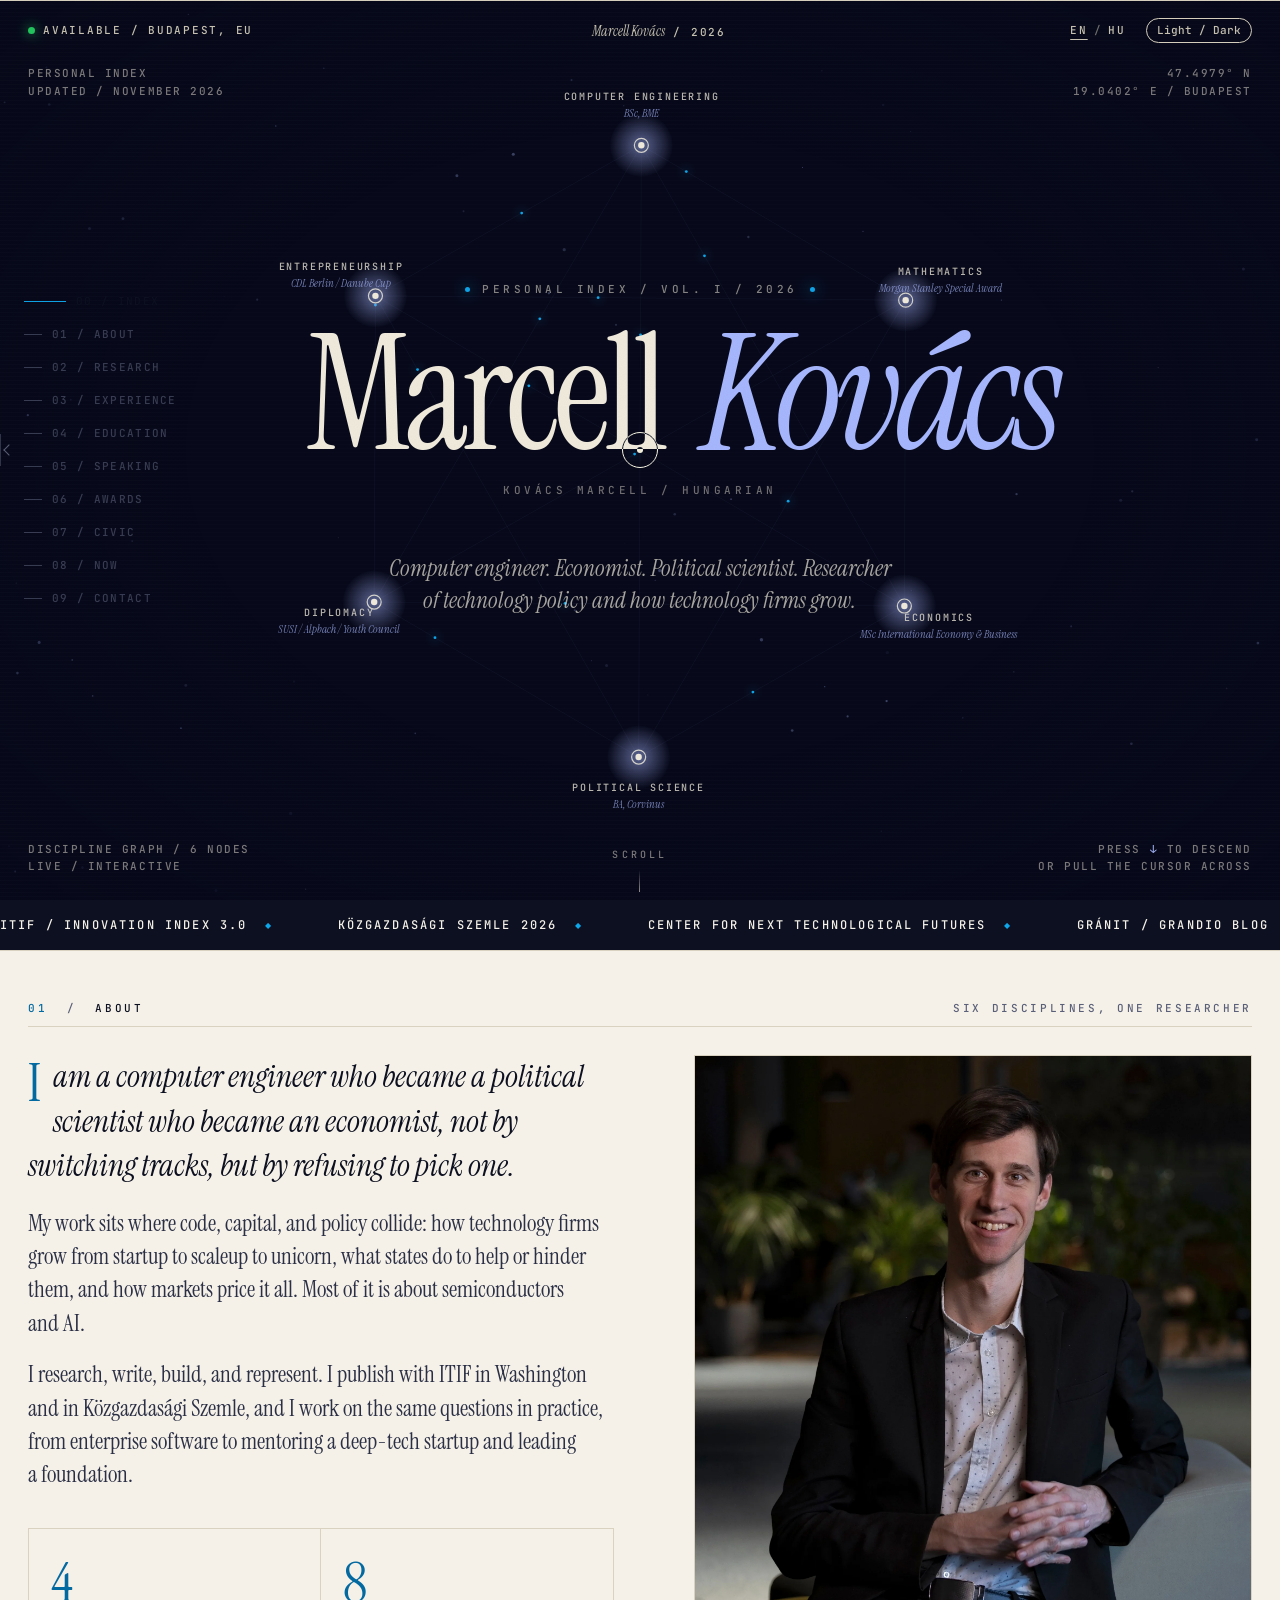
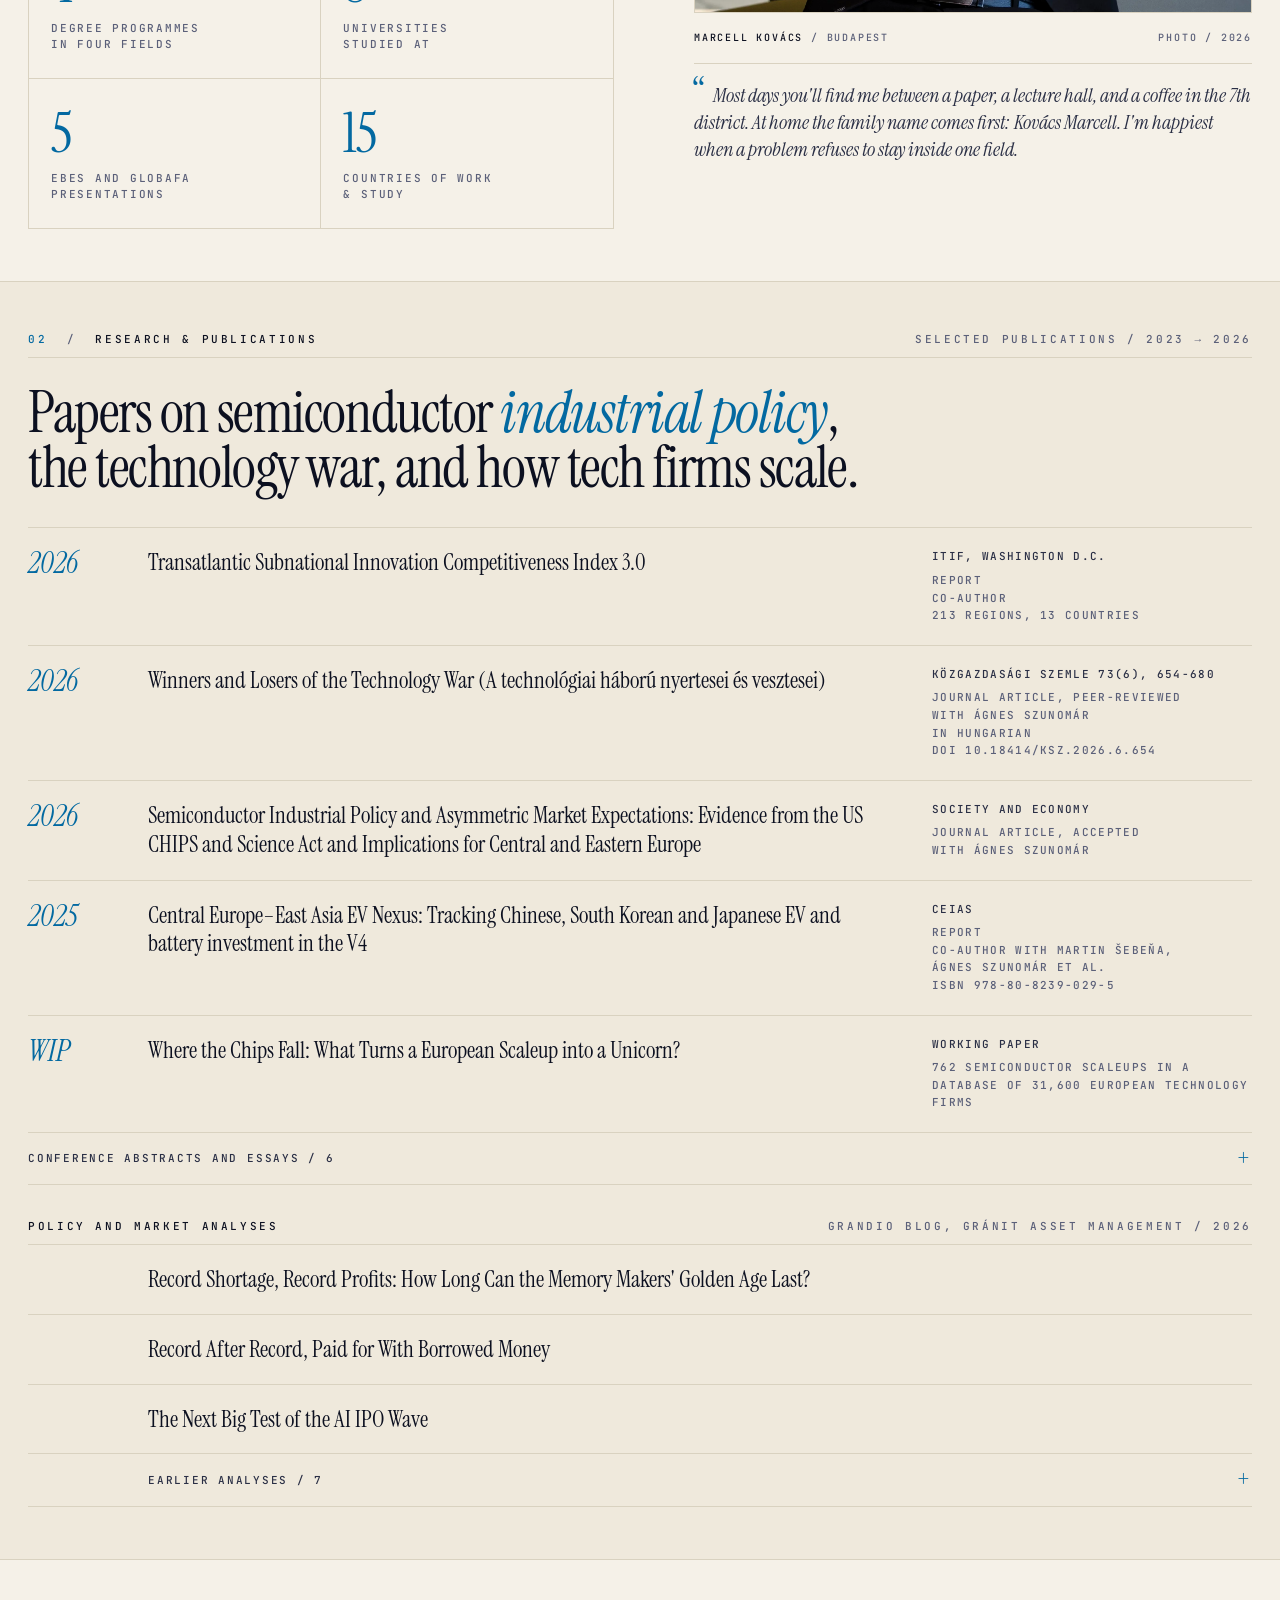
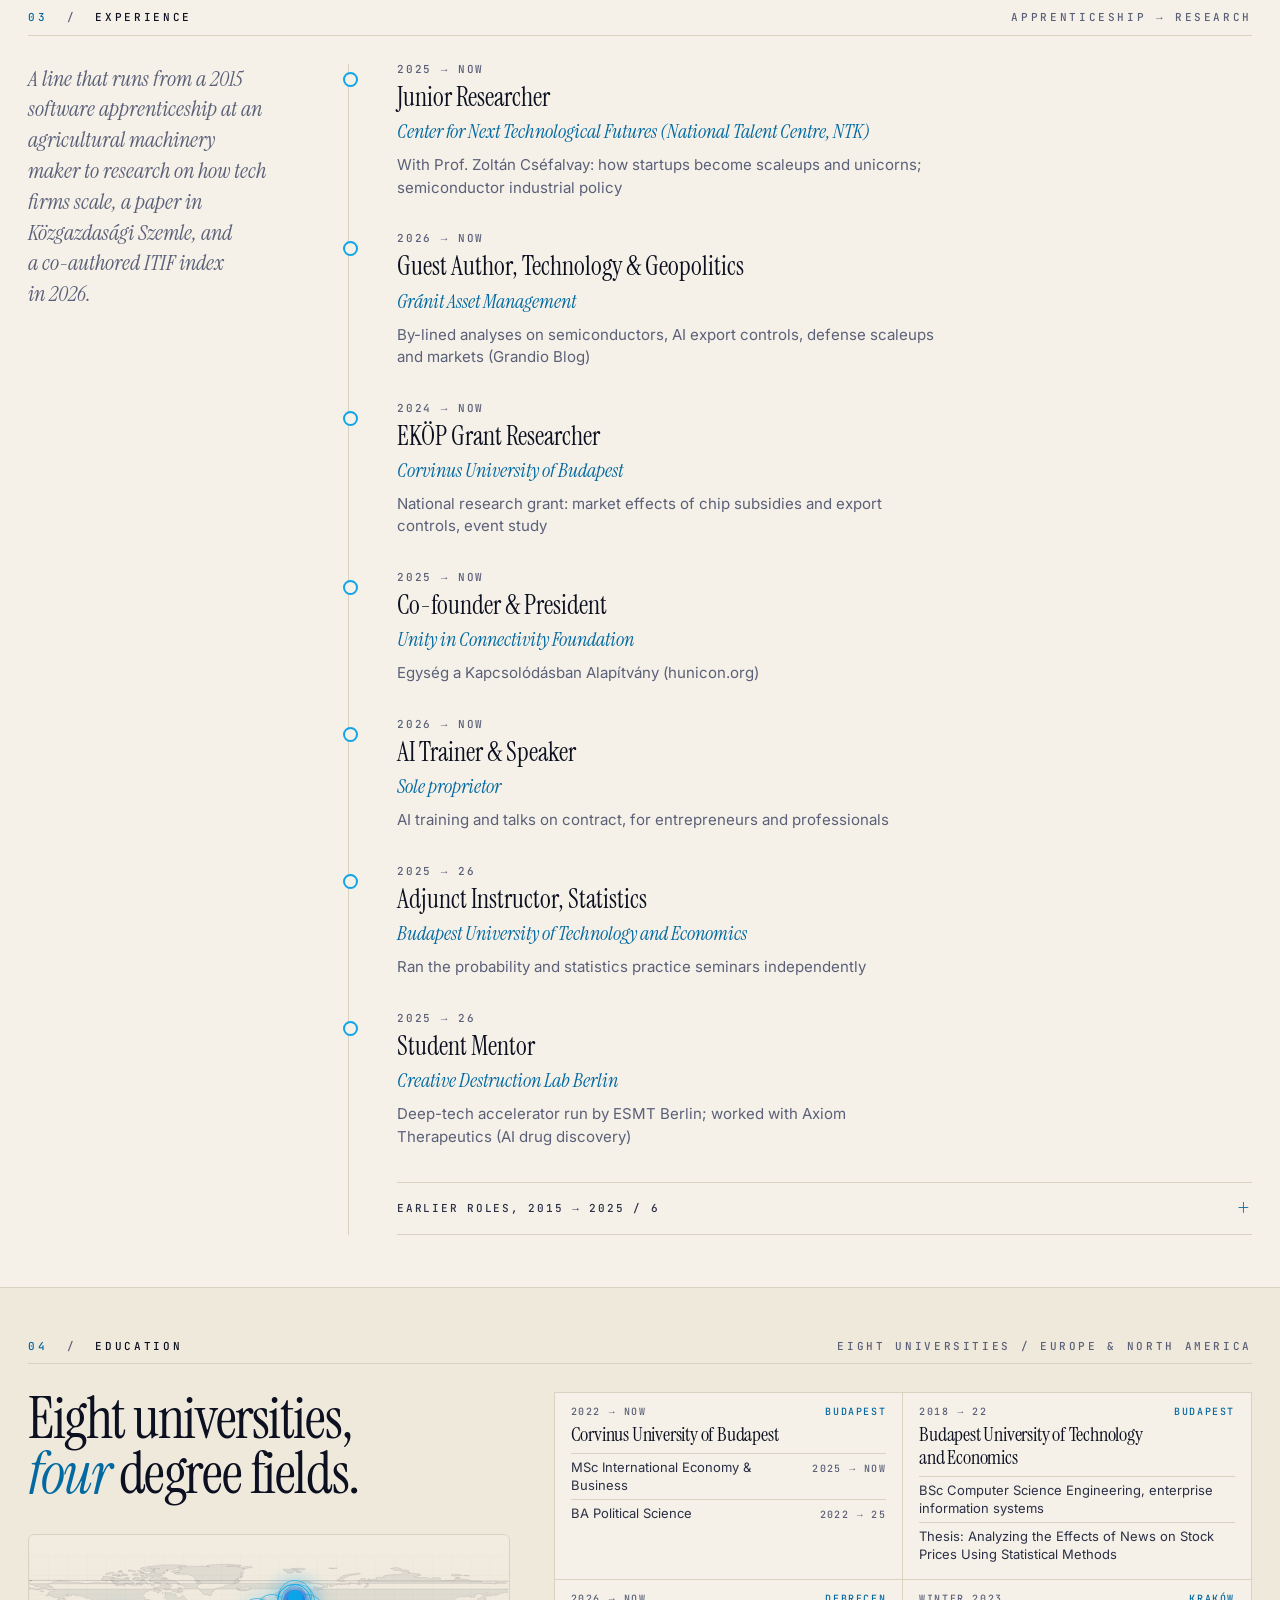
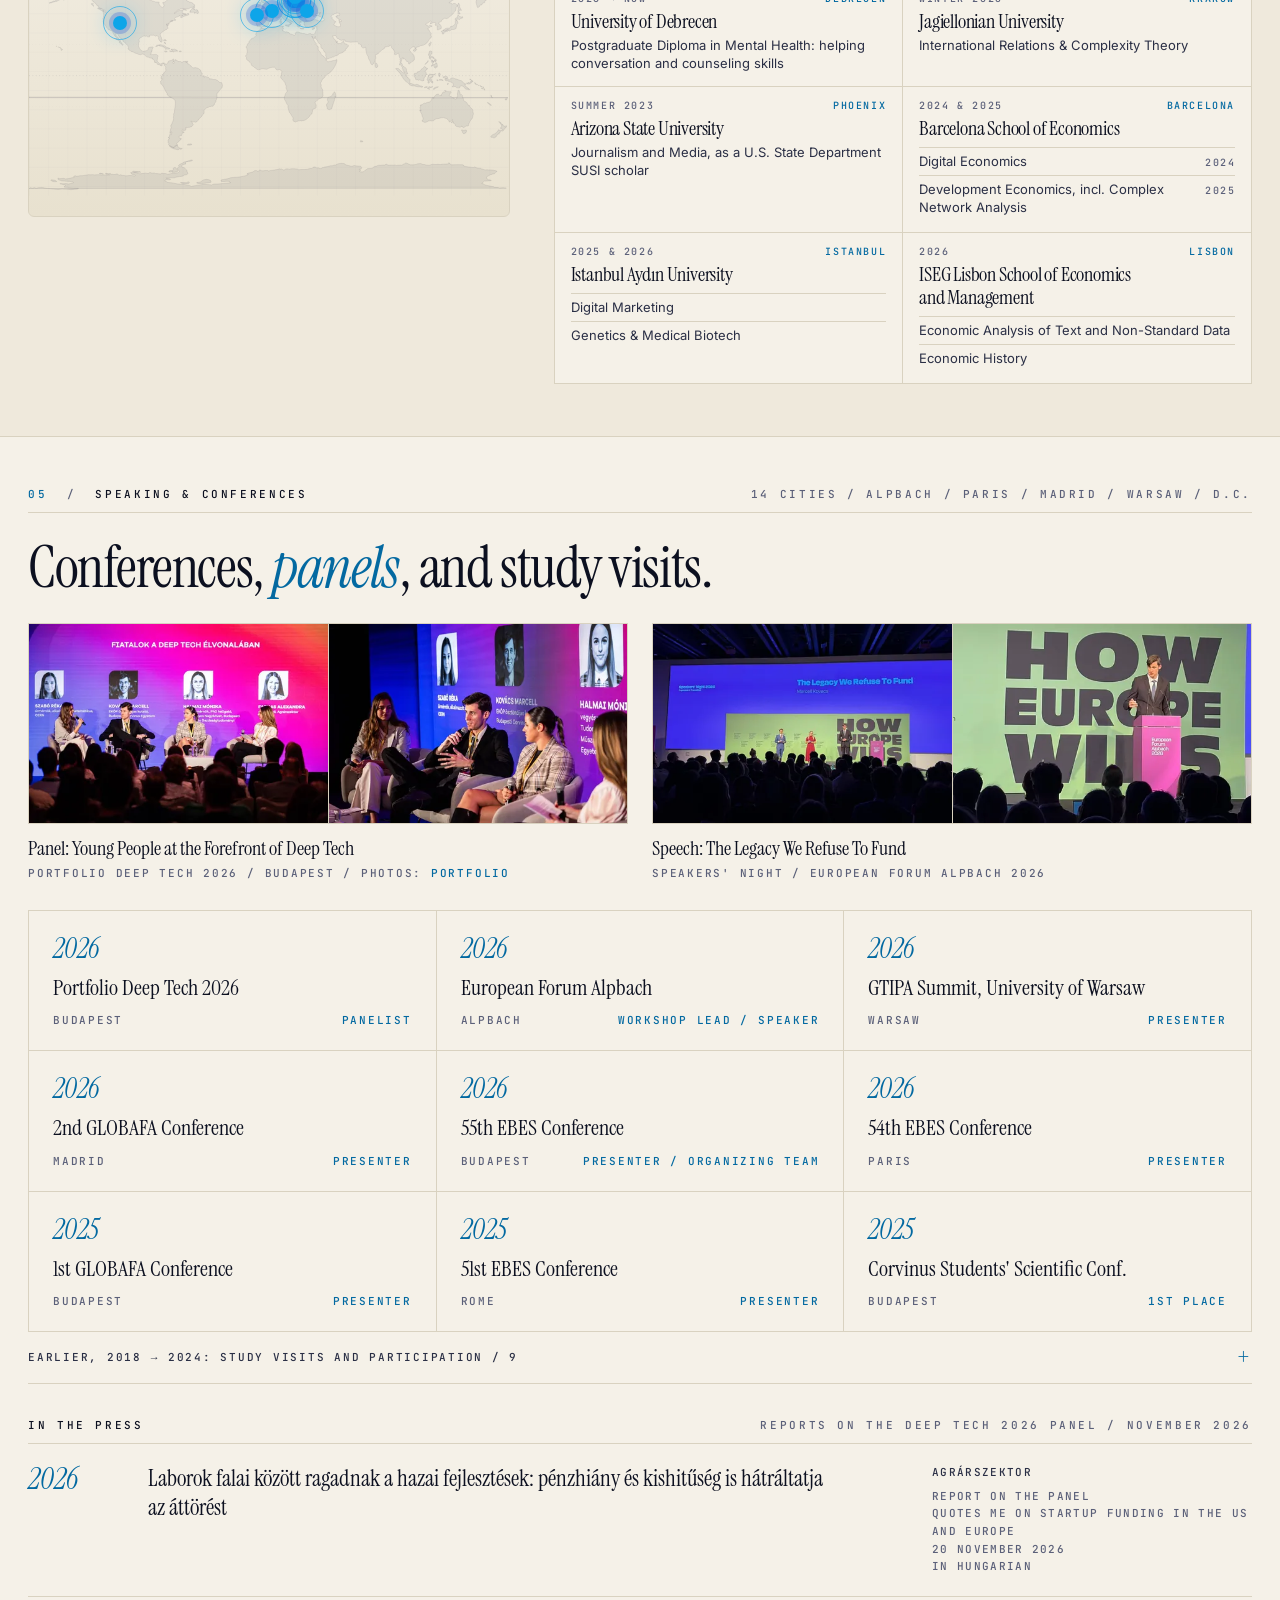
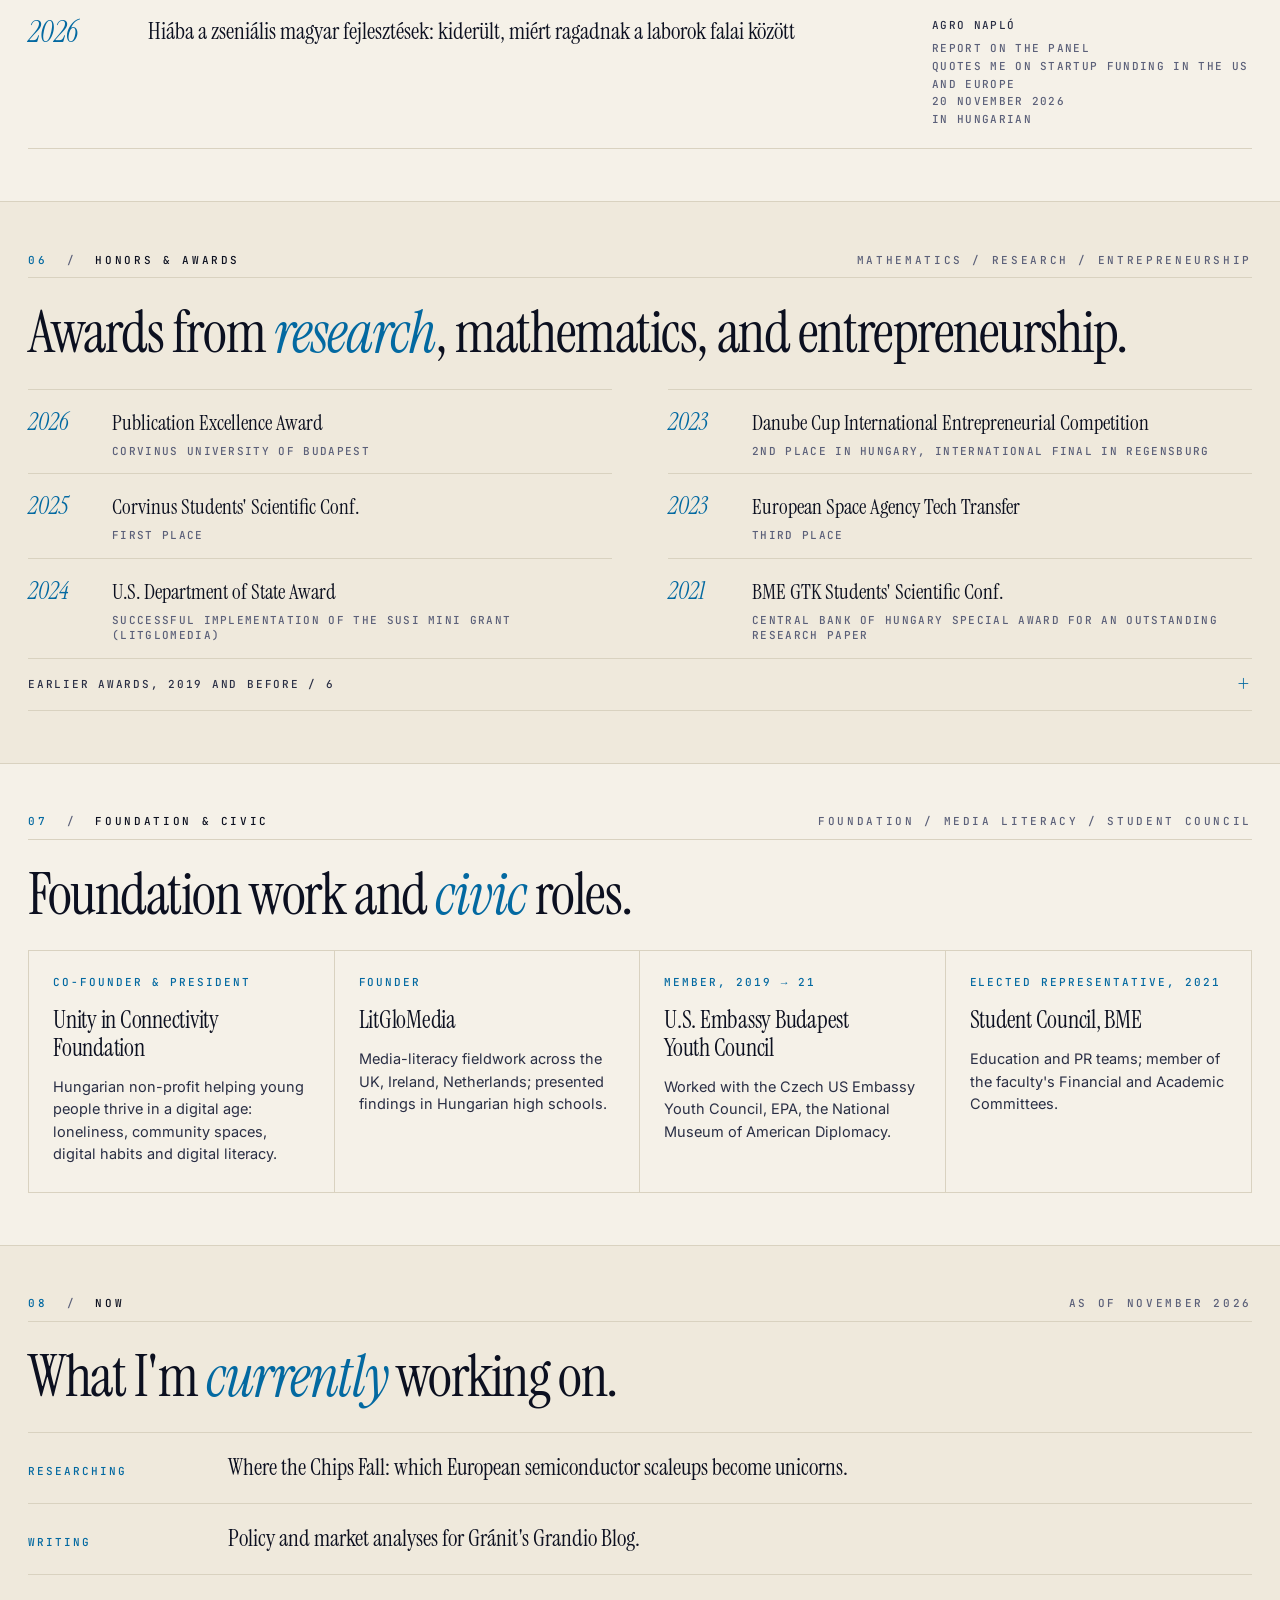
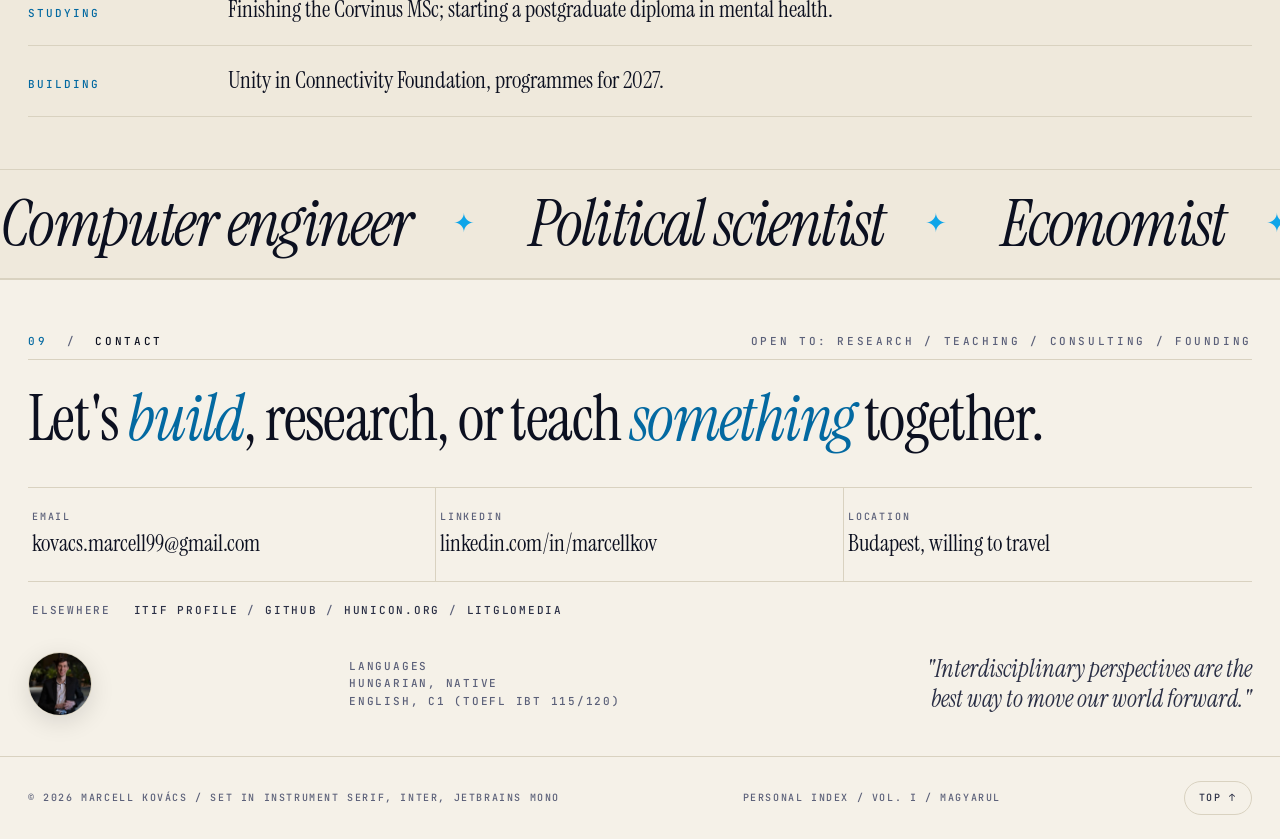
<file: index.html>
<!doctype html>
<html lang="en" data-mode="light">
<head>
<meta charset="utf-8" />
<meta name="viewport" content="width=device-width, initial-scale=1" />
<title>Marcell Kovács | Technology policy researcher, Budapest</title>
<link rel="icon" type="image/svg+xml" href="/favicon.svg" />
<link rel="icon" type="image/png" sizes="32x32" href="/favicon-32.png" />
<link rel="icon" type="image/png" sizes="96x96" href="/favicon-96.png" />
<link rel="apple-touch-icon" sizes="180x180" href="/apple-touch-icon.png" />
<meta name="theme-color" content="#0b1230" />
<link rel="canonical" href="https://marcellkovacs.me/" />
<link rel="alternate" hreflang="en" href="https://marcellkovacs.me/" />
<link rel="alternate" hreflang="hu" href="https://marcellkovacs.me/hu/" />
<link rel="alternate" hreflang="x-default" href="https://marcellkovacs.me/" />

<meta name="description" content="Marcell Kovács (Kovács Marcell) is a computer engineer, economist and political scientist in Budapest, researching semiconductor policy and how technology firms grow." />

<!-- Open Graph -->
<meta property="og:type" content="profile" />
<meta property="og:url" content="https://marcellkovacs.me/" />
<meta property="og:site_name" content="Marcell Kovács" />
<meta property="og:title" content="Marcell Kovács | Technology policy researcher, Budapest" />
<meta property="og:description" content="Marcell Kovács (Kovács Marcell) is a computer engineer, economist and political scientist in Budapest, researching semiconductor policy and how technology firms grow." />
<meta property="og:image" content="https://marcellkovacs.me/og-image.jpg" />
<meta property="og:image:width" content="1200" />
<meta property="og:image:height" content="630" />
<meta property="og:image:alt" content="Portrait of Marcell Kovács" />
<meta property="og:locale" content="en_US" />
<meta property="og:locale:alternate" content="hu_HU" />
<meta property="profile:first_name" content="Marcell" />
<meta property="profile:last_name" content="Kovács" />

<!-- Twitter -->
<meta name="twitter:card" content="summary_large_image" />
<meta name="twitter:title" content="Marcell Kovács | Technology policy researcher, Budapest" />
<meta name="twitter:description" content="Marcell Kovács (Kovács Marcell) is a computer engineer, economist and political scientist in Budapest, researching semiconductor policy and how technology firms grow." />
<meta name="twitter:image" content="https://marcellkovacs.me/og-image.jpg" />
<meta name="twitter:image:alt" content="Portrait of Marcell Kovács" />

<!-- Structured data: who this site is about. Every fact here is also visible on the page. -->
<script type="application/ld+json">
{
  "@context": "https://schema.org",
  "@graph": [
    {
      "@type": "WebSite",
      "@id": "https://marcellkovacs.me/#website",
      "url": "https://marcellkovacs.me/",
      "name": "Marcell Kovács",
      "alternateName": ["Kovács Marcell", "marcellkovacs.me"],
      "inLanguage": "en",
      "publisher": { "@id": "https://marcellkovacs.me/#person" }
    },
    {
      "@type": "ProfilePage",
      "@id": "https://marcellkovacs.me/#profilepage",
      "url": "https://marcellkovacs.me/",
      "name": "Marcell Kovács",
      "inLanguage": "en",
      "dateModified": "2026-11-23T16:37:44+01:00",
      "isPartOf": { "@id": "https://marcellkovacs.me/#website" },
      "mainEntity": { "@id": "https://marcellkovacs.me/#person" }
    },
    {
      "@type": "Person",
      "@id": "https://marcellkovacs.me/#person",
      "name": "Marcell Kovács",
      "givenName": "Marcell",
      "familyName": "Kovács",
      "alternateName": ["Kovács Marcell", "Marcell Kovacs", "Kovacs Marcell"],
      "url": "https://marcellkovacs.me/",
      "image": [
        "https://marcellkovacs.me/marcell.jpg",
        "https://marcellkovacs.me/og-image.jpg"
      ],
      "description": "Marcell Kovács (Kovács Marcell) is a computer engineer, economist and political scientist in Budapest, researching semiconductor policy and how technology firms grow.",
      "jobTitle": "Junior Researcher",
      "worksFor": { "@type": "Organization", "name": "Center for Next Technological Futures, National Talent Centre (NTK)" },
      "homeLocation": { "@type": "City", "name": "Budapest", "addressCountry": "HU" },
      "knowsLanguage": ["hu", "en"],
      "knowsAbout": [
        "Technology policy",
        "Semiconductor industrial policy",
        "Techno-nationalism",
        "Startup and scaleup growth",
        "AI export controls",
        "Digital economy"
      ],
      "alumniOf": [
        {
          "@type": "CollegeOrUniversity",
          "name": "Budapest University of Technology and Economics",
          "url": "https://www.bme.hu/"
        },
        {
          "@type": "CollegeOrUniversity",
          "name": "Corvinus University of Budapest",
          "url": "https://www.uni-corvinus.hu/"
        }
      ],
      "sameAs": [
        "https://www.linkedin.com/in/marcellkov",
        "https://github.com/kovacsmarcell",
        "https://itif.org/person/marcell-kovacs/",
        "https://www.portfolio.hu/rendezvenyek/eloado/kovacs-marcell/17038",
        "https://www.portfolio.hu/en/events/speaker/kovacs-marcell/17038"
      ]
    }
  ]
}
</script>

<!-- A colour mode chosen earlier in this browser session (the Light / Dark switch stores it)
     is applied here, before the first paint. app.js then brings the switch label in line. -->
<script>try{var m=sessionStorage.getItem('mode');if(m==='dark'||m==='light')document.documentElement.dataset.mode=m}catch(e){}</script>

<!-- the two Instrument Serif files that render the hero name -->
<link rel="preload" href="/fonts/instrument-serif-latin.woff2" as="font" type="font/woff2" crossorigin>
<link rel="preload" href="/fonts/instrument-serif-italic-latin.woff2" as="font" type="font/woff2" crossorigin>
<link rel="stylesheet" href="/styles.css?v=2026112306">
<noscript><style>.intro-curtain,.cursor-dot,.cursor-ring,.railToggle{display:none}.reveal{opacity:1;transform:none}body:not(.intro-done) .hero *{opacity:1!important;animation:none!important}body:not(.scrolled) .topbar{color:var(--ink-2)}</style></noscript>

</head>
<body>

<div class="intro-curtain" id="introCurtain" aria-hidden="true">
  <div class="ic-meta"><span>MARCELL KOVÁCS</span><span>PERSONAL INDEX</span><span>BUDAPEST</span></div>
  <div class="ic-mark">interdisciplinary<span class="dot"></span></div>
  <div class="ic-line"></div>
</div>

<script>
(function(){
  const c = document.getElementById('introCurtain');
  const reduced = matchMedia('(prefers-reduced-motion: reduce)').matches;
  if(reduced){ document.body.classList.add('intro-done'); c.remove(); return; }
  setTimeout(()=>{ c.classList.add('lift'); document.body.classList.add('intro-done'); }, 850);
  setTimeout(()=>{ c.remove(); }, 1600);
})();
</script>

<div class="grain"></div>
<div class="cursor-ring" id="cursorRing"></div>
<div class="cursor-dot"  id="cursorDot"></div>

<!-- TOPBAR -->
<header class="topbar">
  <span class="live"><span>Available<span class="loc"> / Budapest, EU</span></span></span>
  <span><span class="serif italic" style="font-style:italic;text-transform:none;letter-spacing:0;font-size:14px">Marcell Kovács</span> / 2026</span>
  <div class="tb-right">
    <nav class="lang" aria-label="Language">
      <span class="cur" aria-current="true">EN</span><span class="sep" aria-hidden="true">/</span><a href="/hu/" hreflang="hu" lang="hu" aria-label="HU, magyar változat">HU</a>
    </nav>
    <button class="modetoggle" id="modeToggle">Light / Dark</button>
  </div>
</header>

<!-- SIDE RAIL -->
<button class="railToggle" id="railToggle" aria-expanded="false" aria-controls="rail" aria-label="Toggle navigation"><span class="chev"></span></button>
<nav class="rail closed" id="rail" aria-label="Section navigation">
  <a href="#hero" data-target="hero">00 / Index</a>
  <a href="#about" data-target="about">01 / About</a>
  <a href="#research" data-target="research">02 / Research</a>
  <a href="#experience" data-target="experience">03 / Experience</a>
  <a href="#education" data-target="education">04 / Education</a>
  <a href="#speaking" data-target="speaking">05 / Speaking</a>
  <a href="#awards" data-target="awards">06 / Awards</a>
  <a href="#civic" data-target="civic">07 / Civic</a>
  <a href="#now" data-target="now">08 / Now</a>
  <a href="#contact" data-target="contact">09 / Contact</a>
</nav>

<main>
<!-- =================== HERO =================== -->
<section class="hero" id="hero" data-screen-label="00 Hero">
  <div class="bgwrap">
    <canvas id="netCanvas"></canvas>
    <div class="vignette"></div>
    <div class="scanlines"></div>
  </div>

  <div class="meta-tl">
    Personal Index<br>
    Updated / November 2026
  </div>
  <div class="meta-tr">
    47.4979° N<br>
    19.0402° E / Budapest
  </div>

  <div class="title">
    <div class="eyebrow"><span class="dot"></span>Personal Index / Vol. I / 2026<span class="dot"></span></div>
    <h1 id="heroName">
      Marcell <span class="ital">Kovács</span>
    </h1>
    <div class="nameHu"><span lang="hu">Kovács Marcell</span> / Hungarian</div>
    <p class="tag">
      Computer engineer. Economist. Political scientist. Researcher of <em>technology policy</em> and how <em>technology firms grow</em>.
    </p>
  </div>

  <div class="meta-bl">
    Discipline graph / 6 nodes<br>
    Live / interactive
  </div>
  <div class="meta-br">
    Press <span style="color:#a8b8ff">↓</span> to descend<br>
    or pull the cursor across
  </div>

  <div class="scroll-cue">Scroll</div>
</section>

<!-- =================== TICKER =================== -->
<div class="ticker" id="ticker">
  <div class="row" id="tickerRow">
    <span>ITIF / Innovation Index 3.0</span>
    <span lang="hu">Közgazdasági Szemle 2026</span>
    <span>Center for Next Technological Futures</span>
    <span>Gránit / Grandio Blog</span>
    <span>Portfolio Deep Tech 2026</span>
    <span>European Forum Alpbach</span>
    <span>GTIPA Summit, Warsaw</span>
    <span>GLOBAFA Budapest &amp; Madrid</span>
    <span>ISEG Lisbon</span>
    <span>Publication Excellence Award 2026</span>
    <span>TSMC / Techno-Nationalism</span>
    <span>CHIPS &amp; Science Act</span>
    <span>V4 × East Asian EVs</span>
    <span>EBES Paris 2026</span>
    <span>Creative Destruction Lab Berlin</span>
    <span>Unity in Connectivity Foundation</span>
    <span>U.S. Embassy Youth Council</span>
    <span>Battle of Ideas, London</span>
    <span>European Parliament, Brussels</span>
    <span>Ars Electronica, Linz</span>
    <span>Barcelona School of Economics</span>
    <span>Jagiellonian University, Kraków</span>
    <span>Arizona State, Phoenix</span>
    <span>Istanbul Aydın University</span>
    <div class="loopcopy" aria-hidden="true">
      <span>ITIF / Innovation Index 3.0</span>
      <span lang="hu">Közgazdasági Szemle 2026</span>
      <span>Center for Next Technological Futures</span>
      <span>Gránit / Grandio Blog</span>
      <span>Portfolio Deep Tech 2026</span>
      <span>European Forum Alpbach</span>
      <span>GTIPA Summit, Warsaw</span>
      <span>GLOBAFA Budapest &amp; Madrid</span>
      <span>ISEG Lisbon</span>
      <span>Publication Excellence Award 2026</span>
      <span>TSMC / Techno-Nationalism</span>
      <span>CHIPS &amp; Science Act</span>
      <span>V4 × East Asian EVs</span>
      <span>EBES Paris 2026</span>
      <span>Creative Destruction Lab Berlin</span>
      <span>Unity in Connectivity Foundation</span>
      <span>U.S. Embassy Youth Council</span>
      <span>Battle of Ideas, London</span>
      <span>European Parliament, Brussels</span>
      <span>Ars Electronica, Linz</span>
      <span>Barcelona School of Economics</span>
      <span>Jagiellonian University, Kraków</span>
      <span>Arizona State, Phoenix</span>
      <span>Istanbul Aydın University</span>
    </div>
  </div>
</div>

<!-- =================== ABOUT =================== -->
<section id="about" data-screen-label="01 About">
  <div class="wrap">
    <div class="eyebrow-row">
      <h2><span aria-hidden="true"><span class="num">01</span> &nbsp;/&nbsp; </span><span class="name">About</span></h2>
      <span>Six disciplines, one researcher</span>
    </div>
    <div class="grid">
      <div class="lede reveal">
        <p>I am a computer engineer who became a political scientist who became an economist, not by switching tracks, but by refusing to pick one.</p>
        <p>My work sits where code, capital, and policy collide: how technology firms grow from startup to scaleup to unicorn, what states do to help or hinder them, and how markets price it all. Most of it is about semiconductors and AI.</p>
        <p>I research, write, build, and represent. I publish with ITIF in Washington and in <span lang="hu">Közgazdasági Szemle</span>, and I work on the same questions in practice, from enterprise software to mentoring a deep-tech startup and leading a foundation.</p>
        <div class="stats reveal" id="aboutStats">
          <div><div class="n" data-count="4">4</div><div class="lab">degree programmes in four fields</div></div>
          <div><div class="n" data-count="8">8</div><div class="lab">universities studied at</div></div>
          <div><div class="n" data-count="5">5</div><div class="lab">EBES and GLOBAFA presentations</div></div>
          <div><div class="n" data-count="15">15</div><div class="lab">countries of work &amp; study</div></div>
        </div>
      </div>
      <div class="portrait reveal">
        <div class="frame">
          <span class="corner tl"></span><span class="corner tr"></span>
          <span class="corner bl"></span><span class="corner br"></span>
          <!-- Full-resolution source on purpose: the browser scales it down exactly as before, so the portrait stays as sharp on high-density screens. WebP keeps it far lighter than the JPEG fallback. -->
          <picture>
            <source type="image/webp" srcset="/marcell-kovacs-2048.webp" />
            <img src="/marcell.jpg" width="2048" height="2047" alt="Marcell Kovács" loading="lazy" />
          </picture>
        </div>
        <div class="cap">
          <span><b>Marcell Kovács</b> / Budapest</span>
          <span>Photo / 2026</span>
        </div>
        <p class="scribble">Most days you'll find me between a paper, a lecture hall, and a coffee in the 7th district. At home the family name comes first: <span lang="hu">Kovács Marcell</span>. I'm happiest when a problem refuses to stay inside one field.</p>
      </div>
    </div>
  </div>
</section>

<!-- =================== RESEARCH =================== -->
<section id="research" data-screen-label="02 Research">
  <div class="wrap">
    <div class="eyebrow-row">
      <span><span class="num">02</span> &nbsp;/&nbsp; <span class="name">Research &amp; Publications</span></span>
      <span>Selected publications / 2023 → 2026</span>
    </div>
    <h2 class="h-display reveal">Papers on semiconductor <span class="ital">industrial policy</span>, the technology war, and how tech firms scale.</h2>
    <div class="pubs" id="pubs" style="margin-top:32px">
      <div class="pub">
        <div class="yr">2026</div>
        <h3 class="ttl"><a class="tlink" href="https://itif.org/publications/2026/09/08/transatlantic-subnational-innovation-competitiveness-index-3-0/" target="_blank" rel="noopener">Transatlantic Subnational Innovation Competitiveness Index 3.0</a></h3>
        <div class="meta"><b>ITIF, Washington D.C.</b>Report<br>Co-author<br>213&nbsp;regions, 13&nbsp;countries</div>
      </div>
      <div class="pub">
        <div class="yr">2026</div>
        <h3 class="ttl"><a class="tlink" href="https://doi.org/10.18414/KSZ.2026.6.654" target="_blank" rel="noopener">Winners and Losers of the Technology War (<span lang="hu">A technológiai háború nyertesei és vesztesei</span>)</a></h3>
        <div class="meta"><b><span lang="hu">Közgazdasági Szemle</span> 73(6), 654-680</b>Journal article, peer-reviewed<br>with Ágnes&nbsp;Szunomár<br>in Hungarian<br>DOI 10.18414/KSZ.2026.6.654</div>
      </div>
      <div class="pub">
        <div class="yr">2026</div>
        <h3 class="ttl">Semiconductor Industrial Policy and Asymmetric Market Expectations: Evidence from the US CHIPS and Science Act and Implications for Central and Eastern Europe</h3>
        <div class="meta"><b>Society and Economy</b>Journal article, accepted<br>with Ágnes&nbsp;Szunomár</div>
      </div>
      <div class="pub">
        <div class="yr">2025</div>
        <h3 class="ttl"><a class="tlink" href="https://ceias.eu/central-europe-east-asia-ev-nexus/" target="_blank" rel="noopener">Central Europe–East Asia EV Nexus: Tracking Chinese, South Korean and Japanese EV and battery investment in the V4</a></h3>
        <div class="meta"><b>CEIAS</b>Report<br>Co-author with Martin&nbsp;Šebeňa, Ágnes&nbsp;Szunomár et al.<br>ISBN 978-80-8239-029-5</div>
      </div>
      <div class="pub">
        <div class="yr">WIP</div>
        <h3 class="ttl">Where the Chips Fall: What Turns a European Scaleup into a Unicorn?</h3>
        <div class="meta"><b>Working paper</b>762 semiconductor scaleups in a database of 31,600 European technology firms</div>
      </div>
    </div>
    <details class="more">
      <summary>Conference abstracts and essays / 6</summary>
      <div class="pubs">
        <div class="pub">
          <div class="yr">2026</div>
          <h3 class="ttl">Firm-Level Valuation in the New Wave of Techno-Nationalism: The Cases of TSMC Phoenix, Intel Magdeburg, and Rapidus Japan Investments</h3>
          <div class="meta"><b>55th EBES Conference, Budapest</b>Conference abstract<br>Sole author<br>ISBN 978-625-95653-6-1</div>
        </div>
        <div class="pub">
          <div class="yr">2026</div>
          <h3 class="ttl">New Wave of Techno-Nationalism? The Case of TSMC's U.S. Investment Phases</h3>
          <div class="meta"><b>54th EBES Conference, Paris</b>Conference abstract<br>Sole author<br>ISBN 978-625-95653-5-4</div>
        </div>
        <div class="pub">
          <div class="yr">2025</div>
          <h3 class="ttl">Global Financial Market Reactions to U.S. Semiconductor Industrial Policy</h3>
          <div class="meta"><b>1st GLOBAFA Conference, Budapest</b>Conference abstract<br>Sole author<br>ISBN 978-625-95653-2-3</div>
        </div>
        <div class="pub">
          <div class="yr">2025</div>
          <h3 class="ttl">The Economic Impact of Industrial Policy on the Global Semiconductor Supply Chain: An Event Study of the CHIPS and Science Act Passing Through the U.S. House of Representatives</h3>
          <div class="meta"><b>51st EBES Conference, Rome</b>Conference abstract<br>Sole author<br>ISBN 978-625-95653-1-6</div>
        </div>
        <div class="pub">
          <div class="yr">2024</div>
          <h3 class="ttl"><a class="tlink" href="https://litglomedia.com/" target="_blank" rel="noopener">Media Literacy Exchange: Insights from Oxford</a></h3>
          <div class="meta"><b>LitGloMedia Blog</b>Essay<br>with Luca Hullán</div>
        </div>
        <div class="pub">
          <div class="yr">2023</div>
          <h3 class="ttl">Technology &amp; Challenges of Democracy</h3>
          <div class="meta"><b>ASU Study of U.S. Institutes Blog</b>Essay<br>with Eni Shtjefni</div>
        </div>
      </div>
    </details>
    <div class="analyses" id="analyses">
      <div class="eyebrow-row">
        <h3 class="name">Policy and market analyses</h3>
        <span><a class="uline" href="https://granitalapkezelo.hu/en/szerzoink/kovacsm/" target="_blank" rel="noopener">Grandio Blog</a>, Gránit Asset Management / 2026</span>
      </div>
      <div class="pubs">
        <div class="pub"><h4 class="ttl"><a class="tlink" href="https://granitalapkezelo.hu/en/grandioblog/memory-chip-shortage-ai-record-profits-hbm/" target="_blank" rel="noopener">Record Shortage, Record Profits: How Long Can the Memory Makers' Golden Age Last?</a></h4></div>
        <div class="pub"><h4 class="ttl"><a class="tlink" href="https://granitalapkezelo.hu/en/grandioblog/nvidia-ai-infrastructure-financing-hyperscaler-debt/" target="_blank" rel="noopener">Record After Record, Paid for With Borrowed Money</a></h4></div>
        <div class="pub"><h4 class="ttl"><a class="tlink" href="https://granitalapkezelo.hu/en/grandioblog/openai-anthropic-ai-ipo-valuations/" target="_blank" rel="noopener">The Next Big Test of the AI IPO Wave</a></h4></div>
      </div>
      <details class="more">
        <summary>Earlier analyses / 7</summary>
        <div class="pubs">
          <div class="pub"><h4 class="ttl"><a class="tlink" href="https://granitalapkezelo.hu/en/grandioblog/european-chips-act-2-0-europe-chip-race/" target="_blank" rel="noopener">Can Europe Catch Up in the Global Chip Race? How Far Will the European Chips Act 2.0 Go?</a></h4></div>
          <div class="pub"><h4 class="ttl"><a class="tlink" href="https://granitalapkezelo.hu/en/grandioblog/taiwan-silicon-shield-tsmc-chip-manufacturing/" target="_blank" rel="noopener">The Island the World Economy Depends On: How Long Will the Silicon Shield Protect Taiwan?</a></h4></div>
          <div class="pub"><h4 class="ttl"><a class="tlink" href="https://granitalapkezelo.hu/en/grandioblog/chips-act-fabless-chipmakers-winners/" target="_blank" rel="noopener">The CHIPS Act Paradox: How Fabless Chipmakers Became Winners of the Tech War</a></h4></div>
          <div class="pub"><h4 class="ttl"><a class="tlink" href="https://granitalapkezelo.hu/en/grandioblog/ai-export-controls-switch-off-risk-digital-dependency/" target="_blank" rel="noopener">The Price of Dependency: When Washington Switches Off a Frontier AI Model</a></h4></div>
          <div class="pub"><h4 class="ttl"><a class="tlink" href="https://granitalapkezelo.hu/en/grandioblog/european-defense-scaleups-rearm-europe/" target="_blank" rel="noopener">European defense scaleups: who really benefits from ReArm Europe's €800 billion?</a></h4></div>
          <div class="pub"><h4 class="ttl"><a class="tlink" href="https://granitalapkezelo.hu/en/grandioblog/economic-paradox-modern-warfare-cheap-drones-expensive-interceptors/" target="_blank" rel="noopener">Cheap Drones, Costly Defense: The Economic Trap of Modern Warfare</a></h4></div>
          <div class="pub"><h4 class="ttl"><a class="tlink" href="https://granitalapkezelo.hu/en/grandioblog/why-elon-musk-build-data-centers-in-space/" target="_blank" rel="noopener">Why Would Elon Musk Build Data Centers in Space? The AI Era and Energy as the Real Bottleneck</a></h4></div>
        </div>
      </details>
    </div>
  </div>
</section>

<!-- =================== EXPERIENCE =================== -->
<section id="experience" data-screen-label="03 Experience">
  <div class="wrap">
    <div class="eyebrow-row">
      <h2><span aria-hidden="true"><span class="num">03</span> &nbsp;/&nbsp; </span><span class="name">Experience</span></h2>
      <span>Apprenticeship → Research</span>
    </div>
    <div class="wrap2">
      <p class="legend">A line that runs from a 2015 software apprenticeship at an agricultural machinery maker to research on how tech firms scale, a paper in <span lang="hu">Közgazdasági Szemle</span>, and a co-authored ITIF index in 2026.</p>
      <div class="roles">
        <ol id="expList">
          <li>
            <div class="per">2025 → now</div>
            <div class="role">Junior Researcher</div>
            <div class="org">Center for Next Technological Futures (National Talent Centre, NTK)</div>
            <div class="nt">With Prof. Zoltán Cséfalvay: how startups become scaleups and unicorns; semiconductor industrial policy</div>
          </li>
          <li>
            <div class="per">2026 → now</div>
            <div class="role">Guest Author, Technology &amp; Geopolitics</div>
            <div class="org">Gránit Asset Management</div>
            <div class="nt">By-lined analyses on semiconductors, AI export controls, defense scaleups and markets (Grandio Blog)</div>
          </li>
          <li>
            <div class="per">2024 → now</div>
            <div class="role">EKÖP Grant Researcher</div>
            <div class="org">Corvinus University of Budapest</div>
            <div class="nt">National research grant: market effects of chip subsidies and export controls, event study</div>
          </li>
          <li>
            <div class="per">2025 → now</div>
            <div class="role">Co-founder &amp; President</div>
            <div class="org">Unity in Connectivity Foundation</div>
            <div class="nt"><span lang="hu">Egység a Kapcsolódásban Alapítvány</span> (hunicon.org)</div>
          </li>
          <li>
            <div class="per">2026 → now</div>
            <div class="role">AI Trainer &amp; Speaker</div>
            <div class="org">Sole proprietor</div>
            <div class="nt">AI training and talks on contract, for entrepreneurs and professionals</div>
          </li>
          <li>
            <div class="per">2025 → 26</div>
            <div class="role">Adjunct Instructor, Statistics</div>
            <div class="org">Budapest University of Technology and Economics</div>
            <div class="nt">Ran the probability and statistics practice seminars independently</div>
          </li>
          <li>
            <div class="per">2025 → 26</div>
            <div class="role">Student Mentor</div>
            <div class="org">Creative Destruction Lab Berlin</div>
            <div class="nt">Deep-tech accelerator run by ESMT Berlin; worked with Axiom Therapeutics (AI drug discovery)</div>
          </li>
        </ol>
        <details class="more">
          <summary>Earlier roles, 2015 → 2025 / 6</summary>
          <ol>
            <li>
              <div class="per">2024 → 25</div>
              <div class="role">Research Assistant</div>
              <div class="org">Corvinus, Institute of Global Studies</div>
              <div class="nt">Visegrad Fund project: East Asian EV makers in the V4 EV transition</div>
            </li>
            <li>
              <div class="per">2023 → now</div>
              <div class="role">Founder</div>
              <div class="org">LitGloMedia</div>
              <div class="nt">Funded by Meridian International Center &amp; U.S. State Dept. (litglomedia.com)</div>
            </li>
            <li>
              <div class="per">2022 → 23</div>
              <div class="role">Participant</div>
              <div class="org">Hungarian Startup University Program</div>
              <div class="nt">Two-semester startup training</div>
            </li>
            <li>
              <div class="per">2021</div>
              <div class="role">Developer, ERP &amp; Controlling</div>
              <div class="org">Petasoft Kft.</div>
              <div class="nt">Coordinated a student team; data gathering and processing for an EY&nbsp;EasyBusiness ERP system</div>
            </li>
            <li>
              <div class="per">2019 → 21</div>
              <div class="role">Youth Council Member</div>
              <div class="org">U.S. Embassy Budapest</div>
              <div class="nt">Digital financial literacy with the Hungarian Money Museum</div>
            </li>
            <li>
              <div class="per">2015</div>
              <div class="role">Software Developer Apprentice</div>
              <div class="org">CLAAS Hungária Kft.</div>
              <div class="nt">Delivered a management data system solo, from specification to handover, in R&amp;D engineering support</div>
            </li>
          </ol>
        </details>
      </div>
    </div>
  </div>
</section>

<!-- =================== EDUCATION =================== -->
<section id="education" data-screen-label="04 Education">
  <div class="wrap">
    <div class="eyebrow-row">
      <span><span class="num">04</span> &nbsp;/&nbsp; <span class="name">Education</span></span>
      <span>Eight universities / Europe &amp; North America</span>
    </div>
    <div class="grid">
      <!-- left column: the heading with the map under it; right column: the schools. On a desktop
           the whole section is meant to fit one screen, so the map and the schools are seen together. -->
      <div class="lead">
        <h2 class="h-display reveal">Eight universities, <span class="ital">four</span> degree fields.</h2>
        <!-- decoration: the school list next to it carries the same cities as text -->
        <div class="map-wrap reveal" id="mapWrap" aria-hidden="true">
          <svg class="mapsvg" viewBox="0 0 1000 500" preserveAspectRatio="xMidYMid meet" id="worldSvg"></svg>
          <div id="pins"></div>
        </div>
      </div>
      <div class="schools reveal" id="schools">
        <div class="school" data-i="0" data-city="Budapest" data-lat="47.50" data-lng="19.04">
          <div class="yr"><span>2022 → now</span><span class="city">Budapest</span></div>
          <h3>Corvinus University of Budapest</h3>
          <ul class="degs">
            <li><span class="deg">MSc International Economy &amp; Business</span><span class="per">2025 → now</span></li>
            <li><span class="deg">BA Political Science</span><span class="per">2022 → 25</span></li>
          </ul>
        </div>
        <div class="school" data-i="1" data-city="Budapest" data-lat="47.48" data-lng="19.06">
          <div class="yr"><span>2018 → 22</span><span class="city">Budapest</span></div>
          <h3>Budapest University of Technology and Economics</h3>
          <ul class="degs">
            <li><span class="deg">BSc Computer Science Engineering, enterprise information systems</span></li>
            <li><span class="deg">Thesis: Analyzing the Effects of News on Stock Prices Using Statistical Methods</span></li>
          </ul>
        </div>
        <div class="school" data-i="2" data-city="Debrecen" data-lat="47.53" data-lng="21.63">
          <div class="yr"><span>2026 → now</span><span class="city">Debrecen</span></div>
          <h3>University of Debrecen</h3>
          <p>Postgraduate Diploma in Mental Health: helping conversation and counseling skills</p>
        </div>
        <div class="school" data-i="3" data-city="Kraków" data-lat="50.06" data-lng="19.94">
          <div class="yr"><span>Winter 2023</span><span class="city">Kraków</span></div>
          <h3>Jagiellonian University</h3>
          <p>International Relations &amp; Complexity Theory</p>
        </div>
        <div class="school" data-i="4" data-city="Phoenix" data-lat="33.45" data-lng="-112.07">
          <div class="yr"><span>Summer 2023</span><span class="city">Phoenix</span></div>
          <h3>Arizona State University</h3>
          <p>Journalism and Media, as a U.S. State Department SUSI scholar</p>
        </div>
        <div class="school" data-i="5" data-city="Barcelona" data-lat="41.39" data-lng="2.16">
          <div class="yr"><span>2024 &amp; 2025</span><span class="city">Barcelona</span></div>
          <h3>Barcelona School of Economics</h3>
          <ul class="degs">
            <li><span class="deg">Digital Economics</span><span class="per">2024</span></li>
            <li><span class="deg">Development Economics, incl. Complex Network Analysis</span><span class="per">2025</span></li>
          </ul>
        </div>
        <div class="school" data-i="6" data-city="Istanbul" data-lat="41.01" data-lng="28.97">
          <div class="yr"><span>2025 &amp; 2026</span><span class="city">Istanbul</span></div>
          <h3>Istanbul Aydın University</h3>
          <ul class="degs">
            <li><span class="deg">Digital Marketing</span></li>
            <li><span class="deg">Genetics &amp; Medical Biotech</span></li>
          </ul>
        </div>
        <div class="school" data-i="7" data-city="Lisbon" data-lat="38.72" data-lng="-9.14">
          <div class="yr"><span>2026</span><span class="city">Lisbon</span></div>
          <h3>ISEG Lisbon School of Economics and Management</h3>
          <ul class="degs">
            <li><span class="deg">Economic Analysis of Text and Non-Standard Data</span></li>
            <li><span class="deg">Economic History</span></li>
          </ul>
        </div>
      </div>
    </div>
  </div>
</section>

<!-- =================== SPEAKING =================== -->
<section id="speaking" data-screen-label="05 Speaking">
  <div class="wrap">
    <div class="eyebrow-row">
      <span><span class="num">05</span> &nbsp;/&nbsp; <span class="name">Speaking &amp; Conferences</span></span>
      <span>14 cities / Alpbach / Paris / Madrid / Warsaw&nbsp;/&nbsp;D.C.</span>
    </div>
    <h2 class="h-display reveal">Conferences, <span class="ital">panels</span>, and study visits.</h2>
    <!-- Photos from the stage: two shots per event, the two events side by side. The files in /photos/ are built
         by docs/gates/make_photos.py from originals that are kept outside the repo. -->
    <div class="stage reveal" id="stage">
      <figure class="shots">
        <div class="row">
          <picture>
            <source type="image/webp" srcset="/photos/marcell-kovacs-portfolio-deep-tech-2026-panel-480.webp 480w, /photos/marcell-kovacs-portfolio-deep-tech-2026-panel-960.webp 960w" sizes="(max-width:880px) 86vw, (max-width:1336px) 24vw, 314px" />
            <img src="/photos/marcell-kovacs-portfolio-deep-tech-2026-panel-960.jpg" width="960" height="640" loading="lazy" decoding="async" alt="Marcell Kovács on the panel Young People at the Forefront of Deep Tech at Portfolio Deep Tech 2026; the screen behind the stage shows the four participants' names" />
          </picture>
          <picture>
            <source type="image/webp" srcset="/photos/marcell-kovacs-portfolio-deep-tech-2026-speaking-480.webp 480w, /photos/marcell-kovacs-portfolio-deep-tech-2026-speaking-960.webp 960w" sizes="(max-width:880px) 86vw, (max-width:1336px) 24vw, 314px" />
            <img src="/photos/marcell-kovacs-portfolio-deep-tech-2026-speaking-960.jpg" width="960" height="640" loading="lazy" decoding="async" alt="Marcell Kovács speaking into a microphone on the Portfolio Deep Tech 2026 panel, his name on the screen behind him" />
          </picture>
        </div>
        <figcaption>
          <span class="t">Panel: Young People at the Forefront of Deep Tech</span>
          <span class="m">Portfolio Deep Tech 2026 / Budapest / Photos: <a class="uline" href="https://www.portfolio.hu/rendezvenyek/galeria/deep-tech-2026/3158" target="_blank" rel="noopener">Portfolio</a></span>
        </figcaption>
      </figure>
      <figure class="shots">
        <div class="row">
          <picture>
            <source type="image/webp" srcset="/photos/marcell-kovacs-alpbach-2026-speakers-night-480.webp 480w, /photos/marcell-kovacs-alpbach-2026-speakers-night-960.webp 960w" sizes="(max-width:880px) 86vw, (max-width:1336px) 24vw, 314px" />
            <img src="/photos/marcell-kovacs-alpbach-2026-speakers-night-960.jpg" width="960" height="640" loading="lazy" decoding="async" alt="The Speakers' Night stage at the European Forum Alpbach 2026; the screen shows the speech title The Legacy We Refuse To Fund and the name Marcell Kovacs" />
          </picture>
          <picture>
            <source type="image/webp" srcset="/photos/marcell-kovacs-alpbach-2026-lectern-480.webp 480w, /photos/marcell-kovacs-alpbach-2026-lectern-960.webp 960w" sizes="(max-width:880px) 86vw, (max-width:1336px) 24vw, 314px" />
            <img src="/photos/marcell-kovacs-alpbach-2026-lectern-960.jpg" width="960" height="640" loading="lazy" decoding="async" alt="Marcell Kovács speaking at the lectern of the European Forum Alpbach 2026" />
          </picture>
        </div>
        <figcaption>
          <span class="t">Speech: The Legacy We Refuse To Fund</span>
          <span class="m">Speakers' Night / European Forum Alpbach 2026</span>
        </figcaption>
      </figure>
    </div>
    <div class="grid" id="speak" style="margin-top:28px">
      <div class="card">
        <div class="yr">2026</div>
        <div class="v"><a class="tlink" href="https://www.portfolio.hu/en/events/speaker/kovacs-marcell/17038" target="_blank" rel="noopener">Portfolio Deep Tech 2026</a></div>
        <div class="c"><span>Budapest</span><span class="role">Panelist</span></div>
      </div>
      <div class="card">
        <div class="yr">2026</div>
        <div class="v">European Forum Alpbach</div>
        <div class="c"><span>Alpbach</span><span class="role">Workshop lead / Speaker</span></div>
      </div>
      <div class="card">
        <div class="yr">2026</div>
        <div class="v">GTIPA Summit, University of Warsaw</div>
        <div class="c"><span>Warsaw</span><span class="role">Presenter</span></div>
      </div>
      <div class="card">
        <div class="yr">2026</div>
        <div class="v">2nd GLOBAFA Conference</div>
        <div class="c"><span>Madrid</span><span class="role">Presenter</span></div>
      </div>
      <div class="card">
        <div class="yr">2026</div>
        <div class="v">55th EBES Conference</div>
        <div class="c"><span>Budapest</span><span class="role">Presenter / Organizing team</span></div>
      </div>
      <div class="card">
        <div class="yr">2026</div>
        <div class="v">54th EBES Conference</div>
        <div class="c"><span>Paris</span><span class="role">Presenter</span></div>
      </div>
      <div class="card">
        <div class="yr">2025</div>
        <div class="v">1st GLOBAFA Conference</div>
        <div class="c"><span>Budapest</span><span class="role">Presenter</span></div>
      </div>
      <div class="card">
        <div class="yr">2025</div>
        <div class="v">51st EBES Conference</div>
        <div class="c"><span>Rome</span><span class="role">Presenter</span></div>
      </div>
      <div class="card">
        <div class="yr">2025</div>
        <div class="v">Corvinus Students' Scientific Conf.</div>
        <div class="c"><span>Budapest</span><span class="role">1st place</span></div>
      </div>
    </div>
    <details class="more">
      <summary>Earlier, 2018 → 2024: study visits and participation / 9</summary>
      <div class="grid">
        <div class="card">
          <div class="yr">2024</div>
          <div class="v">Harvard Law School</div>
          <div class="c"><span>Cambridge, MA</span><span class="role">Study visit</span></div>
        </div>
        <div class="card">
          <div class="yr">2024</div>
          <div class="v">European Youth Week, EU Parliament</div>
          <div class="c"><span>Brussels</span><span class="role">Participant</span></div>
        </div>
        <div class="card">
          <div class="yr">2024</div>
          <div class="v">Study of U.S. Institutes Opening</div>
          <div class="c"><span>Online / Washington D.C.</span><span class="role">Panelist</span></div>
        </div>
        <div class="card">
          <div class="yr">2023/24</div>
          <div class="v">United Nations</div>
          <div class="c"><span>New York / Vienna</span><span class="role">Study visit</span></div>
        </div>
        <div class="card">
          <div class="yr">2023/24</div>
          <div class="v">OECD</div>
          <div class="c"><span>Paris</span><span class="role">Study visit</span></div>
        </div>
        <div class="card">
          <div class="yr">2023</div>
          <div class="v">Battle of Ideas</div>
          <div class="c"><span>London</span><span class="role">Participant</span></div>
        </div>
        <div class="card">
          <div class="yr">2023</div>
          <div class="v">Deutsch-Ungarisches Institut</div>
          <div class="c"><span>Zürich</span><span class="role">Participant</span></div>
        </div>
        <div class="card">
          <div class="yr">2023</div>
          <div class="v">Study of U.S. Institutes Opening</div>
          <div class="c"><span>Washington D.C.</span><span class="role">Participant</span></div>
        </div>
        <div class="card">
          <div class="yr">2018</div>
          <div class="v">Ars Electronica</div>
          <div class="c"><span>Linz</span><span class="role">Representing Hungary</span></div>
        </div>
      </div>
    </details>
    <!-- Press: reports that quote me. Both came out on the same day; the original report stands first. -->
    <div class="press" id="press">
      <div class="eyebrow-row">
        <h3 class="name">In the press</h3>
        <span>Reports on the Deep Tech 2026 panel / November 2026</span>
      </div>
      <div class="pubs">
        <div class="pub">
          <div class="yr">2026</div>
          <h4 class="ttl" lang="hu"><a class="tlink" href="https://www.agrarszektor.hu/vallalkozas/20261120/laborok-falai-kozott-ragadnak-a-hazai-fejlesztesek-penzhiany-es-kishituseg-is-hatraltatja-az-attorest-65831" target="_blank" rel="noopener">Laborok falai között ragadnak a hazai fejlesztések: pénzhiány és kishitűség is hátráltatja az áttörést</a></h4>
          <div class="meta"><b lang="hu">Agrárszektor</b>Report on the panel<br>Quotes me on startup funding in the US and Europe<br>20 November 2026<br>in Hungarian</div>
        </div>
        <div class="pub">
          <div class="yr">2026</div>
          <h4 class="ttl" lang="hu"><a class="tlink" href="https://www.agronaplo.hu/agrarhirek/20261120/hiaba-a-zsenialis-magyar-fejlesztesek-kiderult-miert-ragadnak-a-laborok-falai-kozott-41457" target="_blank" rel="noopener">Hiába a zseniális magyar fejlesztések: kiderült, miért ragadnak a laborok falai között</a></h4>
          <div class="meta"><b lang="hu">Agro Napló</b>Report on the panel<br>Quotes me on startup funding in the US and Europe<br>20 November 2026<br>in Hungarian</div>
        </div>
      </div>
    </div>
  </div>
</section>

<!-- =================== AWARDS =================== -->
<section id="awards" data-screen-label="06 Awards">
  <div class="wrap">
    <div class="eyebrow-row">
      <span><span class="num">06</span> &nbsp;/&nbsp; <span class="name">Honors &amp; Awards</span></span>
      <span>Mathematics / Research / Entrepreneurship</span>
    </div>
    <h2 class="h-display reveal">Awards from <span class="ital">research</span>, mathematics, and entrepreneurship.</h2>
    <div class="list" id="awardList" style="margin-top:28px">
      <div class="row">
        <div class="yr">2026</div>
        <div class="nm">Publication Excellence Award</div>
        <div class="nt">Corvinus University of&nbsp;Budapest</div>
      </div>
      <div class="row">
        <div class="yr">2025</div>
        <div class="nm">Corvinus Students' Scientific Conf.</div>
        <div class="nt">First place</div>
      </div>
      <div class="row">
        <div class="yr">2024</div>
        <div class="nm">U.S. Department of State Award</div>
        <div class="nt">Successful implementation of the SUSI Mini Grant (LitGloMedia)</div>
      </div>
      <div class="row">
        <div class="yr">2023</div>
        <div class="nm">Danube Cup International Entrepreneurial Competition</div>
        <div class="nt">2nd place in Hungary, international final in Regensburg</div>
      </div>
      <div class="row">
        <div class="yr">2023</div>
        <div class="nm">European Space Agency Tech Transfer</div>
        <div class="nt">Third place</div>
      </div>
      <div class="row">
        <div class="yr">2021</div>
        <div class="nm">BME GTK Students' Scientific Conf.</div>
        <div class="nt">Central Bank of Hungary special award for an outstanding research paper</div>
      </div>
    </div>
    <details class="more">
      <summary>Earlier awards, 2019 and before / 6</summary>
      <div class="list">
        <div class="row">
          <div class="yr">2019</div>
          <div class="nm">BME Mathematics Contest</div>
          <div class="nt">Morgan Stanley Special Award</div>
        </div>
        <div class="row">
          <div class="yr">2019</div>
          <div class="nm">BME × Central Bank Research Competition</div>
          <div class="nt">Special Award, 'The future of money'</div>
        </div>
        <div class="row">
          <div class="yr">2019</div>
          <div class="nm">Nokia Codejam</div>
          <div class="nt">Hackathon award</div>
        </div>
        <div class="row">
          <div class="yr"></div>
          <div class="nm">&lt;19 Freestyle Computing Competition</div>
          <div class="nt">Award</div>
        </div>
        <div class="row">
          <div class="yr"></div>
          <div class="nm">National Olympiad in Informatics (OKTV)</div>
          <div class="nt">Honoree</div>
        </div>
        <div class="row">
          <div class="yr"></div>
          <div class="nm">CheckINN Tourism Innovation Competition</div>
          <div class="nt">Finalist</div>
        </div>
      </div>
    </details>
  </div>
</section>

<!-- =================== CIVIC =================== -->
<section id="civic" data-screen-label="07 Civic">
  <div class="wrap">
    <div class="eyebrow-row">
      <span><span class="num">07</span> &nbsp;/&nbsp; <span class="name">Foundation &amp; Civic</span></span>
      <span>Foundation / Media literacy / Student council</span>
    </div>
    <h2 class="h-display reveal">Foundation work and <span class="ital">civic</span> roles.</h2>
    <div class="grid" id="civicGrid" style="margin-top:28px">
      <div class="card">
        <div class="role">Co-founder &amp; President</div>
        <h3><a class="tlink" href="https://hunicon.org" target="_blank" rel="noopener">Unity in Connectivity Foundation</a></h3>
        <p>Hungarian non-profit helping young people thrive in a digital age: loneliness, community spaces, digital habits and digital literacy.</p>
      </div>
      <div class="card">
        <div class="role">Founder</div>
        <h3><a class="tlink" href="https://litglomedia.com/" target="_blank" rel="noopener">LitGloMedia</a></h3>
        <p>Media-literacy fieldwork across the UK, Ireland, Netherlands; presented findings in Hungarian high schools.</p>
      </div>
      <div class="card">
        <div class="role">Member, 2019 → 21</div>
        <h3>U.S. Embassy Budapest Youth Council</h3>
        <p>Worked with the Czech US Embassy Youth Council, EPA, the National Museum of American Diplomacy.</p>
      </div>
      <div class="card">
        <div class="role">Elected Representative, 2021</div>
        <h3>Student Council, BME</h3>
        <p>Education and PR teams; member of the faculty's Financial and Academic Committees.</p>
      </div>
    </div>
  </div>
</section>

<!-- =================== NOW =================== -->
<section id="now" data-screen-label="08 Now">
  <div class="wrap">
    <div class="eyebrow-row">
      <span><span class="num">08</span> &nbsp;/&nbsp; <span class="name">Now</span></span>
      <span>As of November 2026</span>
    </div>
    <h2 class="h-display">What I'm <span class="ital">currently</span> working on.</h2>
    <div class="lines" id="nowLines">
      <div class="line"><div class="k">Researching</div><div class="v">Where the Chips Fall: which European semiconductor scaleups become unicorns.</div></div>
      <div class="line"><div class="k">Writing</div><div class="v">Policy and market analyses for Gránit's Grandio Blog.</div></div>
      <div class="line"><div class="k">Studying</div><div class="v">Finishing the Corvinus MSc; starting a postgraduate diploma in mental health.</div></div>
      <div class="line"><div class="k">Building</div><div class="v">Unity in Connectivity Foundation, programmes for 2027.</div></div>
    </div>
  </div>
</section>

<!-- marquee signature -->
<div class="signmarquee">
  <div class="row" id="signRow">
    <span>Computer engineer</span>
    <span>Political scientist</span>
    <span>Economist</span>
    <span>Researcher</span>
    <span>Founder</span>
    <div class="loopcopy" aria-hidden="true">
      <span>Computer engineer</span>
      <span>Political scientist</span>
      <span>Economist</span>
      <span>Researcher</span>
      <span>Founder</span>
    </div>
  </div>
</div>
<!-- =================== CONTACT =================== -->
<section id="contact" data-screen-label="09 Contact">
  <div class="wrap">
    <div class="eyebrow-row">
      <span><span class="num">09</span> &nbsp;/&nbsp; <span class="name">Contact</span></span>
      <span>Open to: research / teaching / consulting / founding</span>
    </div>
    <h2>Let's <span class="ital">build</span>, research, or teach <span class="ital">something</span> together.</h2>
    <div class="channels">
      <a class="magnetic" id="emailLink" href="#" rel="nofollow">
        <span class="k">Email</span>
        <span class="v uline" id="emailText">[ reveal ]</span>
      </a>
      <a class="magnetic" href="https://www.linkedin.com/in/marcellkov/" target="_blank" rel="me noopener">
        <span class="k">LinkedIn</span>
        <span class="v uline">linkedin.com/in/marcellkov</span>
      </a>
      <a class="magnetic" href="#hero">
        <span class="k">Location</span>
        <span class="v uline">Budapest, willing to travel</span>
      </a>
    </div>
    <p class="elsewhere"><span class="k">Elsewhere</span>
      <span class="nb"><a class="uline" href="https://itif.org/person/marcell-kovacs/" target="_blank" rel="me noopener">ITIF profile</a> /</span>
      <span class="nb"><a class="uline" href="https://github.com/kovacsmarcell" target="_blank" rel="me noopener">GitHub</a> /</span>
      <span class="nb"><a class="uline" href="https://hunicon.org" target="_blank" rel="noopener">hunicon.org</a> /</span>
      <a class="uline" href="https://litglomedia.com/" target="_blank" rel="noopener">LitGloMedia</a>
    </p>
    <div class="signoff">
      <div class="avatar" aria-hidden="true"><picture><source type="image/webp" srcset="/marcell-kovacs-256.webp" /><img src="/marcell-kovacs-256.jpg" width="256" height="256" alt="" loading="lazy" decoding="async" /></picture></div>
      <div class="lang">
        Languages<br>
        Hungarian, Native<br>
        English, C1 (TOEFL iBT 115/120)
      </div>
      <div class="sig">"Interdisciplinary perspectives are the best way to move our world forward."</div>
    </div>
  </div>
</section>
</main>

<footer>
  <span>© 2026 Marcell Kovács / Set in Instrument Serif, Inter, JetBrains Mono</span>
  <span>Personal Index / Vol. I / <a class="uline" href="/hu/" hreflang="hu" lang="hu">Magyarul</a></span>
  <a href="#hero" class="toTop" id="toTop" aria-label="Back to top">Top <span class="arr">↑</span></a>
</footer>

<script>
// Assemble the contact email at runtime. The literal address never appears
// in the served HTML or in any single string in this script, so regex-based
// scrapers grepping the response body or this file find nothing. Humans
// (and JS-aware crawlers, which are rarer) see a normal mailto link.
(function(){
  var a = document.getElementById('emailLink');
  var t = document.getElementById('emailText');
  if(!a || !t) return;
  var u = ['ko','vacs','.marc','ell','99'].join('');
  var d = ['gm','ail','.','com'].join('');
  var addr = u + String.fromCharCode(64) + d;
  // Set href only on first user interaction, not on load: even after
  // JS runs, the document has no mailto: attribute for a scraper to find
  // unless it actually hovers or clicks.
  var arm = function(){
    a.href = String.fromCharCode(109,97,105,108,116,111,58) + addr;
  };
  a.addEventListener('mouseenter', arm, { once: true });
  a.addEventListener('focus', arm, { once: true });
  a.addEventListener('touchstart', arm, { once: true, passive: true });
  t.textContent = addr;
})();
</script>

<!-- Every text app.js writes into the page. Each language version of the page
     carries its own copy of this block and shares app.js. -->
<script type="application/json" id="uiStrings">
{
  "modeToggle": { "light": "Light / Dark", "dark": "Dark / Light" },
  "heroNodes": {
    "cs":   { "label": "Computer Engineering", "detail": "BSc, BME" },
    "math": { "label": "Mathematics",          "detail": "Morgan Stanley Special Award" },
    "econ": { "label": "Economics",            "detail": "MSc International Economy & Business" },
    "pol":  { "label": "Political Science",    "detail": "BA, Corvinus" },
    "dip":  { "label": "Diplomacy",            "detail": "SUSI / Alpbach / Youth Council" },
    "biz":  { "label": "Entrepreneurship",     "detail": "CDL Berlin / Danube Cup" }
  }
}
</script>
<script src="/world-path.js?v=20261116" defer></script>
<script src="/app.js?v=2026112306" defer></script>

</body>
</html>
</file>
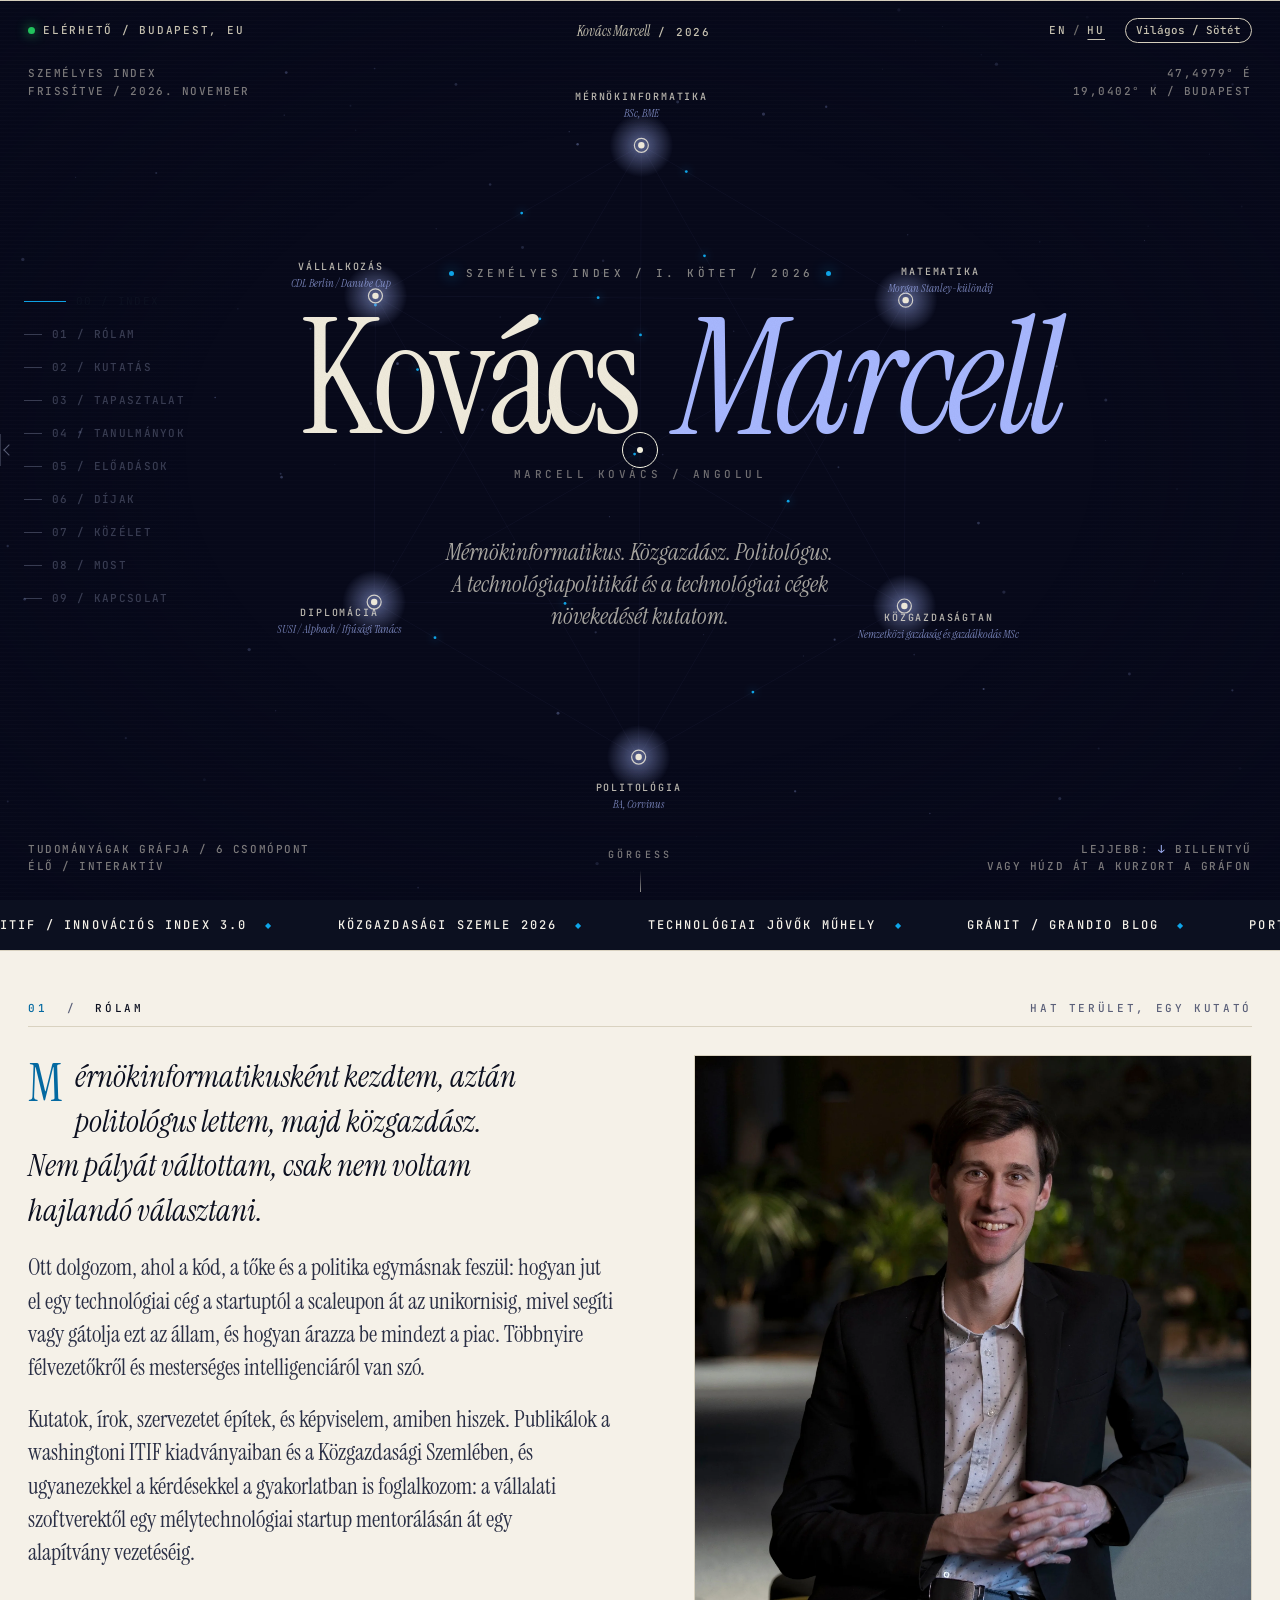
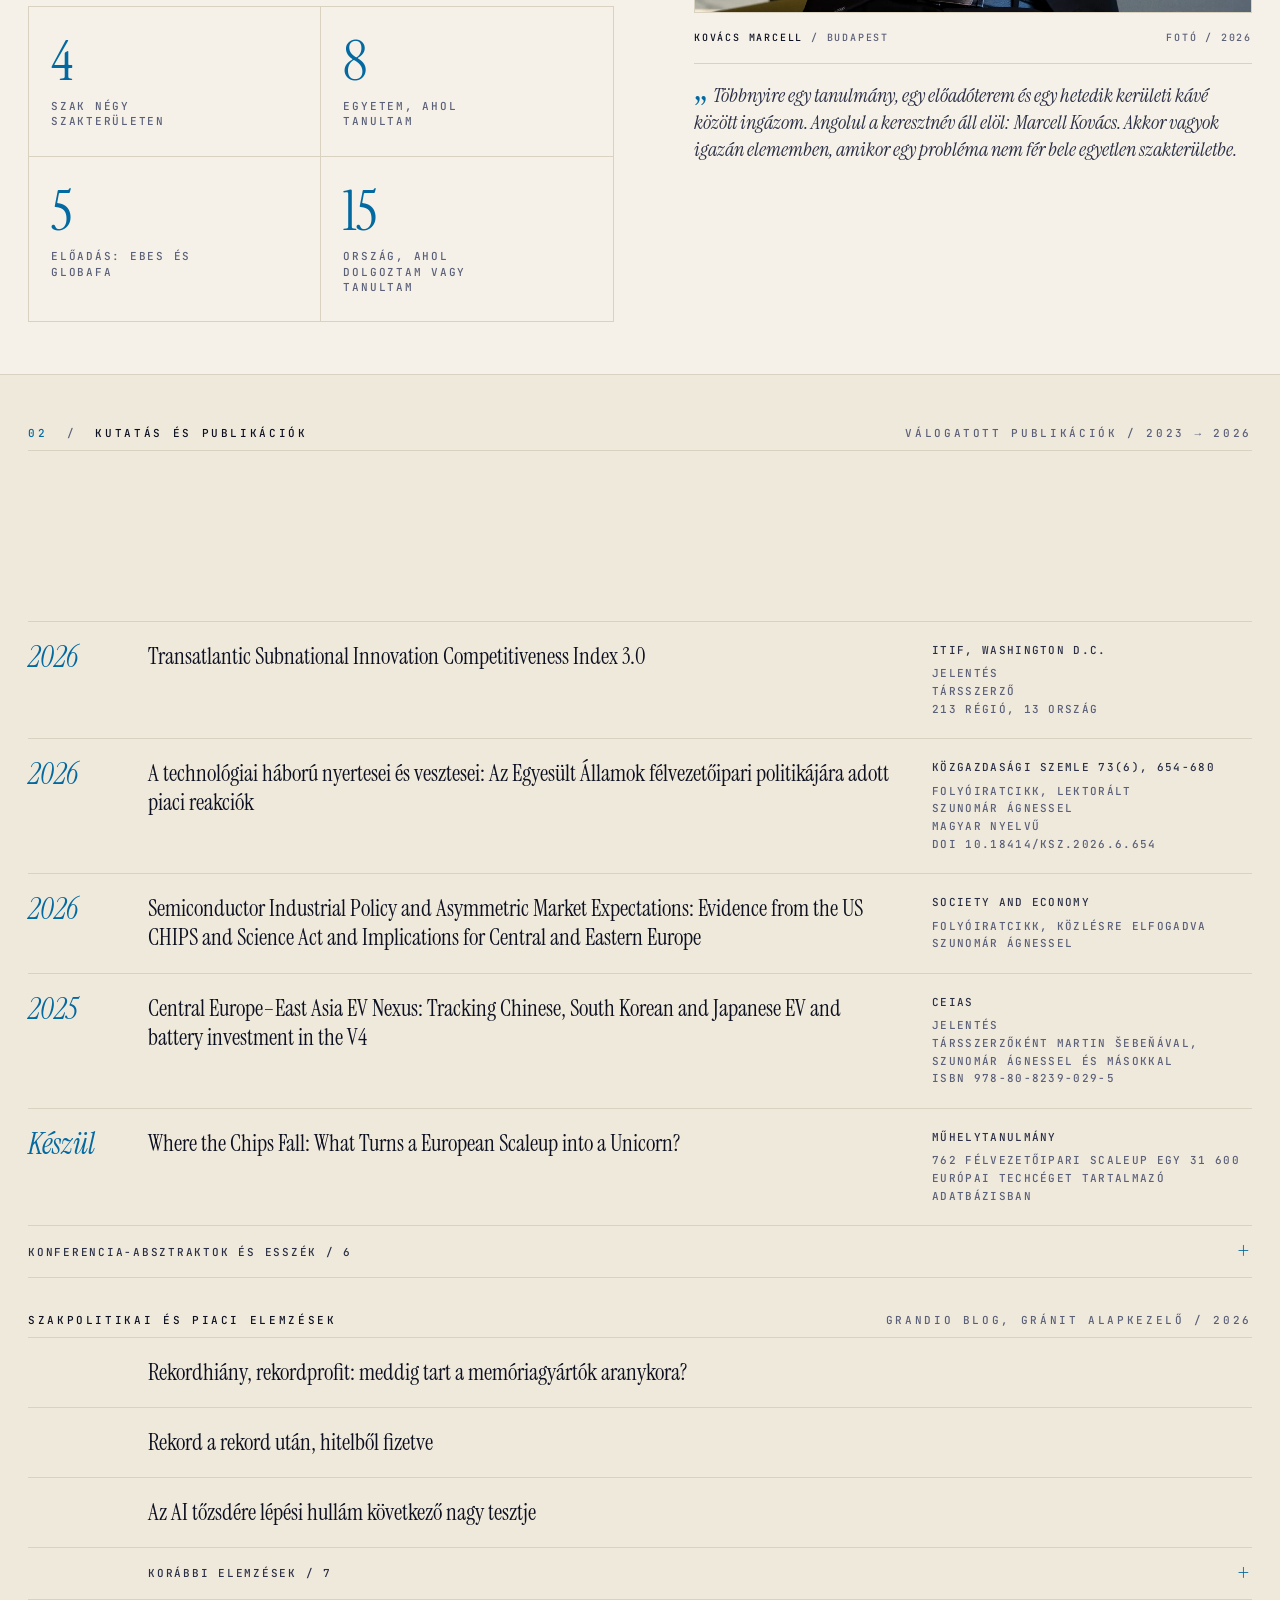
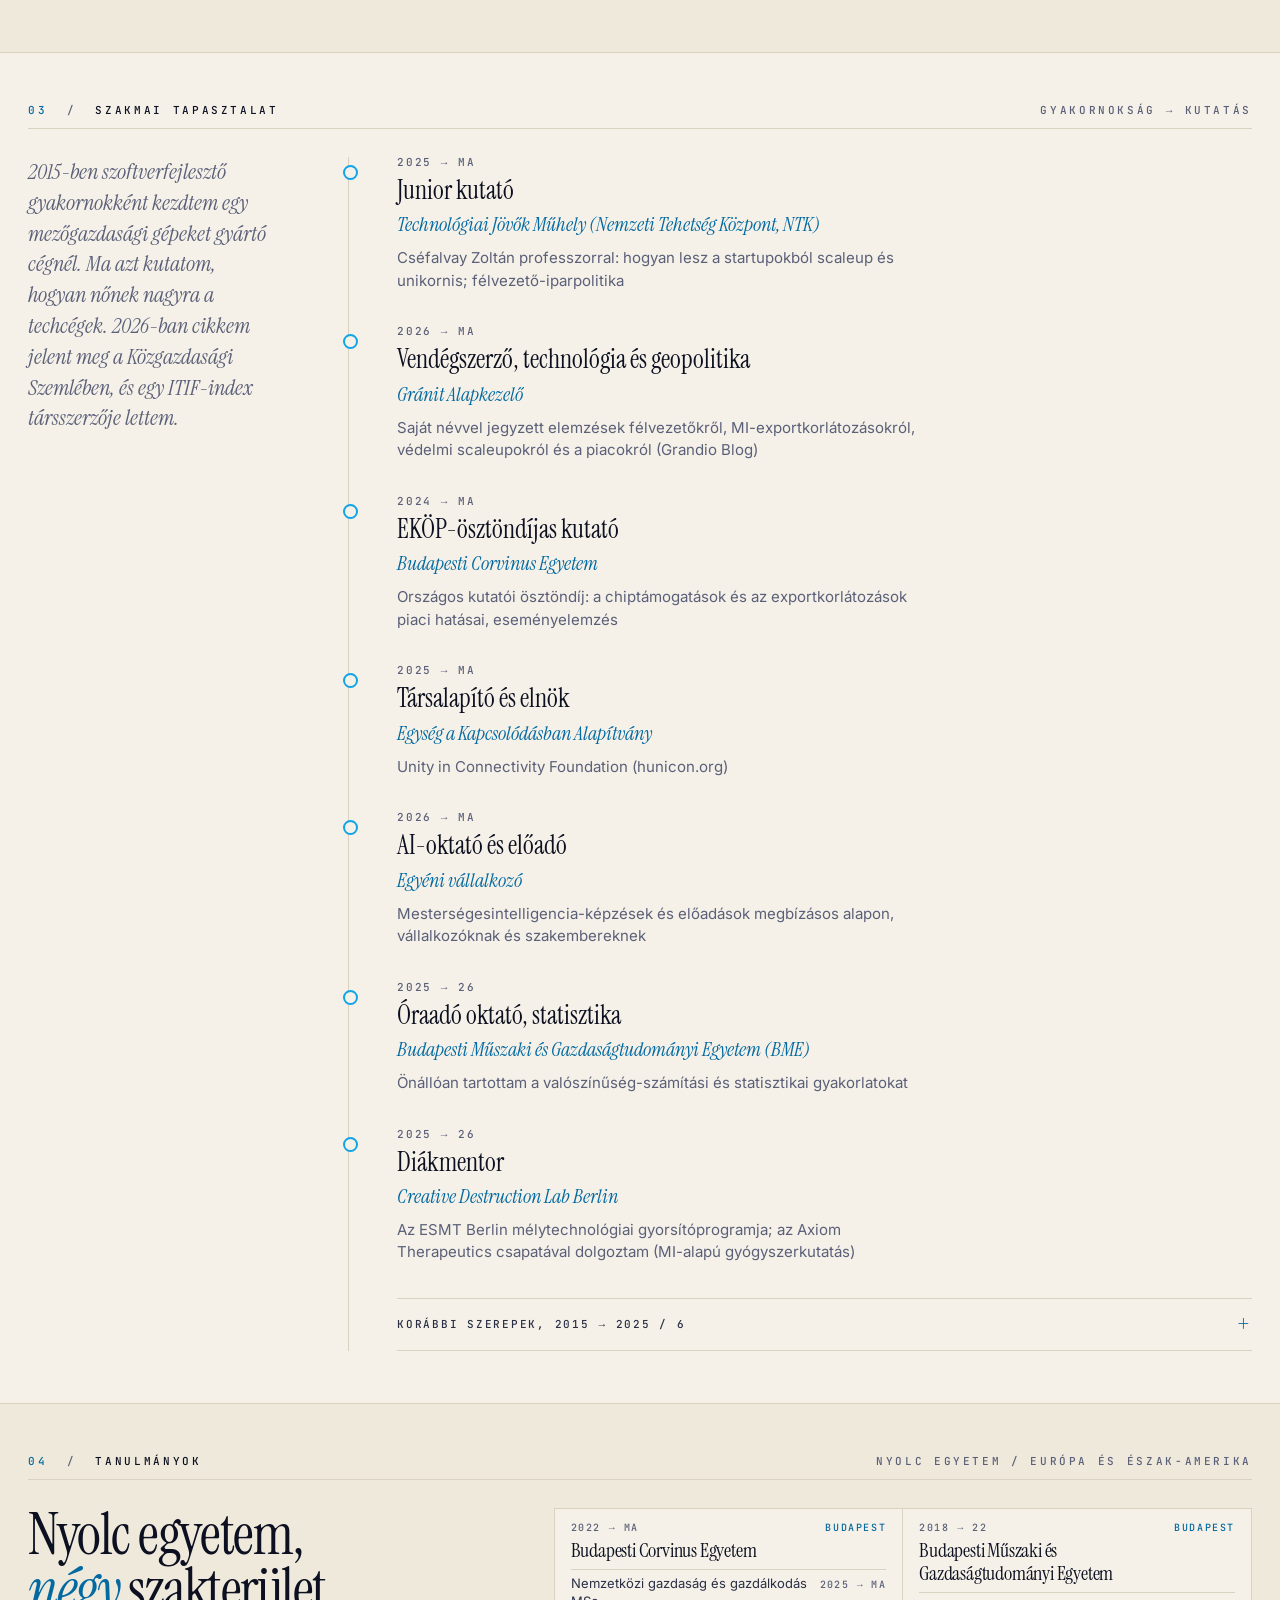
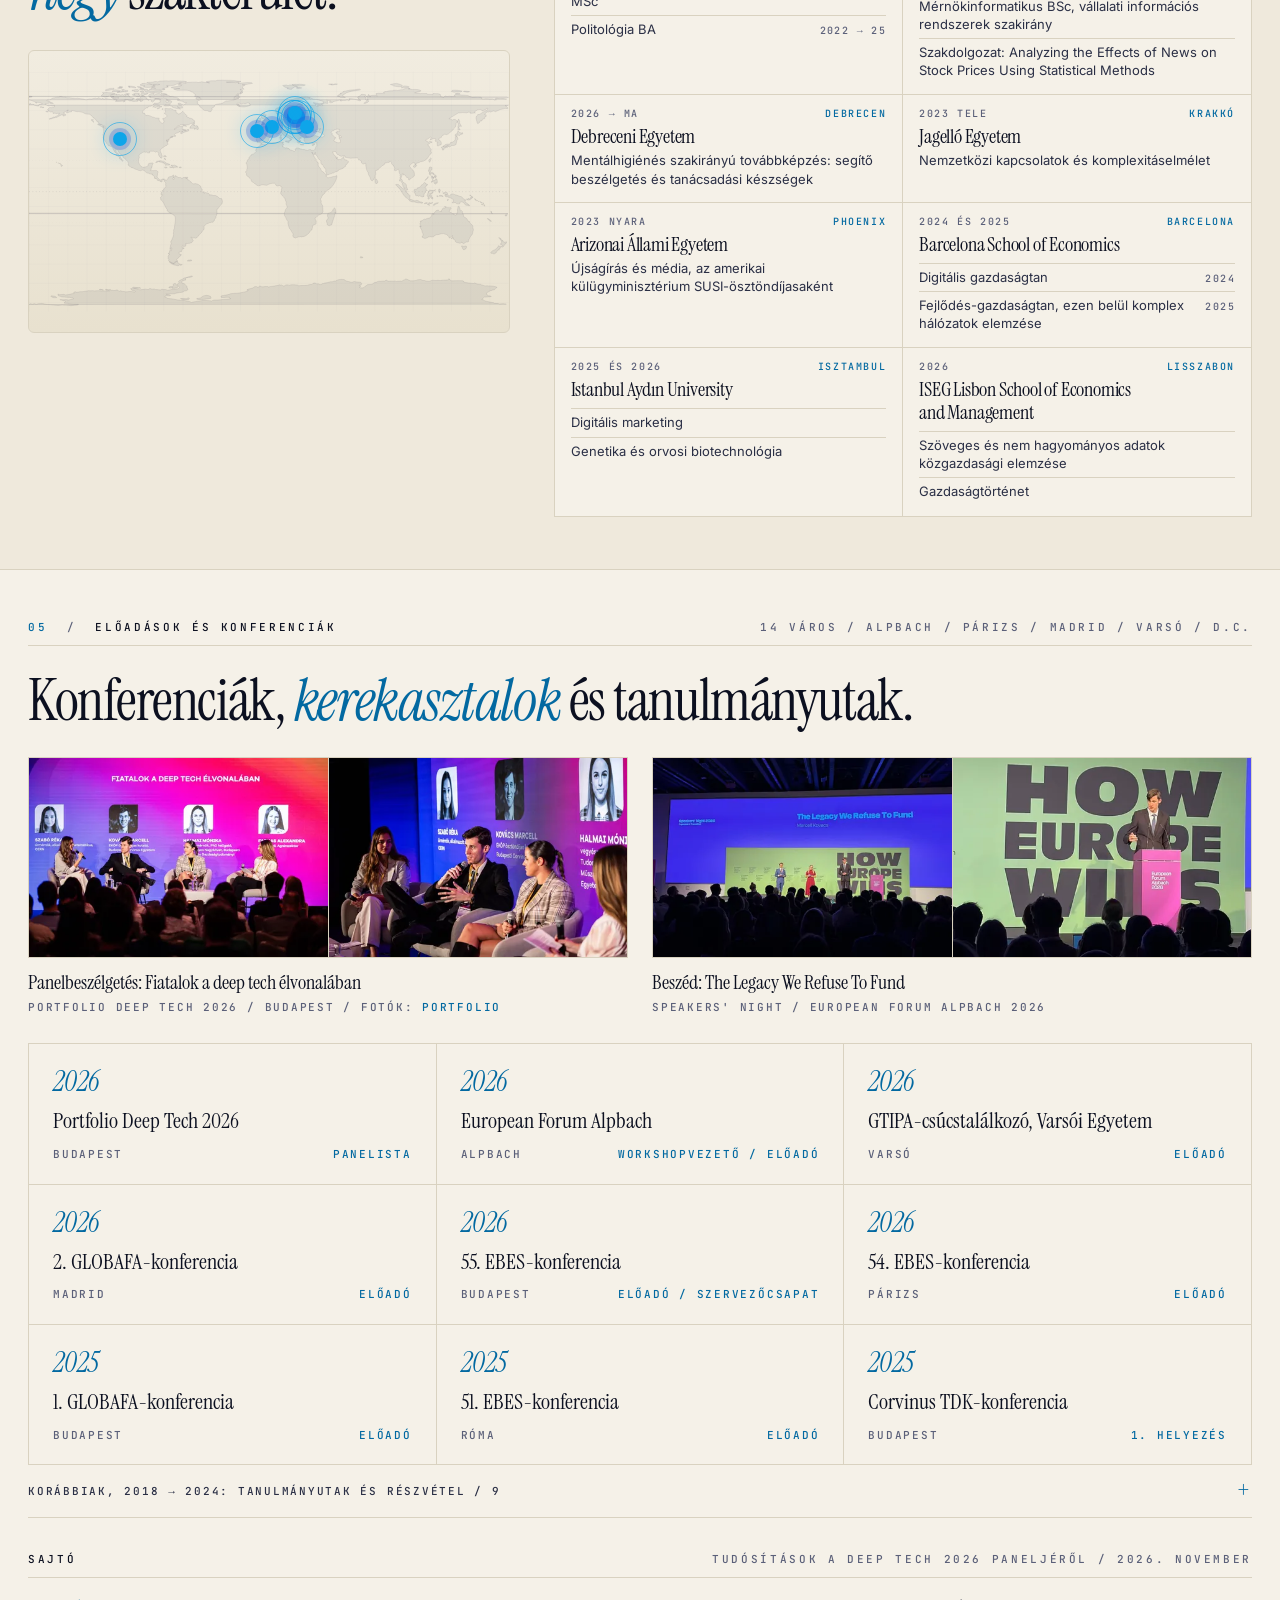
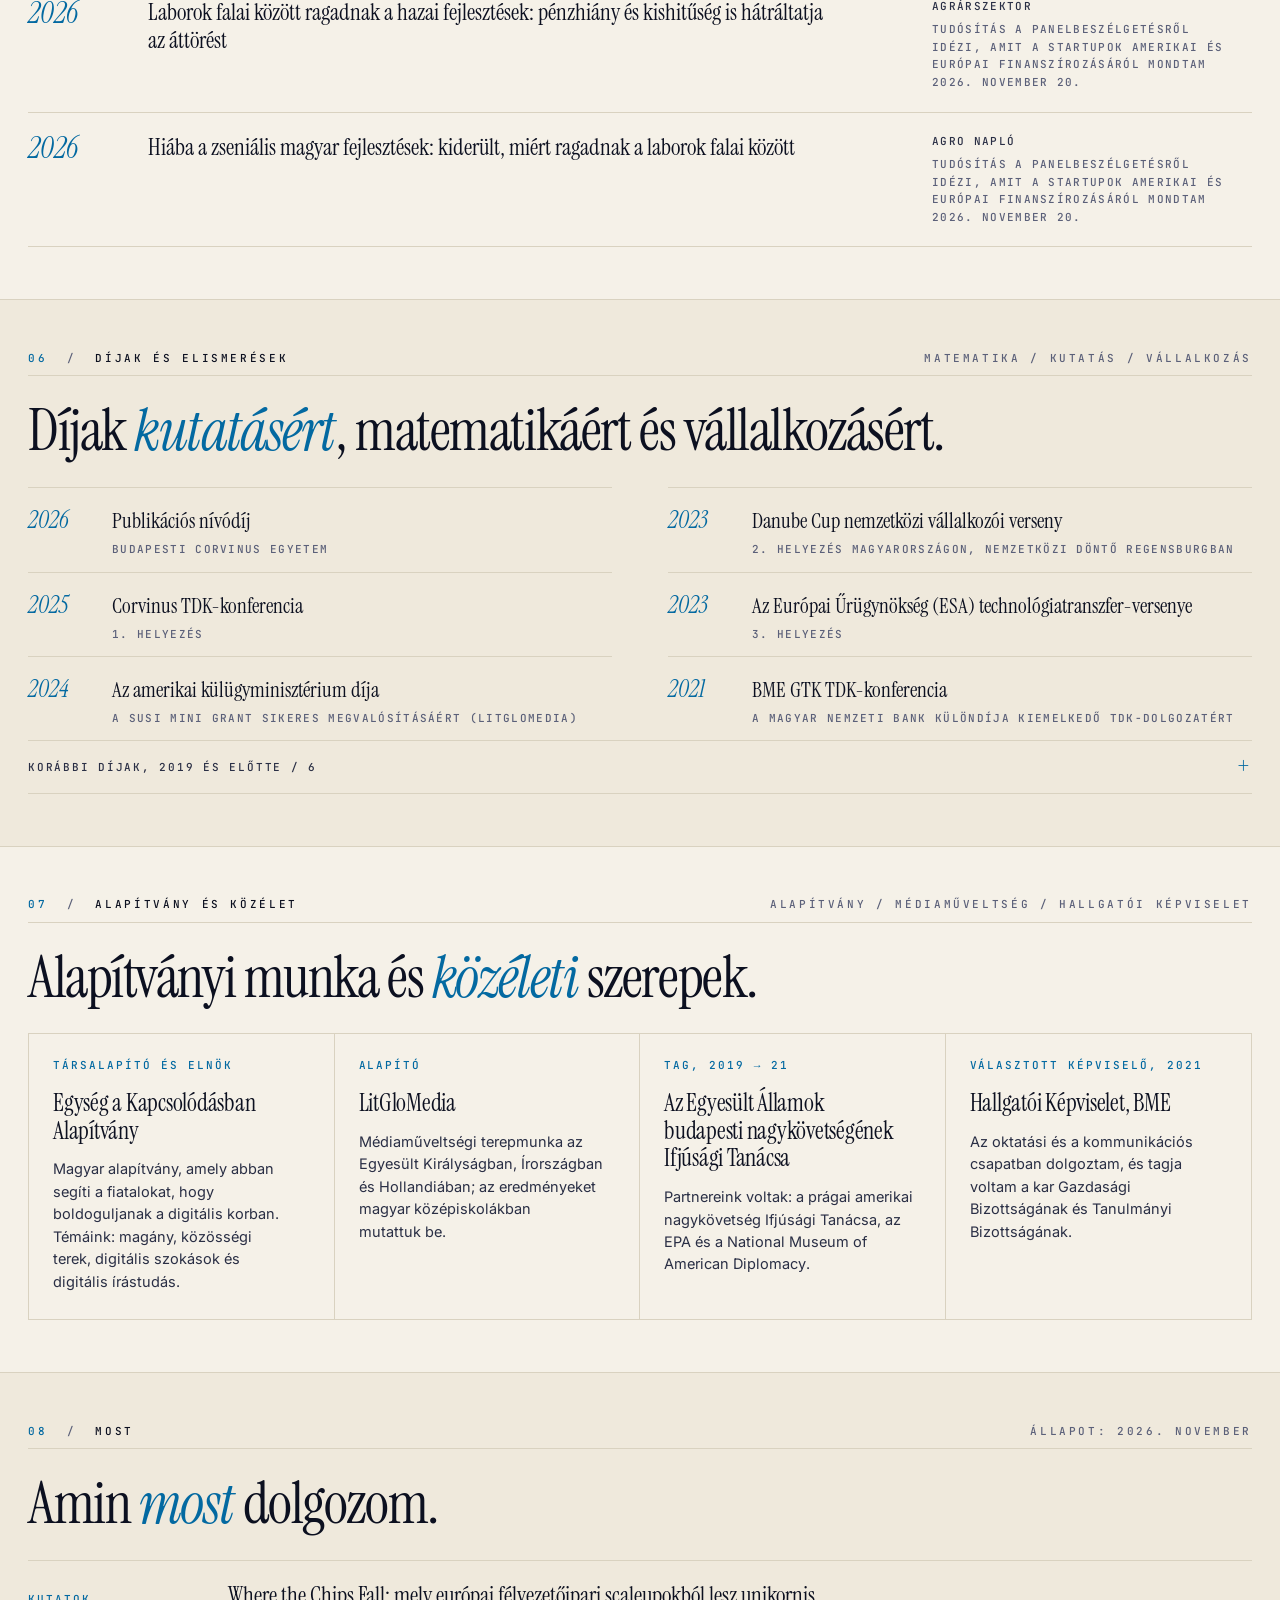
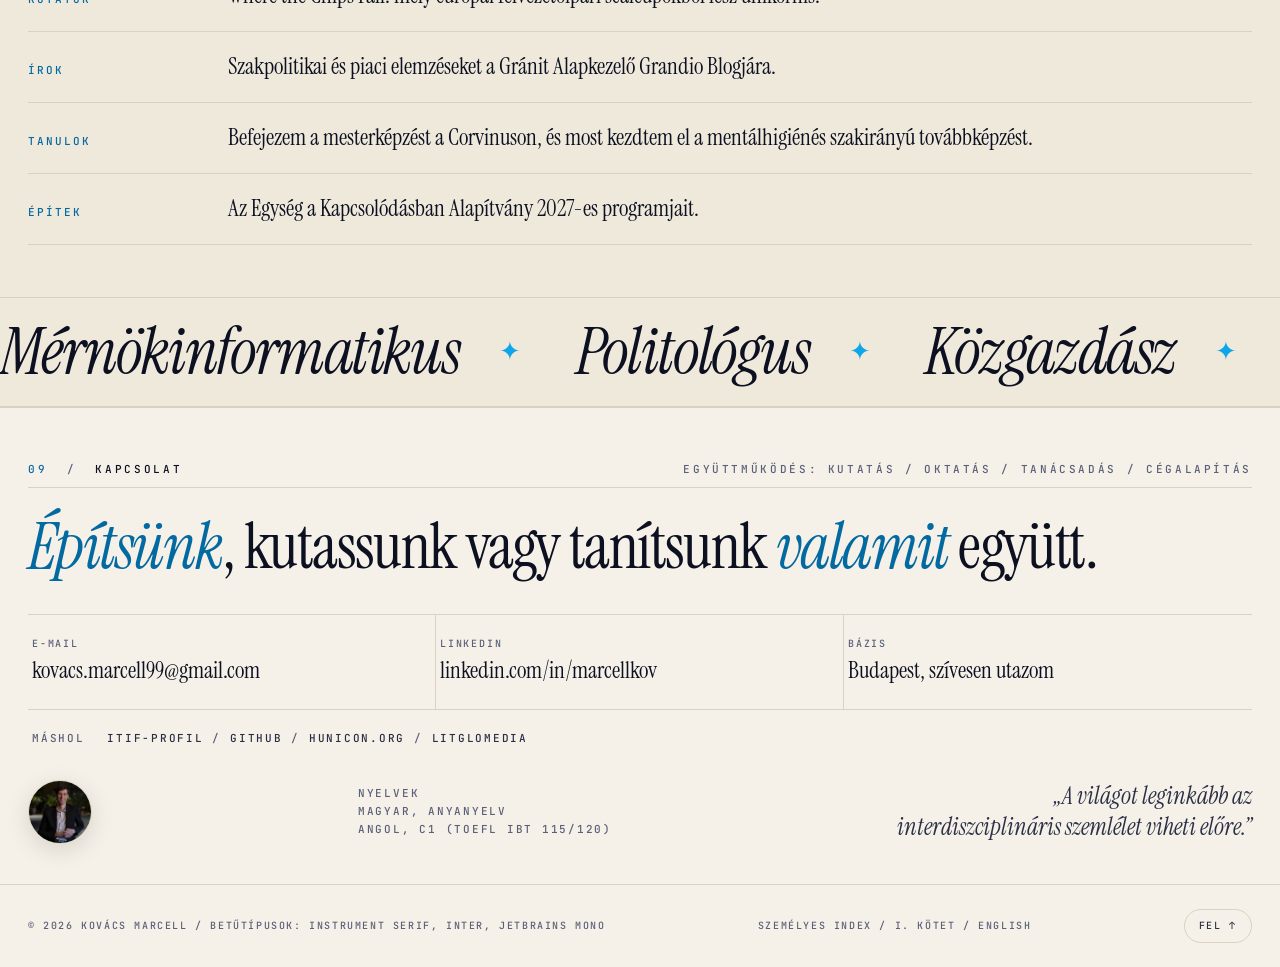
<file: hu/index.html>
<!doctype html>
<html lang="hu" data-mode="light">
<head>
<meta charset="utf-8" />
<meta name="viewport" content="width=device-width, initial-scale=1" />
<title>Kovács Marcell | Technológiapolitikai kutató, Budapest</title>
<link rel="icon" type="image/svg+xml" href="/favicon.svg" />
<link rel="icon" type="image/png" sizes="32x32" href="/favicon-32.png" />
<link rel="icon" type="image/png" sizes="96x96" href="/favicon-96.png" />
<link rel="apple-touch-icon" sizes="180x180" href="/apple-touch-icon.png" />
<meta name="theme-color" content="#0b1230" />
<link rel="canonical" href="https://marcellkovacs.me/hu/" />
<link rel="alternate" hreflang="en" href="https://marcellkovacs.me/" />
<link rel="alternate" hreflang="hu" href="https://marcellkovacs.me/hu/" />
<link rel="alternate" hreflang="x-default" href="https://marcellkovacs.me/" />

<meta name="description" content="Kovács Marcell mérnökinformatikus, közgazdász és politológus Budapesten. A félvezető-iparpolitikát és a technológiai cégek növekedését kutatja." />

<!-- Open Graph -->
<meta property="og:type" content="profile" />
<meta property="og:url" content="https://marcellkovacs.me/hu/" />
<meta property="og:site_name" content="Kovács Marcell" />
<meta property="og:title" content="Kovács Marcell | Technológiapolitikai kutató, Budapest" />
<meta property="og:description" content="Kovács Marcell mérnökinformatikus, közgazdász és politológus Budapesten. A félvezető-iparpolitikát és a technológiai cégek növekedését kutatja." />
<meta property="og:image" content="https://marcellkovacs.me/og-image.jpg" />
<meta property="og:image:width" content="1200" />
<meta property="og:image:height" content="630" />
<meta property="og:image:alt" content="Kovács Marcell portréja" />
<meta property="og:locale" content="hu_HU" />
<meta property="og:locale:alternate" content="en_US" />
<meta property="profile:first_name" content="Marcell" />
<meta property="profile:last_name" content="Kovács" />

<!-- Twitter -->
<meta name="twitter:card" content="summary_large_image" />
<meta name="twitter:title" content="Kovács Marcell | Technológiapolitikai kutató, Budapest" />
<meta name="twitter:description" content="Kovács Marcell mérnökinformatikus, közgazdász és politológus Budapesten. A félvezető-iparpolitikát és a technológiai cégek növekedését kutatja." />
<meta name="twitter:image" content="https://marcellkovacs.me/og-image.jpg" />
<meta name="twitter:image:alt" content="Kovács Marcell portréja" />

<!-- Structured data: the Hungarian profile page. The Person and the WebSite are
     described in full once, on the English page (/). Here they keep the same @id,
     so they are the same two nodes, not new ones, and repeat only the fields that
     identify them, because search engines read structured data one page at a time
     and a profile page needs its person's name on the page itself. -->
<script type="application/ld+json">
{
  "@context": "https://schema.org",
  "@graph": [
    {
      "@type": "ProfilePage",
      "@id": "https://marcellkovacs.me/hu/#profilepage",
      "url": "https://marcellkovacs.me/hu/",
      "name": "Kovács Marcell",
      "inLanguage": "hu",
      "dateModified": "2026-11-23T16:37:44+01:00",
      "isPartOf": {
        "@type": "WebSite",
        "@id": "https://marcellkovacs.me/#website",
        "url": "https://marcellkovacs.me/",
        "name": "Marcell Kovács"
      },
      "mainEntity": {
        "@type": "Person",
        "@id": "https://marcellkovacs.me/#person",
        "name": "Marcell Kovács",
        "alternateName": "Kovács Marcell",
        "url": "https://marcellkovacs.me/"
      }
    }
  ]
}
</script>

<!-- A colour mode chosen earlier in this browser session (the Light / Dark switch stores it)
     is applied here, before the first paint. app.js then brings the switch label in line. -->
<script>try{var m=sessionStorage.getItem('mode');if(m==='dark'||m==='light')document.documentElement.dataset.mode=m}catch(e){}</script>

<!-- the two Instrument Serif files that render the hero name -->
<link rel="preload" href="/fonts/instrument-serif-latin.woff2" as="font" type="font/woff2" crossorigin>
<link rel="preload" href="/fonts/instrument-serif-italic-latin.woff2" as="font" type="font/woff2" crossorigin>
<link rel="stylesheet" href="/styles.css?v=2026112306">
<noscript><style>.intro-curtain,.cursor-dot,.cursor-ring,.railToggle{display:none}.reveal{opacity:1;transform:none}body:not(.intro-done) .hero *{opacity:1!important;animation:none!important}body:not(.scrolled) .topbar{color:var(--ink-2)}</style></noscript>

</head>
<body>

<div class="intro-curtain" id="introCurtain" aria-hidden="true">
  <div class="ic-meta"><span>KOVÁCS MARCELL</span><span>SZEMÉLYES INDEX</span><span>BUDAPEST</span></div>
  <div class="ic-mark">interdiszciplináris<span class="dot"></span></div>
  <div class="ic-line"></div>
</div>

<script>
(function(){
  const c = document.getElementById('introCurtain');
  const reduced = matchMedia('(prefers-reduced-motion: reduce)').matches;
  if(reduced){ document.body.classList.add('intro-done'); c.remove(); return; }
  setTimeout(()=>{ c.classList.add('lift'); document.body.classList.add('intro-done'); }, 850);
  setTimeout(()=>{ c.remove(); }, 1600);
})();
</script>

<div class="grain"></div>
<div class="cursor-ring" id="cursorRing"></div>
<div class="cursor-dot"  id="cursorDot"></div>

<!-- TOPBAR -->
<header class="topbar">
  <span class="live"><span>Elérhető<span class="loc"> / Budapest, EU</span></span></span>
  <span><span class="serif italic" style="font-style:italic;text-transform:none;letter-spacing:0;font-size:14px">Kovács Marcell</span> / 2026</span>
  <div class="tb-right">
    <nav class="lang" aria-label="Nyelv">
      <a href="/" hreflang="en" lang="en" aria-label="EN, English version">EN</a><span class="sep" aria-hidden="true">/</span><span class="cur" aria-current="true">HU</span>
    </nav>
    <button class="modetoggle" id="modeToggle">Világos / Sötét</button>
  </div>
</header>

<!-- SIDE RAIL -->
<button class="railToggle" id="railToggle" aria-expanded="false" aria-controls="rail" aria-label="Navigáció megnyitása vagy bezárása"><span class="chev"></span></button>
<nav class="rail closed" id="rail" aria-label="Fejezetek">
  <a href="#hero" data-target="hero">00 / Index</a>
  <a href="#about" data-target="about">01 / Rólam</a>
  <a href="#research" data-target="research">02 / Kutatás</a>
  <a href="#experience" data-target="experience">03 / Tapasztalat</a>
  <a href="#education" data-target="education">04 / Tanulmányok</a>
  <a href="#speaking" data-target="speaking">05 / Előadások</a>
  <a href="#awards" data-target="awards">06 / Díjak</a>
  <a href="#civic" data-target="civic">07 / Közélet</a>
  <a href="#now" data-target="now">08 / Most</a>
  <a href="#contact" data-target="contact">09 / Kapcsolat</a>
</nav>

<main>
<!-- =================== HERO =================== -->
<section class="hero" id="hero" data-screen-label="00 Hero">
  <div class="bgwrap">
    <canvas id="netCanvas"></canvas>
    <div class="vignette"></div>
    <div class="scanlines"></div>
  </div>

  <div class="meta-tl">
    Személyes index<br>
    Frissítve / 2026. november
  </div>
  <div class="meta-tr">
    47,4979° É<br>
    19,0402° K / Budapest
  </div>

  <div class="title">
    <div class="eyebrow"><span class="dot"></span>Személyes index / I.&nbsp;kötet / 2026<span class="dot"></span></div>
    <h1 id="heroName">
      Kovács <span class="ital">Marcell</span>
    </h1>
    <div class="nameHu">Marcell Kovács / angolul</div>
    <p class="tag">
      Mérnökinformatikus. Közgazdász. Politológus. A&nbsp;<em>technológiapolitikát</em> és a <em>technológiai cégek növekedését</em> kutatom.
    </p>
  </div>

  <div class="meta-bl">
    Tudományágak gráfja / 6 csomópont<br>
    Élő / interaktív
  </div>
  <div class="meta-br">
    Lejjebb: <span style="color:#a8b8ff">↓</span> billentyű<br>
    vagy húzd át a kurzort a gráfon
  </div>

  <div class="scroll-cue">Görgess</div>
</section>

<!-- =================== TICKER =================== -->
<div class="ticker" id="ticker">
  <div class="row" id="tickerRow">
    <span>ITIF / Innovációs index 3.0</span>
    <span>Közgazdasági Szemle 2026</span>
    <span>Technológiai Jövők Műhely</span>
    <span>Gránit / Grandio Blog</span>
    <span>Portfolio Deep Tech 2026</span>
    <span lang="en">European Forum Alpbach</span>
    <span>GTIPA-csúcstalálkozó, Varsó</span>
    <span>GLOBAFA Budapest és Madrid</span>
    <span>ISEG, Lisszabon</span>
    <span>Publikációs nívódíj 2026</span>
    <span>TSMC / Technonacionalizmus</span>
    <span lang="en">CHIPS &amp; Science Act</span>
    <span>V4 × kelet-ázsiai elektromos autók</span>
    <span>EBES Párizs 2026</span>
    <span lang="en">Creative Destruction Lab Berlin</span>
    <span>Egység a Kapcsolódásban Alapítvány</span>
    <span>Ifjúsági Tanács, amerikai nagykövetség</span>
    <span lang="en">Battle of Ideas, London</span>
    <span>Európai Parlament, Brüsszel</span>
    <span>Ars Electronica, Linz</span>
    <span lang="en">Barcelona School of Economics</span>
    <span>Jagelló Egyetem, Krakkó</span>
    <span>Arizonai Állami Egyetem, Phoenix</span>
    <span lang="en">Istanbul Aydın University</span>
    <div class="loopcopy" aria-hidden="true">
      <span>ITIF / Innovációs index 3.0</span>
      <span>Közgazdasági Szemle 2026</span>
      <span>Technológiai Jövők Műhely</span>
      <span>Gránit / Grandio Blog</span>
      <span>Portfolio Deep Tech 2026</span>
      <span lang="en">European Forum Alpbach</span>
      <span>GTIPA-csúcstalálkozó, Varsó</span>
      <span>GLOBAFA Budapest és Madrid</span>
      <span>ISEG, Lisszabon</span>
      <span>Publikációs nívódíj 2026</span>
      <span>TSMC / Technonacionalizmus</span>
      <span lang="en">CHIPS &amp; Science Act</span>
      <span>V4 × kelet-ázsiai elektromos autók</span>
      <span>EBES Párizs 2026</span>
      <span lang="en">Creative Destruction Lab Berlin</span>
      <span>Egység a Kapcsolódásban Alapítvány</span>
      <span>Ifjúsági Tanács, amerikai nagykövetség</span>
      <span lang="en">Battle of Ideas, London</span>
      <span>Európai Parlament, Brüsszel</span>
      <span>Ars Electronica, Linz</span>
      <span lang="en">Barcelona School of Economics</span>
      <span>Jagelló Egyetem, Krakkó</span>
      <span>Arizonai Állami Egyetem, Phoenix</span>
      <span lang="en">Istanbul Aydın University</span>
    </div>
  </div>
</div>

<!-- =================== ABOUT =================== -->
<section id="about" data-screen-label="01 About">
  <div class="wrap">
    <div class="eyebrow-row">
      <h2><span aria-hidden="true"><span class="num">01</span> &nbsp;/&nbsp; </span><span class="name">Rólam</span></h2>
      <span>Hat terület, egy kutató</span>
    </div>
    <div class="grid">
      <div class="lede reveal">
        <p>Mérnökinformatikusként kezdtem, aztán politológus lettem, majd közgazdász. Nem pályát váltottam, csak nem voltam hajlandó választani.</p>
        <p>Ott dolgozom, ahol a kód, a tőke és a politika egymásnak feszül: hogyan jut el egy technológiai cég a startuptól a scaleupon át az unikornisig, mivel segíti vagy gátolja ezt az állam, és hogyan árazza be mindezt a piac. Többnyire félvezetőkről és mesterséges intelligenciáról van szó.</p>
        <p>Kutatok, írok, szervezetet építek, és képviselem, amiben hiszek. Publikálok a washingtoni ITIF kiadványaiban és a Közgazdasági Szemlében, és ugyanezekkel a kérdésekkel a gyakorlatban is foglalkozom: a vállalati szoftverektől egy mélytechnológiai startup mentorálásán át egy alapítvány vezetéséig.</p>
        <div class="stats reveal" id="aboutStats">
          <div><div class="n" data-count="4">4</div><div class="lab">szak négy szakterületen</div></div>
          <div><div class="n" data-count="8">8</div><div class="lab">egyetem, ahol tanultam</div></div>
          <div><div class="n" data-count="5">5</div><div class="lab">előadás: EBES és GLOBAFA</div></div>
          <div><div class="n" data-count="15">15</div><div class="lab">ország, ahol dolgoztam vagy tanultam</div></div>
        </div>
      </div>
      <div class="portrait reveal">
        <div class="frame">
          <span class="corner tl"></span><span class="corner tr"></span>
          <span class="corner bl"></span><span class="corner br"></span>
          <!-- Full-resolution source on purpose: the browser scales it down exactly as before, so the portrait stays as sharp on high-density screens. WebP keeps it far lighter than the JPEG fallback. -->
          <picture>
            <source type="image/webp" srcset="/marcell-kovacs-2048.webp" />
            <img src="/marcell.jpg" width="2048" height="2047" alt="Kovács Marcell" loading="lazy" />
          </picture>
        </div>
        <div class="cap">
          <span><b>Kovács Marcell</b> / Budapest</span>
          <span>Fotó / 2026</span>
        </div>
        <p class="scribble">Többnyire egy tanulmány, egy előadóterem és egy hetedik kerületi kávé között ingázom. Angolul a keresztnév áll elöl: Marcell Kovács. Akkor vagyok igazán elememben, amikor egy probléma nem fér bele egyetlen szakterületbe.</p>
      </div>
    </div>
  </div>
</section>

<!-- =================== RESEARCH =================== -->
<section id="research" data-screen-label="02 Research">
  <div class="wrap">
    <div class="eyebrow-row">
      <span><span class="num">02</span> &nbsp;/&nbsp; <span class="name">Kutatás és publikációk</span></span>
      <span>Válogatott publikációk / 2023 → 2026</span>
    </div>
    <h2 class="h-display reveal">Tanulmányok a <span class="ital">félvezető-iparpolitikáról</span>, a technológiai háborúról és arról, hogyan nőnek nagyra a techcégek.</h2>
    <div class="pubs" id="pubs" style="margin-top:32px">
      <div class="pub">
        <div class="yr">2026</div>
        <h3 class="ttl" lang="en"><a class="tlink" href="https://itif.org/publications/2026/09/08/transatlantic-subnational-innovation-competitiveness-index-3-0/" target="_blank" rel="noopener">Transatlantic Subnational Innovation Competitiveness Index 3.0</a></h3>
        <div class="meta"><b>ITIF, Washington D.C.</b>Jelentés<br>Társszerző<br>213&nbsp;régió, 13&nbsp;ország</div>
      </div>
      <div class="pub">
        <div class="yr">2026</div>
        <h3 class="ttl"><a class="tlink" href="https://doi.org/10.18414/KSZ.2026.6.654" target="_blank" rel="noopener">A technológiai háború nyertesei és vesztesei: Az Egyesült Államok félvezetőipari politikájára adott piaci reakciók</a></h3>
        <div class="meta"><b>Közgazdasági Szemle 73(6), 654-680</b>Folyóiratcikk, lektorált<br>Szunomár&nbsp;Ágnessel<br>magyar nyelvű<br>DOI 10.18414/KSZ.2026.6.654</div>
      </div>
      <div class="pub">
        <div class="yr">2026</div>
        <h3 class="ttl" lang="en">Semiconductor Industrial Policy and Asymmetric Market Expectations: Evidence from the US CHIPS and Science Act and Implications for Central and Eastern Europe</h3>
        <div class="meta"><b lang="en">Society and Economy</b>Folyóiratcikk, közlésre elfogadva<br>Szunomár&nbsp;Ágnessel</div>
      </div>
      <div class="pub">
        <div class="yr">2025</div>
        <h3 class="ttl" lang="en"><a class="tlink" href="https://ceias.eu/central-europe-east-asia-ev-nexus/" target="_blank" rel="noopener">Central Europe–East Asia EV Nexus: Tracking Chinese, South Korean and Japanese EV and battery investment in the V4</a></h3>
        <div class="meta"><b>CEIAS</b>Jelentés<br>Társszerzőként Martin&nbsp;Šebeňával, Szunomár&nbsp;Ágnessel és másokkal<br>ISBN 978-80-8239-029-5</div>
      </div>
      <div class="pub">
        <div class="yr">Készül</div>
        <h3 class="ttl" lang="en">Where the Chips Fall: What Turns a European Scaleup into a Unicorn?</h3>
        <div class="meta"><b>Műhelytanulmány</b>762 félvezetőipari scaleup egy 31&nbsp;600 európai techcéget tartalmazó adatbázisban</div>
      </div>
    </div>
    <details class="more">
      <summary>Konferencia-absztraktok és esszék / 6</summary>
      <div class="pubs">
        <div class="pub">
          <div class="yr">2026</div>
          <h3 class="ttl" lang="en">Firm-Level Valuation in the New Wave of Techno-Nationalism: The Cases of TSMC Phoenix, Intel Magdeburg, and Rapidus Japan Investments</h3>
          <div class="meta"><b>55. EBES-konferencia, Budapest</b>Absztrakt<br>Egyedüli szerző<br>ISBN 978-625-95653-6-1</div>
        </div>
        <div class="pub">
          <div class="yr">2026</div>
          <h3 class="ttl" lang="en">New Wave of Techno-Nationalism? The Case of TSMC's U.S. Investment Phases</h3>
          <div class="meta"><b>54. EBES-konferencia, Párizs</b>Absztrakt<br>Egyedüli szerző<br>ISBN 978-625-95653-5-4</div>
        </div>
        <div class="pub">
          <div class="yr">2025</div>
          <h3 class="ttl" lang="en">Global Financial Market Reactions to U.S. Semiconductor Industrial Policy</h3>
          <div class="meta"><b>1. GLOBAFA-konferencia, Budapest</b>Absztrakt<br>Egyedüli szerző<br>ISBN 978-625-95653-2-3</div>
        </div>
        <div class="pub">
          <div class="yr">2025</div>
          <h3 class="ttl" lang="en">The Economic Impact of Industrial Policy on the Global Semiconductor Supply Chain: An Event Study of the CHIPS and Science Act Passing Through the U.S. House of Representatives</h3>
          <div class="meta"><b>51. EBES-konferencia, Róma</b>Absztrakt<br>Egyedüli szerző<br>ISBN 978-625-95653-1-6</div>
        </div>
        <div class="pub">
          <div class="yr">2024</div>
          <h3 class="ttl" lang="en"><a class="tlink" href="https://litglomedia.com/" target="_blank" rel="noopener">Media Literacy Exchange: Insights from Oxford</a></h3>
          <div class="meta"><b>LitGloMedia blog</b>Esszé<br>Hullán Lucával</div>
        </div>
        <div class="pub">
          <div class="yr">2023</div>
          <h3 class="ttl" lang="en">Technology &amp; Challenges of Democracy</h3>
          <div class="meta"><b lang="en">ASU Study of U.S. Institutes Blog</b>Esszé<br>Eni Shtjefnivel</div>
        </div>
      </div>
    </details>
    <div class="analyses" id="analyses">
      <div class="eyebrow-row">
        <h3 class="name">Szakpolitikai és piaci elemzések</h3>
        <span><a class="uline" href="https://granitalapkezelo.hu/szerzoink/kovacsm/" target="_blank" rel="noopener">Grandio Blog</a>, Gránit Alapkezelő / 2026</span>
      </div>
      <div class="pubs">
        <div class="pub"><h4 class="ttl"><a class="tlink" href="https://granitalapkezelo.hu/grandioblog/memoriachip-hiany-ai-rekordprofit-hbm/" target="_blank" rel="noopener">Rekordhiány, rekordprofit: meddig tart a memóriagyártók aranykora?</a></h4></div>
        <div class="pub"><h4 class="ttl"><a class="tlink" href="https://granitalapkezelo.hu/grandioblog/nvidia-ai-beruhazasok-finanszirozasa-hiperskalazok-hitel/" target="_blank" rel="noopener">Rekord a rekord után, hitelből fizetve</a></h4></div>
        <div class="pub"><h4 class="ttl"><a class="tlink" href="https://granitalapkezelo.hu/grandioblog/openai-anthropic-ai-ipo-ertekeltseg/" target="_blank" rel="noopener">Az AI tőzsdére lépési hullám következő nagy tesztje</a></h4></div>
      </div>
      <details class="more">
        <summary>Korábbi elemzések / 7</summary>
        <div class="pubs">
          <div class="pub"><h4 class="ttl"><a class="tlink" href="https://granitalapkezelo.hu/grandioblog/european-chips-act-2-0-europa-chipverseny/" target="_blank" rel="noopener">Fel tud-e zárkózni Európa a nemzetközi chipversenyben? Mire elég a <span lang="en">European Chips Act 2.0</span>?</a></h4></div>
          <div class="pub"><h4 class="ttl"><a class="tlink" href="https://granitalapkezelo.hu/grandioblog/tajvan-sziliciumpajzs-tsmc-chipgyartas/" target="_blank" rel="noopener">A sziget, amelytől a világgazdaság függ: meddig védi Tajvant a szilíciumpajzs?</a></h4></div>
          <div class="pub"><h4 class="ttl"><a class="tlink" href="https://granitalapkezelo.hu/grandioblog/hips-act-fabless-chipcegek-nyertesei/" target="_blank" rel="noopener">A CHIPS Act paradoxona: hogyan lettek a gyár nélküli chipcégek a technológiai háború nyertesei?</a></h4></div>
          <div class="pub"><h4 class="ttl"><a class="tlink" href="https://granitalapkezelo.hu/grandioblog/ai-exportkontroll-lekapcsolhatosag-technologiai-fuggoseg/" target="_blank" rel="noopener">A függőség ára: amikor egy csúcs AI-modellt Washington kapcsol le</a></h4></div>
          <div class="pub"><h4 class="ttl"><a class="tlink" href="https://granitalapkezelo.hu/grandioblog/europai-vedelmi-scaleupok-rearm-europe/" target="_blank" rel="noopener">Európai védelmi scaleupok: ki keres igazából a ReArm Europe 800 milliárd euróján?</a></h4></div>
          <div class="pub"><h4 class="ttl"><a class="tlink" href="https://granitalapkezelo.hu/grandioblog/modern-hadviseles-gazdasagi-paradoxona-olcso-dronok-draga-vedelem/" target="_blank" rel="noopener">Olcsó drónok, drága védelem: a modern hadviselés költségcsapdája</a></h4></div>
          <div class="pub"><h4 class="ttl"><a class="tlink" href="https://granitalapkezelo.hu/grandioblog/ur-adatkozpont-ai-energia-halozat-hutes/" target="_blank" rel="noopener">Miért építene Elon Musk adatközpontokat az űrbe? Az AI-korszak és az energia mint szűk keresztmetszet</a></h4></div>
        </div>
      </details>
    </div>
  </div>
</section>

<!-- =================== EXPERIENCE =================== -->
<section id="experience" data-screen-label="03 Experience">
  <div class="wrap">
    <div class="eyebrow-row">
      <h2><span aria-hidden="true"><span class="num">03</span> &nbsp;/&nbsp; </span><span class="name">Szakmai tapasztalat</span></h2>
      <span>Gyakornokság → Kutatás</span>
    </div>
    <div class="wrap2">
      <p class="legend">2015-ben szoftverfejlesztő gyakornokként kezdtem egy mezőgazdasági gépeket gyártó cégnél. Ma azt kutatom, hogyan nőnek nagyra a techcégek. 2026-ban cikkem jelent meg a Közgazdasági Szemlében, és egy ITIF-index társszerzője lettem.</p>
      <div class="roles">
        <ol id="expList">
          <li>
            <div class="per">2025 → ma</div>
            <div class="role">Junior kutató</div>
            <div class="org">Technológiai Jövők Műhely (Nemzeti Tehetség Központ, NTK)</div>
            <div class="nt">Cséfalvay Zoltán professzorral: hogyan lesz a startupokból scaleup és unikornis; félvezető-iparpolitika</div>
          </li>
          <li>
            <div class="per">2026 → ma</div>
            <div class="role">Vendégszerző, technológia és geopolitika</div>
            <div class="org">Gránit Alapkezelő</div>
            <div class="nt">Saját névvel jegyzett elemzések félvezetőkről, MI-exportkorlátozásokról, védelmi scaleupokról és a piacokról (Grandio Blog)</div>
          </li>
          <li>
            <div class="per">2024 → ma</div>
            <div class="role">EKÖP-ösztöndíjas kutató</div>
            <div class="org">Budapesti Corvinus Egyetem</div>
            <div class="nt">Országos kutatói ösztöndíj: a chiptámogatások és az exportkorlátozások piaci hatásai, eseményelemzés</div>
          </li>
          <li>
            <div class="per">2025 → ma</div>
            <div class="role">Társalapító és elnök</div>
            <div class="org">Egység a Kapcsolódásban Alapítvány</div>
            <div class="nt"><span lang="en">Unity in Connectivity Foundation</span> (hunicon.org)</div>
          </li>
          <li>
            <div class="per">2026 → ma</div>
            <div class="role">AI-oktató és előadó</div>
            <div class="org">Egyéni vállalkozó</div>
            <div class="nt">Mesterségesintelligencia-képzések és előadások megbízásos alapon, vállalkozóknak és szakembereknek</div>
          </li>
          <li>
            <div class="per">2025 → 26</div>
            <div class="role">Óraadó oktató, statisztika</div>
            <div class="org">Budapesti Műszaki és Gazdaságtudományi Egyetem (BME)</div>
            <div class="nt">Önállóan tartottam a valószínűség-számítási és statisztikai gyakorlatokat</div>
          </li>
          <li>
            <div class="per">2025 → 26</div>
            <div class="role">Diákmentor</div>
            <div class="org" lang="en">Creative Destruction Lab Berlin</div>
            <div class="nt">Az ESMT Berlin mélytechnológiai gyorsítóprogramja; az <span lang="en">Axiom Therapeutics</span> csapatával dolgoztam (MI-alapú gyógyszerkutatás)</div>
          </li>
        </ol>
        <details class="more">
          <summary>Korábbi szerepek, 2015 → 2025 / 6</summary>
          <ol>
            <li>
              <div class="per">2024 → 25</div>
              <div class="role">Kutatási asszisztens</div>
              <div class="org">Corvinus, Globális Tanulmányok Intézet</div>
              <div class="nt">A Visegrádi Alap támogatásával: kelet-ázsiai elektromosautó-gyártók <span class="nb">a V4-országok</span> elektromobilitási átállásában</div>
            </li>
            <li>
              <div class="per">2023 → ma</div>
              <div class="role">Alapító</div>
              <div class="org">LitGloMedia</div>
              <div class="nt">A <span lang="en">Meridian International Center</span> és az amerikai külügyminisztérium támogatásával (litglomedia.com)</div>
            </li>
            <li>
              <div class="per">2022 → 23</div>
              <div class="role">Résztvevő</div>
              <div class="org" lang="en">Hungarian Startup University Program</div>
              <div class="nt">Két féléves startupképzés</div>
            </li>
            <li>
              <div class="per">2021</div>
              <div class="role">Fejlesztő, ERP és kontrolling</div>
              <div class="org">Petasoft Kft.</div>
              <div class="nt">Hallgatói csapatot koordináltam; adatokat gyűjtöttünk és dolgoztunk fel egy <span lang="en">EY&nbsp;EasyBusiness</span> ERP-rendszerhez</div>
            </li>
            <li>
              <div class="per">2019 → 21</div>
              <div class="role">Az Ifjúsági Tanács tagja</div>
              <div class="org">Az Egyesült Államok budapesti nagykövetsége</div>
              <div class="nt">Digitális pénzügyi tudatosság, a Pénzmúzeummal közösen</div>
            </li>
            <li>
              <div class="per">2015</div>
              <div class="role">Szoftverfejlesztő gyakornok</div>
              <div class="org">CLAAS Hungária Kft.</div>
              <div class="nt">Egyedül készítettem el egy vezetői adatkezelő rendszert a specifikációtól az átadásig, a K+F mérnöki támogatás csapatában</div>
            </li>
          </ol>
        </details>
      </div>
    </div>
  </div>
</section>

<!-- =================== EDUCATION =================== -->
<section id="education" data-screen-label="04 Education">
  <div class="wrap">
    <div class="eyebrow-row">
      <span><span class="num">04</span> &nbsp;/&nbsp; <span class="name">Tanulmányok</span></span>
      <span>Nyolc egyetem / Európa és Észak-Amerika</span>
    </div>
    <div class="grid">
      <!-- left column: the heading with the map under it; right column: the schools. On a desktop
           the whole section is meant to fit one screen, so the map and the schools are seen together. -->
      <div class="lead">
        <h2 class="h-display reveal">Nyolc egyetem, <span class="ital">négy</span> szakterület.</h2>
        <!-- decoration: the school list next to it carries the same cities as text -->
        <div class="map-wrap reveal" id="mapWrap" aria-hidden="true">
          <svg class="mapsvg" viewBox="0 0 1000 500" preserveAspectRatio="xMidYMid meet" id="worldSvg"></svg>
          <div id="pins"></div>
        </div>
      </div>
      <div class="schools reveal" id="schools">
        <div class="school" data-i="0" data-city="Budapest" data-lat="47.50" data-lng="19.04">
          <div class="yr"><span>2022 → ma</span><span class="city">Budapest</span></div>
          <h3>Budapesti Corvinus Egyetem</h3>
          <ul class="degs">
            <li><span class="deg">Nemzetközi gazdaság és gazdálkodás MSc</span><span class="per">2025 → ma</span></li>
            <li><span class="deg">Politológia BA</span><span class="per">2022 → 25</span></li>
          </ul>
        </div>
        <div class="school" data-i="1" data-city="Budapest" data-lat="47.48" data-lng="19.06">
          <div class="yr"><span>2018 → 22</span><span class="city">Budapest</span></div>
          <h3>Budapesti Műszaki és Gazdaságtudományi Egyetem</h3>
          <ul class="degs">
            <li><span class="deg">Mérnökinformatikus BSc, vállalati információs rendszerek szakirány</span></li>
            <li><span class="deg">Szakdolgozat: <span lang="en">Analyzing the Effects of News on Stock Prices Using Statistical Methods</span></span></li>
          </ul>
        </div>
        <div class="school" data-i="2" data-city="Debrecen" data-lat="47.53" data-lng="21.63">
          <div class="yr"><span>2026 → ma</span><span class="city">Debrecen</span></div>
          <h3>Debreceni Egyetem</h3>
          <p>Mentálhigiénés szakirányú továbbképzés: segítő beszélgetés és tanácsadási készségek</p>
        </div>
        <div class="school" data-i="3" data-city="Krakkó" data-lat="50.06" data-lng="19.94">
          <div class="yr"><span>2023 tele</span><span class="city">Krakkó</span></div>
          <h3>Jagelló Egyetem</h3>
          <p>Nemzetközi kapcsolatok és komplexitáselmélet</p>
        </div>
        <div class="school" data-i="4" data-city="Phoenix" data-lat="33.45" data-lng="-112.07">
          <div class="yr"><span>2023 nyara</span><span class="city">Phoenix</span></div>
          <h3>Arizonai Állami Egyetem</h3>
          <p>Újságírás és média, az amerikai külügyminisztérium SUSI-ösztöndíjasaként</p>
        </div>
        <div class="school" data-i="5" data-city="Barcelona" data-lat="41.39" data-lng="2.16">
          <div class="yr"><span>2024 és 2025</span><span class="city">Barcelona</span></div>
          <h3 lang="en">Barcelona School of Economics</h3>
          <ul class="degs">
            <li><span class="deg">Digitális gazdaságtan</span><span class="per">2024</span></li>
            <li><span class="deg">Fejlődés-gazdaságtan, ezen belül komplex hálózatok elemzése</span><span class="per">2025</span></li>
          </ul>
        </div>
        <div class="school" data-i="6" data-city="Isztambul" data-lat="41.01" data-lng="28.97">
          <div class="yr"><span>2025 és 2026</span><span class="city">Isztambul</span></div>
          <h3 lang="en">Istanbul Aydın University</h3>
          <ul class="degs">
            <li><span class="deg">Digitális marketing</span></li>
            <li><span class="deg">Genetika és orvosi biotechnológia</span></li>
          </ul>
        </div>
        <div class="school" data-i="7" data-city="Lisszabon" data-lat="38.72" data-lng="-9.14">
          <div class="yr"><span>2026</span><span class="city">Lisszabon</span></div>
          <h3 lang="en">ISEG Lisbon School of Economics and Management</h3>
          <ul class="degs">
            <li><span class="deg">Szöveges és nem hagyományos adatok közgazdasági elemzése</span></li>
            <li><span class="deg">Gazdaságtörténet</span></li>
          </ul>
        </div>
      </div>
    </div>
  </div>
</section>

<!-- =================== SPEAKING =================== -->
<section id="speaking" data-screen-label="05 Speaking">
  <div class="wrap">
    <div class="eyebrow-row">
      <span><span class="num">05</span> &nbsp;/&nbsp; <span class="name">Előadások és konferenciák</span></span>
      <span>14 város / Alpbach / Párizs / Madrid / Varsó&nbsp;/&nbsp;D.C.</span>
    </div>
    <h2 class="h-display reveal">Konferenciák, <span class="ital">kerekasztalok</span> és tanulmányutak.</h2>
    <!-- Photos from the stage: two shots per event, the two events side by side. The files in /photos/ are built
         by docs/gates/make_photos.py from originals that are kept outside the repo. -->
    <div class="stage reveal" id="stage">
      <figure class="shots">
        <div class="row">
          <picture>
            <source type="image/webp" srcset="/photos/marcell-kovacs-portfolio-deep-tech-2026-panel-480.webp 480w, /photos/marcell-kovacs-portfolio-deep-tech-2026-panel-960.webp 960w" sizes="(max-width:880px) 86vw, (max-width:1336px) 24vw, 314px" />
            <img src="/photos/marcell-kovacs-portfolio-deep-tech-2026-panel-960.jpg" width="960" height="640" loading="lazy" decoding="async" alt="Kovács Marcell a Fiatalok a deep tech élvonalában című panelbeszélgetésen a Portfolio Deep Tech 2026 konferencián; a színpad mögötti kivetítőn a négy résztvevő neve" />
          </picture>
          <picture>
            <source type="image/webp" srcset="/photos/marcell-kovacs-portfolio-deep-tech-2026-speaking-480.webp 480w, /photos/marcell-kovacs-portfolio-deep-tech-2026-speaking-960.webp 960w" sizes="(max-width:880px) 86vw, (max-width:1336px) 24vw, 314px" />
            <img src="/photos/marcell-kovacs-portfolio-deep-tech-2026-speaking-960.jpg" width="960" height="640" loading="lazy" decoding="async" alt="Kovács Marcell mikrofonnal beszél a Portfolio Deep Tech 2026 panelbeszélgetésén, mögötte a kivetítőn a neve" />
          </picture>
        </div>
        <figcaption>
          <span class="t">Panelbeszélgetés: Fiatalok a deep tech élvonalában</span>
          <span class="m">Portfolio <span lang="en">Deep Tech</span> 2026 / Budapest / Fotók: <a class="uline" href="https://www.portfolio.hu/rendezvenyek/galeria/deep-tech-2026/3158" target="_blank" rel="noopener">Portfolio</a></span>
        </figcaption>
      </figure>
      <figure class="shots">
        <div class="row">
          <picture>
            <source type="image/webp" srcset="/photos/marcell-kovacs-alpbach-2026-speakers-night-480.webp 480w, /photos/marcell-kovacs-alpbach-2026-speakers-night-960.webp 960w" sizes="(max-width:880px) 86vw, (max-width:1336px) 24vw, 314px" />
            <img src="/photos/marcell-kovacs-alpbach-2026-speakers-night-960.jpg" width="960" height="640" loading="lazy" decoding="async" alt="A Speakers' Night színpada a 2026-os European Forum Alpbachon; a kivetítőn a beszéd címe (The Legacy We Refuse To Fund) és Marcell Kovacs neve" />
          </picture>
          <picture>
            <source type="image/webp" srcset="/photos/marcell-kovacs-alpbach-2026-lectern-480.webp 480w, /photos/marcell-kovacs-alpbach-2026-lectern-960.webp 960w" sizes="(max-width:880px) 86vw, (max-width:1336px) 24vw, 314px" />
            <img src="/photos/marcell-kovacs-alpbach-2026-lectern-960.jpg" width="960" height="640" loading="lazy" decoding="async" alt="Kovács Marcell a pulpitusnál beszél a 2026-os European Forum Alpbachon" />
          </picture>
        </div>
        <figcaption>
          <span class="t">Beszéd: <span lang="en">The Legacy We Refuse To Fund</span></span>
          <span class="m"><span lang="en">Speakers' Night / European Forum Alpbach</span> 2026</span>
        </figcaption>
      </figure>
    </div>
    <div class="grid" id="speak" style="margin-top:28px">
      <div class="card">
        <div class="yr">2026</div>
        <div class="v"><a class="tlink" href="https://www.portfolio.hu/rendezvenyek/eloado/kovacs-marcell/17038" target="_blank" rel="noopener">Portfolio <span lang="en">Deep Tech</span> 2026</a></div>
        <div class="c"><span>Budapest</span><span class="role">Panelista</span></div>
      </div>
      <div class="card">
        <div class="yr">2026</div>
        <div class="v" lang="en">European Forum Alpbach</div>
        <div class="c"><span>Alpbach</span><span class="role">Workshopvezető / Előadó</span></div>
      </div>
      <div class="card">
        <div class="yr">2026</div>
        <div class="v">GTIPA-csúcstalálkozó, Varsói Egyetem</div>
        <div class="c"><span>Varsó</span><span class="role">Előadó</span></div>
      </div>
      <div class="card">
        <div class="yr">2026</div>
        <div class="v">2. GLOBAFA-konferencia</div>
        <div class="c"><span>Madrid</span><span class="role">Előadó</span></div>
      </div>
      <div class="card">
        <div class="yr">2026</div>
        <div class="v">55. EBES-konferencia</div>
        <div class="c"><span>Budapest</span><span class="role">Előadó / Szervezőcsapat</span></div>
      </div>
      <div class="card">
        <div class="yr">2026</div>
        <div class="v">54. EBES-konferencia</div>
        <div class="c"><span>Párizs</span><span class="role">Előadó</span></div>
      </div>
      <div class="card">
        <div class="yr">2025</div>
        <div class="v">1. GLOBAFA-konferencia</div>
        <div class="c"><span>Budapest</span><span class="role">Előadó</span></div>
      </div>
      <div class="card">
        <div class="yr">2025</div>
        <div class="v">51. EBES-konferencia</div>
        <div class="c"><span>Róma</span><span class="role">Előadó</span></div>
      </div>
      <div class="card">
        <div class="yr">2025</div>
        <div class="v">Corvinus TDK-konferencia</div>
        <div class="c"><span>Budapest</span><span class="role">1. helyezés</span></div>
      </div>
    </div>
    <details class="more">
      <summary>Korábbiak, 2018 → 2024: tanulmányutak és részvétel / 9</summary>
      <div class="grid">
        <div class="card">
          <div class="yr">2024</div>
          <div class="v" lang="en">Harvard Law School</div>
          <div class="c"><span>Cambridge, MA</span><span class="role">Tanulmányút</span></div>
        </div>
        <div class="card">
          <div class="yr">2024</div>
          <div class="v">Európai Ifjúsági Hét, Európai Parlament</div>
          <div class="c"><span>Brüsszel</span><span class="role">Résztvevő</span></div>
        </div>
        <div class="card">
          <div class="yr">2024</div>
          <div class="v"><span lang="en">Study of U.S. Institutes</span>, nyitórendezvény</div>
          <div class="c"><span>Online / Washington D.C.</span><span class="role">Panelista</span></div>
        </div>
        <div class="card">
          <div class="yr">2023/24</div>
          <div class="v">ENSZ</div>
          <div class="c"><span>New York / Bécs</span><span class="role">Tanulmányút</span></div>
        </div>
        <div class="card">
          <div class="yr">2023/24</div>
          <div class="v">OECD</div>
          <div class="c"><span>Párizs</span><span class="role">Tanulmányút</span></div>
        </div>
        <div class="card">
          <div class="yr">2023</div>
          <div class="v" lang="en">Battle of Ideas</div>
          <div class="c"><span>London</span><span class="role">Résztvevő</span></div>
        </div>
        <div class="card">
          <div class="yr">2023</div>
          <div class="v" lang="de">Deutsch-Ungarisches Institut</div>
          <div class="c"><span>Zürich</span><span class="role">Résztvevő</span></div>
        </div>
        <div class="card">
          <div class="yr">2023</div>
          <div class="v"><span lang="en">Study of U.S. Institutes</span>, nyitórendezvény</div>
          <div class="c"><span>Washington D.C.</span><span class="role">Résztvevő</span></div>
        </div>
        <div class="card">
          <div class="yr">2018</div>
          <div class="v">Ars Electronica</div>
          <div class="c"><span>Linz</span><span class="role">Magyarország képviseletében</span></div>
        </div>
      </div>
    </details>
    <!-- Press: reports that quote me. Both came out on the same day; the original report stands first. -->
    <div class="press" id="press">
      <div class="eyebrow-row">
        <h3 class="name">Sajtó</h3>
        <span>Tudósítások a <span lang="en">Deep Tech</span> 2026 paneljéről / 2026. november</span>
      </div>
      <div class="pubs">
        <div class="pub">
          <div class="yr">2026</div>
          <h4 class="ttl"><a class="tlink" href="https://www.agrarszektor.hu/vallalkozas/20261120/laborok-falai-kozott-ragadnak-a-hazai-fejlesztesek-penzhiany-es-kishituseg-is-hatraltatja-az-attorest-65831" target="_blank" rel="noopener">Laborok falai között ragadnak a hazai fejlesztések: pénzhiány és kishitűség is hátráltatja az áttörést</a></h4>
          <div class="meta"><b>Agrárszektor</b>Tudósítás a panelbeszélgetésről<br>Idézi, amit a startupok amerikai és európai finanszírozásáról mondtam<br>2026. november 20.</div>
        </div>
        <div class="pub">
          <div class="yr">2026</div>
          <h4 class="ttl"><a class="tlink" href="https://www.agronaplo.hu/agrarhirek/20261120/hiaba-a-zsenialis-magyar-fejlesztesek-kiderult-miert-ragadnak-a-laborok-falai-kozott-41457" target="_blank" rel="noopener">Hiába a zseniális magyar fejlesztések: kiderült, miért ragadnak a laborok falai között</a></h4>
          <div class="meta"><b>Agro Napló</b>Tudósítás a panelbeszélgetésről<br>Idézi, amit a startupok amerikai és európai finanszírozásáról mondtam<br>2026. november 20.</div>
        </div>
      </div>
    </div>
  </div>
</section>

<!-- =================== AWARDS =================== -->
<section id="awards" data-screen-label="06 Awards">
  <div class="wrap">
    <div class="eyebrow-row">
      <span><span class="num">06</span> &nbsp;/&nbsp; <span class="name">Díjak és elismerések</span></span>
      <span>Matematika / Kutatás / Vállalkozás</span>
    </div>
    <h2 class="h-display reveal">Díjak <span class="ital">kutatásért</span>, matematikáért és vállalkozásért.</h2>
    <div class="list" id="awardList" style="margin-top:28px">
      <div class="row">
        <div class="yr">2026</div>
        <div class="nm">Publikációs nívódíj</div>
        <div class="nt">Budapesti Corvinus Egyetem</div>
      </div>
      <div class="row">
        <div class="yr">2025</div>
        <div class="nm">Corvinus TDK-konferencia</div>
        <div class="nt">1. helyezés</div>
      </div>
      <div class="row">
        <div class="yr">2024</div>
        <div class="nm">Az amerikai külügyminisztérium díja</div>
        <div class="nt">A <span lang="en">SUSI Mini Grant</span> sikeres megvalósításáért (LitGloMedia)</div>
      </div>
      <div class="row">
        <div class="yr">2023</div>
        <div class="nm"><span lang="en">Danube Cup</span> nemzetközi vállalkozói verseny</div>
        <div class="nt">2. helyezés Magyarországon, nemzetközi döntő Regensburgban</div>
      </div>
      <div class="row">
        <div class="yr">2023</div>
        <div class="nm">Az Európai Űrügynökség (ESA) technológiatranszfer-versenye</div>
        <div class="nt">3. helyezés</div>
      </div>
      <div class="row">
        <div class="yr">2021</div>
        <div class="nm">BME GTK TDK-konferencia</div>
        <div class="nt">A Magyar Nemzeti Bank különdíja kiemelkedő <span class="nb">TDK-dolgozatért</span></div>
      </div>
    </div>
    <details class="more">
      <summary>Korábbi díjak, 2019 és előtte / 6</summary>
      <div class="list">
        <div class="row">
          <div class="yr">2019</div>
          <div class="nm">BME matematikaverseny</div>
          <div class="nt"><span lang="en">Morgan Stanley</span>-különdíj</div>
        </div>
        <div class="row">
          <div class="yr">2019</div>
          <div class="nm">BME × Magyar Nemzeti Bank kutatási verseny</div>
          <div class="nt">Különdíj, „A pénz jövője”</div>
        </div>
        <div class="row">
          <div class="yr">2019</div>
          <div class="nm" lang="en">Nokia Codejam</div>
          <div class="nt">Díj</div>
        </div>
        <div class="row">
          <div class="yr"></div>
          <div class="nm">&lt;19 Szabadfogású Számítógép Verseny</div>
          <div class="nt">Díj</div>
        </div>
        <div class="row">
          <div class="yr"></div>
          <div class="nm">Országos Középiskolai Tanulmányi Verseny (OKTV), informatika</div>
          <div class="nt">Elismerés</div>
        </div>
        <div class="row">
          <div class="yr"></div>
          <div class="nm">CheckINN turisztikai innovációs verseny</div>
          <div class="nt">Döntős</div>
        </div>
      </div>
    </details>
  </div>
</section>

<!-- =================== CIVIC =================== -->
<section id="civic" data-screen-label="07 Civic">
  <div class="wrap">
    <div class="eyebrow-row">
      <span><span class="num">07</span> &nbsp;/&nbsp; <span class="name">Alapítvány és közélet</span></span>
      <span>Alapítvány / Médiaműveltség / Hallgatói képviselet</span>
    </div>
    <h2 class="h-display reveal">Alapítványi munka és <span class="ital">közéleti</span> szerepek.</h2>
    <div class="grid" id="civicGrid" style="margin-top:28px">
      <div class="card">
        <div class="role">Társalapító és elnök</div>
        <h3><a class="tlink" href="https://hunicon.org" target="_blank" rel="noopener">Egység a Kapcsolódásban Alapítvány</a></h3>
        <p>Magyar alapítvány, amely abban segíti a fiatalokat, hogy boldoguljanak a digitális korban. Témáink: magány, közösségi terek, digitális szokások és digitális írástudás.</p>
      </div>
      <div class="card">
        <div class="role">Alapító</div>
        <h3><a class="tlink" href="https://litglomedia.com/" target="_blank" rel="noopener">LitGloMedia</a></h3>
        <p>Médiaműveltségi terepmunka az Egyesült Királyságban, Írországban és Hollandiában; az eredményeket magyar középiskolákban mutattuk be.</p>
      </div>
      <div class="card">
        <div class="role">Tag, 2019 → 21</div>
        <h3>Az Egyesült Államok budapesti nagykövetségének Ifjúsági Tanácsa</h3>
        <p>Partnereink voltak: a prágai amerikai nagykövetség Ifjúsági Tanácsa, az EPA és a <span lang="en">National Museum of American Diplomacy</span>.</p>
      </div>
      <div class="card">
        <div class="role">Választott képviselő, 2021</div>
        <h3>Hallgatói Képviselet, BME</h3>
        <p>Az oktatási és a kommunikációs csapatban dolgoztam, és tagja voltam a kar Gazdasági Bizottságának és Tanulmányi Bizottságának.</p>
      </div>
    </div>
  </div>
</section>

<!-- =================== NOW =================== -->
<section id="now" data-screen-label="08 Now">
  <div class="wrap">
    <div class="eyebrow-row">
      <span><span class="num">08</span> &nbsp;/&nbsp; <span class="name">Most</span></span>
      <span>Állapot: 2026. november</span>
    </div>
    <h2 class="h-display">Amin <span class="ital">most</span> dolgozom.</h2>
    <div class="lines" id="nowLines">
      <div class="line"><div class="k">Kutatok</div><div class="v"><span lang="en">Where the Chips Fall</span>: mely európai félvezetőipari scaleupokból lesz unikornis.</div></div>
      <div class="line"><div class="k">Írok</div><div class="v">Szakpolitikai és piaci elemzéseket a Gránit Alapkezelő Grandio Blogjára.</div></div>
      <div class="line"><div class="k">Tanulok</div><div class="v">Befejezem a mesterképzést a Corvinuson, és most kezdtem el a mentálhigiénés szakirányú továbbképzést.</div></div>
      <div class="line"><div class="k">Építek</div><div class="v">Az Egység a Kapcsolódásban Alapítvány 2027-es programjait.</div></div>
    </div>
  </div>
</section>

<!-- marquee signature -->
<div class="signmarquee">
  <div class="row" id="signRow">
    <span>Mérnökinformatikus</span>
    <span>Politológus</span>
    <span>Közgazdász</span>
    <span>Kutató</span>
    <span>Alapító</span>
    <div class="loopcopy" aria-hidden="true">
      <span>Mérnökinformatikus</span>
      <span>Politológus</span>
      <span>Közgazdász</span>
      <span>Kutató</span>
      <span>Alapító</span>
    </div>
  </div>
</div>
<!-- =================== CONTACT =================== -->
<section id="contact" data-screen-label="09 Contact">
  <div class="wrap">
    <div class="eyebrow-row">
      <span><span class="num">09</span> &nbsp;/&nbsp; <span class="name">Kapcsolat</span></span>
      <span>Együttműködés: kutatás / oktatás / tanácsadás / cégalapítás</span>
    </div>
    <h2><span class="ital">Építsünk</span>, kutassunk vagy tanítsunk <span class="ital">valamit</span> együtt.</h2>
    <div class="channels">
      <a class="magnetic" id="emailLink" href="#" rel="nofollow">
        <span class="k">E-mail</span>
        <span class="v uline" id="emailText">[ megjelenítés ]</span>
      </a>
      <a class="magnetic" href="https://www.linkedin.com/in/marcellkov/" target="_blank" rel="me noopener">
        <span class="k">LinkedIn</span>
        <span class="v uline">linkedin.com/in/marcellkov</span>
      </a>
      <a class="magnetic" href="#hero">
        <span class="k">Bázis</span>
        <span class="v uline">Budapest, szívesen utazom</span>
      </a>
    </div>
    <p class="elsewhere"><span class="k">Máshol</span>
      <span class="nb"><a class="uline" href="https://itif.org/person/marcell-kovacs/" target="_blank" rel="me noopener">ITIF-profil</a> /</span>
      <span class="nb"><a class="uline" href="https://github.com/kovacsmarcell" target="_blank" rel="me noopener">GitHub</a> /</span>
      <span class="nb"><a class="uline" href="https://hunicon.org" target="_blank" rel="noopener">hunicon.org</a> /</span>
      <a class="uline" href="https://litglomedia.com/" target="_blank" rel="noopener">LitGloMedia</a>
    </p>
    <div class="signoff">
      <div class="avatar" aria-hidden="true"><picture><source type="image/webp" srcset="/marcell-kovacs-256.webp" /><img src="/marcell-kovacs-256.jpg" width="256" height="256" alt="" loading="lazy" decoding="async" /></picture></div>
      <div class="lang">
        Nyelvek<br>
        Magyar, anyanyelv<br>
        Angol, C1 (TOEFL iBT 115/120)
      </div>
      <div class="sig">„A világot leginkább az interdiszciplináris szemlélet viheti előre.”</div>
    </div>
  </div>
</section>
</main>

<footer>
  <span>© 2026 Kovács Marcell / Betűtípusok: Instrument Serif, Inter, JetBrains Mono</span>
  <span>Személyes index / I.&nbsp;kötet / <a class="uline" href="/" hreflang="en" lang="en">English</a></span>
  <a href="#hero" class="toTop" id="toTop" aria-label="Fel, vissza az oldal tetejére">Fel <span class="arr">↑</span></a>
</footer>

<script>
// Assemble the contact email at runtime. The literal address never appears
// in the served HTML or in any single string in this script, so regex-based
// scrapers grepping the response body or this file find nothing. Humans
// (and JS-aware crawlers, which are rarer) see a normal mailto link.
(function(){
  var a = document.getElementById('emailLink');
  var t = document.getElementById('emailText');
  if(!a || !t) return;
  var u = ['ko','vacs','.marc','ell','99'].join('');
  var d = ['gm','ail','.','com'].join('');
  var addr = u + String.fromCharCode(64) + d;
  // Set href only on first user interaction, not on load: even after
  // JS runs, the document has no mailto: attribute for a scraper to find
  // unless it actually hovers or clicks.
  var arm = function(){
    a.href = String.fromCharCode(109,97,105,108,116,111,58) + addr;
  };
  a.addEventListener('mouseenter', arm, { once: true });
  a.addEventListener('focus', arm, { once: true });
  a.addEventListener('touchstart', arm, { once: true, passive: true });
  t.textContent = addr;
})();
</script>

<!-- Every text app.js writes into the page. Each language version of the page
     carries its own copy of this block and shares app.js. -->
<script type="application/json" id="uiStrings">
{
  "modeToggle": { "light": "Világos / Sötét", "dark": "Sötét / Világos" },
  "heroNodes": {
    "cs":   { "label": "Mérnökinformatika", "detail": "BSc, BME" },
    "math": { "label": "Matematika",        "detail": "Morgan Stanley-különdíj" },
    "econ": { "label": "Közgazdaságtan",    "detail": "Nemzetközi gazdaság és gazdálkodás MSc" },
    "pol":  { "label": "Politológia",       "detail": "BA, Corvinus" },
    "dip":  { "label": "Diplomácia",        "detail": "SUSI / Alpbach / Ifjúsági Tanács" },
    "biz":  { "label": "Vállalkozás",       "detail": "CDL Berlin / Danube Cup" }
  }
}
</script>
<script src="/world-path.js?v=20261116" defer></script>
<script src="/app.js?v=2026112306" defer></script>

</body>
</html>
</file>
<file: styles.css>
@charset "utf-8";
/* Marcell Kovács, styles.css
   Shared stylesheet for every language version of the page (/ and /hu/).
   Moved out of the inline <style> of index.html. Changes since then: self-hosted
   fonts (latin-ext cut down to the letters in use), the --accent-text colour, the
   ticker duration (60 s to 87 s, then 91 s, same speed for the longer list), rules for the new
   content (analyses block, Elsewhere line, linked titles .tlink, the /hu/ "Készül"
   size, mode-toggle hover on the scrolled bar, the dark divider label em), line
   spacing for eyebrow labels that wrap, a gap between city and role in the speaking
   cards, the .nb no-wrap helper, a map pin pulse ring that no longer catches the
   pointer, the Hungarian opening quote mark on /hu/, the EN / HU language switch in
   the top bar, and light top-bar text while the bar sits over the dark hero. */

/* ================ fonts ================ */
/* Self-hosted copies of the Google Fonts files the page loaded before (css2 API,
   Chrome user agent, November 2026). Only the latin and latin-ext subsets are kept;
   latin-ext carries the Hungarian double-acute letters. Families, styles, weights,
   unicode ranges, font-display and the order of the rules are those of the Google
   CSS. Inter and JetBrains Mono are variable fonts there, so one file per subset
   serves every weight. License: SIL Open Font License 1.1, see /fonts/OFL.txt.
   The four latin-ext files are cut down further to the eight letters the pages use
   from that range (Ň ň Ő ő Š š Ű ű), and their unicode-range lists only those, so
   /hu/ loads 13 KB instead of 121 KB of latin-ext glyphs (mobile LCP). The cut keeps
   every layout feature, every name record and the variable weight axis. A new
   letter outside the latin range needs a new cut from the original Google file:
   pyftsubset <file> --unicodes=<old list plus the new letters> --layout-features='*'
     --name-IDs='*' --name-languages='*' --name-legacy --notdef-outline --flavor=woff2
   (fontTools with brotli), plus the same code points in the unicode-range here. */
@font-face{font-family:'Instrument Serif';font-style:italic;font-weight:400;font-display:swap;src:url(/fonts/instrument-serif-italic-latin-ext.woff2) format('woff2');unicode-range:U+0147-0148, U+0150-0151, U+0160-0161, U+0170-0171}
@font-face{font-family:'Instrument Serif';font-style:italic;font-weight:400;font-display:swap;src:url(/fonts/instrument-serif-italic-latin.woff2) format('woff2');unicode-range:U+0000-00FF, U+0131, U+0152-0153, U+02BB-02BC, U+02C6, U+02DA, U+02DC, U+0304, U+0308, U+0329, U+2000-206F, U+20AC, U+2122, U+2191, U+2193, U+2212, U+2215, U+FEFF, U+FFFD}
@font-face{font-family:'Instrument Serif';font-style:normal;font-weight:400;font-display:swap;src:url(/fonts/instrument-serif-latin-ext.woff2) format('woff2');unicode-range:U+0147-0148, U+0150-0151, U+0160-0161, U+0170-0171}
@font-face{font-family:'Instrument Serif';font-style:normal;font-weight:400;font-display:swap;src:url(/fonts/instrument-serif-latin.woff2) format('woff2');unicode-range:U+0000-00FF, U+0131, U+0152-0153, U+02BB-02BC, U+02C6, U+02DA, U+02DC, U+0304, U+0308, U+0329, U+2000-206F, U+20AC, U+2122, U+2191, U+2193, U+2212, U+2215, U+FEFF, U+FFFD}
@font-face{font-family:'Inter';font-style:normal;font-weight:300;font-display:swap;src:url(/fonts/inter-latin-ext.woff2) format('woff2');unicode-range:U+0147-0148, U+0150-0151, U+0160-0161, U+0170-0171}
@font-face{font-family:'Inter';font-style:normal;font-weight:300;font-display:swap;src:url(/fonts/inter-latin.woff2) format('woff2');unicode-range:U+0000-00FF, U+0131, U+0152-0153, U+02BB-02BC, U+02C6, U+02DA, U+02DC, U+0304, U+0308, U+0329, U+2000-206F, U+20AC, U+2122, U+2191, U+2193, U+2212, U+2215, U+FEFF, U+FFFD}
@font-face{font-family:'Inter';font-style:normal;font-weight:400;font-display:swap;src:url(/fonts/inter-latin-ext.woff2) format('woff2');unicode-range:U+0147-0148, U+0150-0151, U+0160-0161, U+0170-0171}
@font-face{font-family:'Inter';font-style:normal;font-weight:400;font-display:swap;src:url(/fonts/inter-latin.woff2) format('woff2');unicode-range:U+0000-00FF, U+0131, U+0152-0153, U+02BB-02BC, U+02C6, U+02DA, U+02DC, U+0304, U+0308, U+0329, U+2000-206F, U+20AC, U+2122, U+2191, U+2193, U+2212, U+2215, U+FEFF, U+FFFD}
@font-face{font-family:'Inter';font-style:normal;font-weight:500;font-display:swap;src:url(/fonts/inter-latin-ext.woff2) format('woff2');unicode-range:U+0147-0148, U+0150-0151, U+0160-0161, U+0170-0171}
@font-face{font-family:'Inter';font-style:normal;font-weight:500;font-display:swap;src:url(/fonts/inter-latin.woff2) format('woff2');unicode-range:U+0000-00FF, U+0131, U+0152-0153, U+02BB-02BC, U+02C6, U+02DA, U+02DC, U+0304, U+0308, U+0329, U+2000-206F, U+20AC, U+2122, U+2191, U+2193, U+2212, U+2215, U+FEFF, U+FFFD}
@font-face{font-family:'Inter';font-style:normal;font-weight:600;font-display:swap;src:url(/fonts/inter-latin-ext.woff2) format('woff2');unicode-range:U+0147-0148, U+0150-0151, U+0160-0161, U+0170-0171}
@font-face{font-family:'Inter';font-style:normal;font-weight:600;font-display:swap;src:url(/fonts/inter-latin.woff2) format('woff2');unicode-range:U+0000-00FF, U+0131, U+0152-0153, U+02BB-02BC, U+02C6, U+02DA, U+02DC, U+0304, U+0308, U+0329, U+2000-206F, U+20AC, U+2122, U+2191, U+2193, U+2212, U+2215, U+FEFF, U+FFFD}
@font-face{font-family:'Inter';font-style:normal;font-weight:700;font-display:swap;src:url(/fonts/inter-latin-ext.woff2) format('woff2');unicode-range:U+0147-0148, U+0150-0151, U+0160-0161, U+0170-0171}
@font-face{font-family:'Inter';font-style:normal;font-weight:700;font-display:swap;src:url(/fonts/inter-latin.woff2) format('woff2');unicode-range:U+0000-00FF, U+0131, U+0152-0153, U+02BB-02BC, U+02C6, U+02DA, U+02DC, U+0304, U+0308, U+0329, U+2000-206F, U+20AC, U+2122, U+2191, U+2193, U+2212, U+2215, U+FEFF, U+FFFD}
@font-face{font-family:'JetBrains Mono';font-style:normal;font-weight:400;font-display:swap;src:url(/fonts/jetbrains-mono-latin-ext.woff2) format('woff2');unicode-range:U+0147-0148, U+0150-0151, U+0160-0161, U+0170-0171}
@font-face{font-family:'JetBrains Mono';font-style:normal;font-weight:400;font-display:swap;src:url(/fonts/jetbrains-mono-latin.woff2) format('woff2');unicode-range:U+0000-00FF, U+0131, U+0152-0153, U+02BB-02BC, U+02C6, U+02DA, U+02DC, U+0304, U+0308, U+0329, U+2000-206F, U+20AC, U+2122, U+2191, U+2193, U+2212, U+2215, U+FEFF, U+FFFD}
@font-face{font-family:'JetBrains Mono';font-style:normal;font-weight:500;font-display:swap;src:url(/fonts/jetbrains-mono-latin-ext.woff2) format('woff2');unicode-range:U+0147-0148, U+0150-0151, U+0160-0161, U+0170-0171}
@font-face{font-family:'JetBrains Mono';font-style:normal;font-weight:500;font-display:swap;src:url(/fonts/jetbrains-mono-latin.woff2) format('woff2');unicode-range:U+0000-00FF, U+0131, U+0152-0153, U+02BB-02BC, U+02C6, U+02DA, U+02DC, U+0304, U+0308, U+0329, U+2000-206F, U+20AC, U+2122, U+2191, U+2193, U+2212, U+2215, U+FEFF, U+FFFD}

:root{
  --accent: #0ea5e9;          /* sky blue accent */
  --accent-text: #0369a1;     /* accent for text on the paper backgrounds: 5.3:1 on --paper, 4.9:1 on --paper-2 (the bright accent has 2.5:1 and 2.3:1) */
  --accent-deep: #0b2a78;
  --accent-soft: #dbe5ff;
  --paper: #f5f1e8;           /* warm off-white */
  --paper-2: #efe9dc;
  --ink: #0c1020;
  --ink-2: #2a2f45;
  --ink-3: #5b6079;
  --rule: #d9d2c0;
  --night: #07091a;
  --night-2: #0d1230;
  --night-rule: #1c2350;
  --grain: 0.05;
}
[data-mode="dark"]{
  --paper: #07091a;
  --paper-2: #0d1230;
  --ink: #f1ecdd;
  --ink-2: #c9c4b3;
  --ink-3: #8d92a8;
  --rule: #1c2350;
  --grain: 0.07;
  --accent-text: var(--accent); /* the bright accent reads well on the dark papers: 7.1:1 and 6.6:1 */
}

*{box-sizing:border-box;margin:0;padding:0}
html, body{background:var(--paper);color:var(--ink);font-family:Inter, system-ui, sans-serif;line-height:1.5;-webkit-font-smoothing:antialiased;text-rendering:optimizeLegibility}
/* clip, not hidden: with hidden the body became a scroll container of its own (the root already
   clips), and position:sticky inside it never engaged: the Experience legend and the Education
   heading with its map scrolled away instead of staying in view. Browsers without clip (before
   Chrome 90, Firefox 81, Safari 16) keep hidden and the old behaviour. */
body{overflow-x:hidden;overflow-x:clip}

::selection{background:var(--accent);color:#fff}

/* ================ scrollbar ================ */
html{overflow-x:hidden;scrollbar-width:thin;scrollbar-color:var(--ink-3) transparent}
::-webkit-scrollbar{width:12px;height:12px;background:transparent}
::-webkit-scrollbar-track{background:transparent}
::-webkit-scrollbar-thumb{
  background:var(--ink-3);
  border:3px solid var(--paper);
  border-radius:999px;
  background-clip:padding-box;
  transition:background .18s ease;
}
::-webkit-scrollbar-thumb:hover{background:var(--ink-2);background-clip:padding-box}
::-webkit-scrollbar-thumb:active{background:var(--accent);background-clip:padding-box}
::-webkit-scrollbar-corner{background:transparent}

a{color:inherit;text-decoration:none}
.serif{font-family:'Instrument Serif', serif;font-weight:400;letter-spacing:-0.01em}
.mono{font-family:'JetBrains Mono', ui-monospace, monospace;font-feature-settings:"ss01" on}
.italic{font-style:italic}
.upper{text-transform:uppercase;letter-spacing:0.18em}

/* ================ grain overlay ================ */
.grain{position:fixed;inset:0;pointer-events:none;z-index:99;opacity:var(--grain);mix-blend-mode:multiply;background-image:url("data:image/svg+xml;utf8, <svg xmlns='http://www.w3.org/2000/svg' width='220' height='220'><filter id='n'><feTurbulence type='fractalNoise' baseFrequency='0.9' numOctaves='2' stitchTiles='stitch'/><feColorMatrix values='0 0 0 0 0  0 0 0 0 0  0 0 0 0 0  0 0 0 0.6 0'/></filter><rect width='100%' height='100%' filter='url(%23n)'/></svg>")}

/* ================ custom cursor ================ */
.cursor-dot, .cursor-ring{position:fixed;top:0;left:0;pointer-events:none;z-index:200;border-radius:999px;mix-blend-mode:difference;transition:transform .12s ease-out, width .25s ease, height .25s ease, opacity .25s ease}
.cursor-dot{width:6px;height:6px;background:#fff;transform:translate(-50%, -50%)}
.cursor-ring{width:36px;height:36px;border:1px solid #fff;transform:translate(-50%, -50%)}
.cursor-ring.hover{width:64px;height:64px;background:rgba(255, 255, 255, .06)}
@media (hover:none){.cursor-dot, .cursor-ring{display:none}}

/* ================ side rail (collapsible, edge-tab) ================ */
/* edge tab: thin vertical strip on the left with a > chevron */
.railToggle{position:fixed;left:0;top:50%;transform:translateY(-50%);z-index:60;width:22px;height:64px;display:flex;align-items:center;justify-content:center;cursor:pointer;background:transparent;border:none;color:var(--ink-3);transition:color .25s, transform .35s, opacity .25s}
.railToggle:hover{color:var(--accent)}
.railToggle::before{content:"";position:absolute;left:0;top:50%;transform:translateY(-50%);width:1px;height:32px;background:currentColor;opacity:.5;transition:height .3s}
.railToggle:hover::before{height:64px;opacity:1}
.railToggle .chev{width:8px;height:8px;border-top:1px solid currentColor;border-right:1px solid currentColor;transform:rotate(45deg);transition:transform .35s, margin .25s;margin-left:4px}
.railToggle[aria-expanded="true"] .chev{transform:rotate(-135deg);margin-left:0;margin-right:4px}

/* the rail itself: original minimal style, no card */
.rail{position:fixed;left:24px;top:50%;transform:translateY(-50%);z-index:58;display:flex;flex-direction:column;gap:14px;pointer-events:none;transition:opacity .35s ease, transform .35s ease, visibility .35s}
.rail.closed{opacity:0;visibility:hidden;transform:translateY(-50%) translateX(-16px)}
.rail a{pointer-events:auto;display:flex;align-items:center;gap:10px;font:500 11px/1 'JetBrains Mono', monospace;color:var(--ink-3);letter-spacing:.12em;text-transform:uppercase;opacity:.6;transition:opacity .2s, color .2s, padding .2s;padding:4px 0;text-decoration:none;width:fit-content}
.rail a::before{content:"";width:18px;height:1px;background:currentColor;transition:width .25s}
.rail a:hover, .rail a.active{opacity:1;color:var(--ink)}
.rail a.active::before{width:42px;background:var(--accent)}

/* dark mode: rail/toggle adapt */
[data-mode="dark"] .rail a:hover, [data-mode="dark"] .rail a.active{color:var(--ink)}

@media (max-width:720px){
  /* Mobile rail toggle: discoverable round button at top-left */
  .railToggle{
    width:40px;height:40px;
    left:12px;top:10px;
    transform:none;
    background:var(--paper);
    border:1px solid var(--rule);
    border-radius:99px;
    box-shadow:0 1px 4px rgba(0,0,0,.06);
  }
  .railToggle::before{display:none}
  .railToggle .chev{margin-left:0;margin-right:0}
  .railToggle[aria-expanded="true"] .chev{margin-left:0;margin-right:0}

  /* Mobile rail: floating panel below the toggle when open */
  .rail{
    left:12px;top:62px;
    transform:none;
    background:color-mix(in oklab, var(--paper) 94%, transparent);
    -webkit-backdrop-filter:blur(10px);
    backdrop-filter:blur(10px);
    border:1px solid var(--rule);
    border-radius:14px;
    padding:14px 20px;
    box-shadow:0 8px 32px rgba(0,0,0,.12);
    gap:10px;
    pointer-events:auto;
  }
  .rail.closed{
    opacity:0;visibility:hidden;
    transform:translateY(-6px);
    pointer-events:none;
  }
  .rail a{font-size:12px;padding:6px 0;letter-spacing:.14em}
  .rail a::before{width:18px}
}

/* ================ top meta bar ================ */
.topbar{position:fixed;top:0;left:0;right:0;z-index:40;display:flex;justify-content:space-between;align-items:center;padding:18px 28px;font:500 11px/1 'JetBrains Mono', monospace;letter-spacing:.16em;text-transform:uppercase;color:var(--ink-2);pointer-events:none;background:transparent;border-bottom:1px solid transparent;transition:background .25s ease, border-color .25s ease, backdrop-filter .25s ease}
body.scrolled .topbar{background:color-mix(in oklab, var(--paper) 86%, transparent);backdrop-filter:saturate(140%) blur(8px);-webkit-backdrop-filter:saturate(140%) blur(8px);border-bottom-color:var(--rule)}
.topbar{pointer-events:none}
.topbar > *{pointer-events:auto}
.topbar .live{display:inline-flex;align-items:center;gap:8px}
.topbar .live::before{content:"";width:7px;height:7px;border-radius:99px;background:#22c55e;box-shadow:0 0 12px #22c55e}
.topbar .modetoggle{cursor:pointer;border:1px solid var(--rule);background:transparent;color:inherit;font:inherit;padding:6px 10px;border-radius:99px}
.topbar .modetoggle:hover{border-color:var(--accent);color:var(--accent)}
/* once scrolled the bar has a paper background, so the hover uses the readable accent */
body.scrolled .topbar .modetoggle:hover{border-color:var(--accent-text);color:var(--accent-text)}
/* language switch, next to the mode toggle: the current language is plain text with
   a rule under it, the other one is an ordinary link to that version of the page */
.topbar > *{white-space:nowrap}
.topbar .tb-right{display:inline-flex;align-items:center;gap:14px}
.topbar .lang{display:inline-flex;align-items:center}
.topbar .lang a, .topbar .lang .cur{padding:7px 6px}
.topbar .lang .cur{text-decoration:underline;text-decoration-thickness:1px;text-underline-offset:5px}
.topbar .lang .sep{opacity:.55}
.topbar .lang a:hover, .topbar .lang a:focus-visible{color:var(--accent)}
body.scrolled .topbar .lang a:hover, body.scrolled .topbar .lang a:focus-visible{color:var(--accent-text)}
/* over the dark hero (page not scrolled yet) the bar text is light in both modes, so
   the switch can be read on arrival; in light mode it used to be dark ink on the dark
   hero. The value is the dark-mode --ink-2, so dark mode looks as it did. */
body:not(.scrolled) .topbar{color:#c9c4b3}
.topbar{transition:background .25s ease, border-color .25s ease, backdrop-filter .25s ease, color .25s ease}
/* phones: the status label gives way to the switch (first the place, then the whole label) */
@media (max-width:520px){.topbar .live .loc{display:none}}
@media (max-width:359px){.topbar .live{display:none}.topbar .tb-right{margin-left:auto}}

/* ================ HERO ================ */
.hero{position:relative;min-height:100svh;width:100%;overflow:hidden;background:var(--night);color:#f1ecdd;display:flex;align-items:center;justify-content:center}
.hero .bgwrap{position:absolute;inset:0}
.hero canvas{position:absolute;inset:0;width:100%;height:100%;display:block}
.hero .vignette{position:absolute;inset:0;background:radial-gradient(ellipse at center, transparent 0%, transparent 50%, rgba(7, 9, 26, .65) 100%);pointer-events:none}
.hero .scanlines{position:absolute;inset:0;background:repeating-linear-gradient(to bottom, transparent 0 3px, rgba(255, 255, 255, .012) 3px 4px);pointer-events:none}

.hero .meta-tl{position:absolute;left:28px;top:64px;font:500 11px/1.6 'JetBrains Mono', monospace;letter-spacing:.14em;text-transform:uppercase;color:rgba(241, 236, 221, .5)}
.hero .meta-tr{position:absolute;right:28px;top:64px;font:500 11px/1.6 'JetBrains Mono', monospace;letter-spacing:.14em;text-transform:uppercase;color:rgba(241, 236, 221, .5);text-align:right}
.hero .meta-bl{position:absolute;left:28px;bottom:24px;font:500 11px/1.6 'JetBrains Mono', monospace;letter-spacing:.14em;text-transform:uppercase;color:rgba(241, 236, 221, .5)}
.hero .meta-br{position:absolute;right:28px;bottom:24px;font:500 11px/1.6 'JetBrains Mono', monospace;letter-spacing:.14em;text-transform:uppercase;color:rgba(241, 236, 221, .5);text-align:right}

.hero .title{position:relative;z-index:2;text-align:center;padding:0 28px;max-width:1400px}
.hero .eyebrow{font:500 11px/1 'JetBrains Mono', monospace;letter-spacing:.32em;text-transform:uppercase;color:rgba(241, 236, 221, .55);margin-bottom:32px;display:flex;justify-content:center;gap:12px;align-items:center}
.hero .eyebrow span.dot{width:5px;height:5px;background:var(--accent);border-radius:99px;display:inline-block;box-shadow:0 0 14px var(--accent)}
.hero h1{font-family:'Instrument Serif', serif;font-weight:400;font-size:clamp(64px, 12.5vw, 212px);line-height:.86;letter-spacing:-0.04em;color:#f1ecdd;white-space:nowrap}
.hero h1 .ital{font-style:italic;color:#a8b8ff}
.hero h1 .ampbreak{display:block}
.hero .nameHu{font:500 11px/1 'JetBrains Mono', monospace;letter-spacing:.32em;text-transform:uppercase;color:rgba(241, 236, 221, .45);margin-top:20px}
.hero .tag{margin:56px auto 0;max-width:520px;font-family:'Instrument Serif', serif;font-style:italic;font-size:clamp(17px, 1.8vw, 24px);line-height:1.4;color:rgba(241, 236, 221, .7);text-wrap:pretty}
.hero .tag b{font-style:normal;font-family:'JetBrains Mono', monospace;font-size:.7em;background:var(--accent);color:#fff;padding:2px 8px;border-radius:3px;letter-spacing:.08em;text-transform:uppercase;vertical-align:middle;margin:0 4px}

/* Centred with auto margins, not with a transform: the cue's entrance animation (fadeUp, which
   ends on transform:none and keeps that) used to cancel a translateX(-50%), leaving the cue half
   its width to the right of the centre line. */
.hero .scroll-cue{position:absolute;left:0;right:0;bottom:40px;width:fit-content;margin:0 auto;font:500 10px/1 'JetBrains Mono', monospace;letter-spacing:.32em;text-transform:uppercase;color:rgba(241, 236, 221, .5)}
/* The label stays where it used to rest at the start of each loop; the line hangs under it, out
   of the flow, and grows downward by scaling. Before, the line animated its height inside the
   bottom-anchored cue: the label climbed 40px and jumped back on every loop (into the bottom
   node's label on a 900px tall window), and the browser laid the page out again on every frame,
   for as long as the page was open, wherever it was scrolled. Scale and opacity need no layout.
   The line is 22px long and drifts 8px, so the whole movement fits in the 30px between the
   line's start and the hero's lower edge. */
.hero .scroll-cue::after{content:"";position:absolute;left:calc(50% - .5px);top:100%;margin-top:10px;width:1px;height:22px;background:linear-gradient(to bottom, transparent, rgba(241, 236, 221, .6));transform-origin:top;animation:scrolldn 2s ease-in-out infinite}
@keyframes scrolldn{0%{transform:translateY(0) scaleY(0);opacity:0}50%{opacity:1}100%{transform:translateY(8px) scaleY(1);opacity:0}}

/* hero discipline labels (positioned by JS) */
/* app.js moves each label with an inline transform from the hero's top left corner */
.hero .nodelabel{position:absolute;left:0;top:0;font:500 10px/1.2 'JetBrains Mono', monospace;letter-spacing:.18em;text-transform:uppercase;color:rgba(241, 236, 221, .78);pointer-events:none;white-space:nowrap;transform:translate(-50%, -50%);transition:opacity .4s;text-align:center}
@media (max-width:1024px){.hero .nodelabel{display:none}}
.hero .nodelabel small{display:block;font-family:'Instrument Serif', serif;font-style:italic;letter-spacing:0;text-transform:none;color:rgba(168, 184, 255, .7);font-size:11px;margin-top:4px}

/* ================ ticker ================ */
.ticker{background:var(--ink);color:var(--paper);overflow:hidden;border-top:1px solid var(--ink);border-bottom:1px solid var(--ink);position:relative}
/* 91s for 24 items: the duration grows with the list so the speed stays the same (about 85px a
   second on a desktop). One more item of average length adds roughly 4 seconds. */
.ticker .row{display:flex;gap:64px;padding:18px 0;animation:tk 91s linear infinite;white-space:nowrap;width:max-content}
.ticker:hover .row{animation-play-state:paused}
.ticker span{font:500 12px/1 'JetBrains Mono', monospace;letter-spacing:.18em;text-transform:uppercase;display:inline-flex;align-items:center;gap:18px}
.ticker span::after{content:"◆";color:var(--accent);font-size:8px}
@keyframes tk{from{transform:translateX(0)}to{transform:translateX(-50%)}}
/* second copy of a looping row (ticker, marquee): aria-hidden, no box of its own, so its items stay flex items of .row */
.loopcopy{display:contents}

/* ================ section base ================ */
/* Vertical rhythm, tightened on 2026-11-23 (PRD 05): the page had grown to 21 screens on a desktop
   and 24 on a phone. Section padding 120 to 96, label rows, list rows and card paddings a notch
   smaller, the numeral dividers a third lower. The proportions between the parts are kept. */
/* 2026-11-23, PRD 06: "a lot of empty space between the parts". Two sections used to meet with
   96 + 96px of blank between them; it is 52 + 52 now, and the tinted backgrounds and the hairline
   on top of each section do the separating. */
section{position:relative;padding:52px 28px;border-top:1px solid var(--rule)}
.wrap{max-width:1280px;margin:0 auto}
.eyebrow-row{display:flex;justify-content:space-between;align-items:baseline;font:500 11px/1.5 'JetBrains Mono', monospace;letter-spacing:.24em;text-transform:uppercase;color:var(--ink-3);margin-bottom:28px;padding-bottom:12px;border-bottom:1px solid var(--rule)}
.eyebrow-row .num{color:var(--accent-text)}
.eyebrow-row .name{color:var(--ink)}
/* About and Experience have no display heading, so their label row carries the section's h2;
   it looks exactly like the label rows of the other sections */
.eyebrow-row h2{font:inherit}
/* a section takes focus only from script, after an in-page link (app.js), so it shows no focus ring */
section[tabindex="-1"]:focus{outline:none}
/* a label that wraps (narrow screens, long Hungarian labels) gets 1.5 line spacing so accents clear
   the line above; the negative half-leading keeps a one-line label exactly as tall as with 11px/1 */
.eyebrow-row > *{margin-block:-.25em}
/* Display type, scaled down on 2026-11-23 (PRD 05, second pass: "too big and sprawling"): section
   headings at most 64px (were 108, then 92), the contact heading 72 (was 180), the marquee 72 (was
   148), the statistics 64 (was 96); the second tier (lede, row titles) follows in proportion. The
   hero name keeps its size. */
.h-display{font-family:'Instrument Serif', serif;font-weight:400;font-size:clamp(36px, 4.5vw, 64px);line-height:.95;letter-spacing:-0.025em;color:var(--ink);text-wrap:balance}
.h-display .ital{font-style:italic;color:var(--accent-text)}

/* Older items, folded (PRD 06). Each long list keeps what matters now in view and folds its older
   items into a <details class="more">: the page is far shorter, the folded items are still in the
   page for search engines and one click (or Enter) away for a reader. No script involved. */
details.more > summary{list-style:none;cursor:pointer;display:flex;align-items:center;gap:14px;padding:16px 0;border-bottom:1px solid var(--rule);font:500 11px/1.5 'JetBrains Mono', monospace;letter-spacing:.16em;text-transform:uppercase;color:var(--ink-2);transition:color .25s, padding .25s}
details.more > summary::-webkit-details-marker{display:none}
details.more > summary::after{content:"+";margin-left:auto;font:400 24px/.8 'Instrument Serif', serif;color:var(--accent-text)}
details.more[open] > summary::after{content:"\2212"}
details.more > summary:hover{color:var(--accent-text);padding-left:10px}

/* reveal */
.reveal{opacity:0;transform:translateY(30px);transition:opacity .9s ease, transform .9s ease}
.reveal.in{opacity:1;transform:none}

/* ================ ABOUT ================ */
#about .grid{display:grid;grid-template-columns:1.05fr 1fr;gap:80px;align-items:start}
#about .lede p{font-family:'Instrument Serif', serif;font-size:clamp(19px, 1.8vw, 25px);line-height:1.45;color:var(--ink-2);margin-bottom:18px;text-wrap:pretty}
#about .lede p:first-child{font-size:clamp(24px, 2.4vw, 33px);color:var(--ink);font-style:italic}
#about .lede p:first-child::first-letter{font-size:1.7em;float:left;line-height:.85;padding:6px 12px 0 0;color:var(--accent-text);font-style:normal}
#about .stats{display:grid;grid-template-columns:1fr 1fr;gap:1px;background:var(--rule);border:1px solid var(--rule);margin-top:36px}
#about .stats > div{background:var(--paper);padding:26px 22px}
#about .stats .n{font-family:'Instrument Serif', serif;font-size:clamp(40px, 4.4vw, 64px);line-height:1;color:var(--accent-text);letter-spacing:-0.03em}
#about .stats .lab{font:500 11px/1.4 'JetBrains Mono', monospace;letter-spacing:.16em;text-transform:uppercase;color:var(--ink-3);margin-top:10px;max-width:14em}

/* portrait column */
#about .portrait{position:sticky;top:120px;display:flex;flex-direction:column;gap:18px}
#about .portrait .frame{position:relative;aspect-ratio:1/1;overflow:hidden;border:1px solid var(--rule);background:var(--paper-2)}
#about .portrait .frame img{width:100%;height:100%;object-fit:cover;display:block;filter:saturate(.92) contrast(1.02);transition:transform .8s ease, filter .8s ease}
#about .portrait .frame:hover img{transform:scale(1.03);filter:saturate(1.05) contrast(1.05)}
#about .portrait .frame::after{content:"";position:absolute;inset:0;border:1px solid rgba(31, 78, 216, 0);pointer-events:none;transition:border-color .4s, inset .4s}
#about .portrait .frame:hover::after{border-color:var(--accent);inset:8px}
#about .portrait .corner{position:absolute;width:18px;height:18px;border:1px solid var(--accent)}
#about .portrait .corner.tl{top:-1px;left:-1px;border-right:none;border-bottom:none}
#about .portrait .corner.tr{top:-1px;right:-1px;border-left:none;border-bottom:none}
#about .portrait .corner.bl{bottom:-1px;left:-1px;border-right:none;border-top:none}
#about .portrait .corner.br{bottom:-1px;right:-1px;border-left:none;border-top:none}
#about .portrait .cap{display:flex;justify-content:space-between;font:500 10px/1.4 'JetBrains Mono', monospace;letter-spacing:.18em;text-transform:uppercase;color:var(--ink-3)}
#about .portrait .cap b{color:var(--ink);font-weight:500}
#about .portrait .scribble{font-family:'Instrument Serif', serif;font-style:italic;font-size:20px;color:var(--ink-2);line-height:1.35;padding:18px 0;border-top:1px solid var(--rule);text-wrap:pretty}
#about .portrait .scribble::before{content:"\201C";font-size:2em;color:var(--accent-text);float:left;line-height:.6;margin-right:6px;font-style:normal}
/* Hungarian opens a quotation with the low mark; lifted onto the first line's baseline
   (relative offset only, the float and the text wrap stay as they are) */
html[lang="hu"] #about .portrait .scribble::before{content:"\201E";position:relative;top:-.2em}

@media (max-width:880px){#about .grid{grid-template-columns:1fr;gap:48px}#about .portrait{position:static}}

/* ================ RESEARCH ================ */
#research{background:var(--paper-2)}
/* the same row style lists the press reports in the Speaking section (#speaking .press) */
#research .pubs, #speaking .pubs{display:grid;gap:0;border-top:1px solid var(--rule)}
#research .pub, #speaking .pub{display:grid;grid-template-columns:80px 1fr 320px;gap:40px;padding:20px 0;border-bottom:1px solid var(--rule);align-items:start;cursor:default;transition:padding .35s ease, background .35s ease}
#research .pub:hover{padding-left:18px;padding-right:18px;background:var(--paper)}
#speaking .pub:hover{padding-left:18px;padding-right:18px;background:var(--paper-2)}
#research .pub .yr, #speaking .pub .yr{font-family:'Instrument Serif', serif;font-size:30px;color:var(--accent-text);font-style:italic;line-height:1}
#research .pub .ttl, #speaking .pub .ttl{font-family:'Instrument Serif', serif;font-weight:400;font-size:clamp(20px, 1.8vw, 26px);line-height:1.25;color:var(--ink);text-wrap:pretty}
#research .pub .meta, #speaking .pub .meta{font:500 11px/1.6 'JetBrains Mono', monospace;letter-spacing:.12em;text-transform:uppercase;color:var(--ink-3)}
#research .pub .meta b, #speaking .pub .meta b{display:block;color:var(--ink-2);font-weight:500;margin-bottom:6px}
@media (max-width:880px){#research .pub, #speaking .pub{grid-template-columns:60px 1fr;gap:20px}#research .pub .meta, #speaking .pub .meta{grid-column:2}}
/* /hu/ only: the last row (the working paper) carries the word "Készül" instead of a year; in the
   narrow 60px year column it would run into the title, so it is set smaller there */
@media (max-width:880px){html[lang="hu"] #pubs .pub:last-child .yr{font-size:28px}}
/* policy and market analyses: a sub-list in the same row style, titles in the title column */
#research .analyses{margin-top:36px}
#research .analyses .eyebrow-row{margin-bottom:0}
#research .analyses h3{font:inherit}
#research .analyses .pubs{border-top:none}
#research .analyses .ttl{grid-column:2 / -1}
@media (max-width:880px){#research .analyses .ttl{grid-column:1 / -1}}
/* folded rows: no second top line under the fold row; in the analyses the fold row starts in the title column */
#research details.more .pubs{border-top:none}
#research .analyses details.more > summary{padding-left:120px}
#research .analyses details.more > summary:hover{padding-left:130px}
@media (max-width:880px){#research .analyses details.more > summary, #research .analyses details.more > summary:hover{padding-left:0}}

/* ================ EXPERIENCE ================ */
#experience .wrap2{display:grid;grid-template-columns:240px 1fr;gap:80px}
#experience .legend{position:sticky;top:120px;align-self:start;font-family:'Instrument Serif', serif;font-style:italic;font-size:22px;color:var(--ink-3);line-height:1.4;text-wrap:pretty}
/* .roles carries the timeline line: it holds the list in view and, under it, the folded older roles */
#experience .roles{border-left:1px solid var(--rule);padding-left:48px}
#experience ol{list-style:none}
#experience li{position:relative;padding:0 0 34px;break-inside:avoid}
#experience details.more > summary{border-top:1px solid var(--rule)}
#experience details.more ol{padding-top:30px}
#experience details.more li:last-child{padding-bottom:6px}
#experience li::before{content:"";position:absolute;left:-54px;top:8px;width:11px;height:11px;border-radius:99px;background:var(--paper);border:2px solid var(--accent);transition:transform .3s, background .3s}
#experience li:hover::before{transform:scale(1.6);background:var(--accent)}
#experience li .per{font:500 11px/1 'JetBrains Mono', monospace;letter-spacing:.16em;text-transform:uppercase;color:var(--ink-3);margin-bottom:8px}
#experience li .role{font-family:'Instrument Serif', serif;font-size:clamp(22px, 2vw, 29px);line-height:1.15;color:var(--ink);text-wrap:pretty}
#experience li .org{font-family:'Instrument Serif', serif;font-style:italic;font-size:20px;color:var(--accent-text);margin:4px 0 8px}
#experience li .nt{color:var(--ink-3);font-size:15px;max-width:60ch}
@media (max-width:880px){#experience .wrap2{grid-template-columns:1fr;gap:32px}#experience .legend{position:static;font-size:18px}}

/* ================ EDUCATION / GLOBE ================ */
#education{background:var(--paper-2);color:var(--ink);border-top:1px solid var(--rule)}
#education .eyebrow-row{color:var(--ink-3)}
#education .eyebrow-row .name{color:var(--ink)}
#education .h-display{color:var(--ink)}
/* The map and the schools are meant to be seen together. The eight schools used to be one column
   1275px tall beside a 375px map that floated at its middle, a screen and a half in all. Now the
   left column holds the heading with the map under it, and the schools stand in two columns of
   compact cards on the right: the whole section fits one desktop screen. Where the list is still
   taller than the left column (narrower desktops, one column of cards), the left column stays in
   view while the list scrolls past it. */
#education .grid{display:grid;grid-template-columns:minmax(0, 1fr) minmax(0, 1.45fr);gap:44px;align-items:start}
#education .lead{position:sticky;top:84px;display:grid;gap:32px}
#education .map-wrap{position:relative;aspect-ratio:1.7/1;background:var(--map-bg, linear-gradient(180deg, #f1ece0 0%, #e8e1cf 100%));border:1px solid var(--rule);border-radius:6px;overflow:hidden;--map-grid:rgba(11, 18, 48, 0.06);--map-line:rgba(11, 18, 48, 0.18);--map-line-soft:rgba(11, 18, 48, 0.08);--map-fill:rgba(11, 18, 48, 0.07);--map-stroke:rgba(11, 18, 48, 0.32)}
[data-mode="dark"] #education .map-wrap{background:linear-gradient(180deg, #0a0e25 0%, #050714 100%);--map-grid:rgba(168, 184, 255, 0.05);--map-line:rgba(168, 184, 255, 0.14);--map-line-soft:rgba(168, 184, 255, 0.06);--map-fill:rgba(168, 184, 255, 0.08);--map-stroke:rgba(168, 184, 255, 0.32)}
#education svg.mapsvg{position:absolute;inset:0;width:100%;height:100%}
#education .pin{position:absolute;width:14px;height:14px;border-radius:99px;background:var(--accent);box-shadow:0 0 0 4px rgba(31, 78, 216, .25), 0 0 24px var(--accent);transform:translate(-50%, -50%);cursor:pointer;transition:transform .25s}
/* the pulse ring is decoration only: it must not catch the pointer meant for a neighbouring pin */
#education .pin::before{content:"";position:absolute;inset:-10px;border:1px solid var(--accent);border-radius:99px;opacity:.6;animation:pulse 2.6s ease-out infinite;pointer-events:none}
#education .pin:hover{transform:translate(-50%, -50%) scale(1.4)}
@keyframes pulse{0%{transform:scale(.4);opacity:.9}100%{transform:scale(2.6);opacity:0}}
#education .schools{display:grid;grid-template-columns:1fr 1fr;gap:1px;background:var(--rule);border:1px solid var(--rule)}
#education .school{background:var(--paper);padding:14px 16px;cursor:pointer;transition:background .25s, padding .25s;display:block;text-decoration:none;color:inherit}
#education .school:hover, #education .school.active{background:var(--paper-2);padding-left:22px}
#education .school .yr{font:500 10px/1 'JetBrains Mono', monospace;letter-spacing:.16em;text-transform:uppercase;color:var(--ink-3);margin-bottom:6px;display:flex;justify-content:space-between;gap:10px}
#education .school .yr .city{color:var(--accent-text)}
#education .school h3{font-family:'Instrument Serif', serif;font-weight:400;font-size:20px;line-height:1.15;letter-spacing:-.01em;text-wrap:pretty;margin-bottom:3px}
#education .school p{font-size:13px;line-height:1.4;color:var(--ink-2)}
/* a school with more than one programme: one row per programme, each with its own years */
#education .school .degs{list-style:none;margin-top:7px;border-top:1px solid var(--rule)}
#education .school .degs li{display:flex;justify-content:space-between;align-items:baseline;gap:12px;padding:5px 0;border-bottom:1px solid var(--rule);font-size:13px;line-height:1.35;color:var(--ink-2)}
#education .school .degs li:last-child{border-bottom:none;padding-bottom:1px}
#education .school .degs .per{font:500 10px/1 'JetBrains Mono', monospace;letter-spacing:.14em;text-transform:uppercase;color:var(--ink-3);white-space:nowrap}
/* below 1200px two columns of cards get too narrow beside the map: one column, the map stays in view */
@media (max-width:1199px){#education .schools{grid-template-columns:1fr}}
/* below 1024px the map sits above the list and scrolls away with the page */
@media (max-width:1024px){#education .grid{grid-template-columns:1fr}#education .lead{position:static}}

/* ================ SPEAKING ================ */
#speaking .grid{display:grid;grid-template-columns:repeat(3, 1fr);gap:0;border-top:1px solid var(--rule);border-left:1px solid var(--rule)}
#speaking .card{padding:24px;border-right:1px solid var(--rule);border-bottom:1px solid var(--rule);transition:background .25s;position:relative;overflow:hidden}
#speaking .card:hover{background:var(--paper-2)}
/* the arrow sits in the empty top right corner, level with the year; at the bottom right it
   covered the end of the role label */
#speaking .card::after{content:"→";position:absolute;right:24px;top:18px;font-family:'Instrument Serif', serif;font-style:italic;font-size:32px;color:var(--accent-text);opacity:0;transform:translateX(-12px);transition:.3s;pointer-events:none}
/* The arrow promises a destination, so only a card that has a link shows it: on hover, or while
   the link has keyboard focus. That link covers the whole card, so a click anywhere on it (the
   arrow included) opens the page. Without :has() (before Chrome 105, Firefox 121, Safari 15.4)
   there is no arrow, and the card is just as clickable. */
#speaking .card:has(a):hover::after, #speaking .card:has(a:focus-visible)::after{opacity:1;transform:translateX(0)}
#speaking .card .v a::before{content:"";position:absolute;inset:0}
#speaking .card .yr{font-family:'Instrument Serif', serif;font-size:28px;color:var(--accent-text);font-style:italic;line-height:1;margin-bottom:12px}
#speaking .card .v{font-family:'Instrument Serif', serif;font-size:22px;line-height:1.2;color:var(--ink);text-wrap:pretty;margin-bottom:8px}
/* city and role: the gap keeps a wrapping role from touching the city; as in .eyebrow-row, a wrapped
   line gets 1.5 spacing (accents clear the line above) and a one-line row keeps its 11px/1 height */
#speaking .card .c{font:500 11px/1.5 'JetBrains Mono', monospace;letter-spacing:.16em;text-transform:uppercase;color:var(--ink-3);display:flex;justify-content:space-between;column-gap:16px;margin-top:14px}
#speaking .card .c > *{margin-block:-.25em}
#speaking .card .c .role{color:var(--accent-text)}
@media (max-width:880px){#speaking .grid{grid-template-columns:1fr}}
/* Photos from the stage, above the cards: the two events side by side, two 3:2 shots each, with
   hairlines between the shots. On a narrow screen the events stack and each pair is a strip to
   swipe sideways. */
#speaking .stage{margin-top:28px;display:grid;grid-template-columns:1fr 1fr;gap:28px 24px;align-items:start}
#speaking .shots .row{display:grid;grid-template-columns:repeat(2, 1fr);gap:1px;background:var(--rule);border:1px solid var(--rule)}
#speaking .shots img{display:block;width:100%;height:auto;aspect-ratio:3 / 2;object-fit:cover;background:var(--paper-2)}
#speaking .shots figcaption{display:flex;flex-direction:column;gap:5px;padding-top:12px}
#speaking .shots .t{font-family:'Instrument Serif', serif;font-size:20px;line-height:1.2;color:var(--ink);text-wrap:pretty}
#speaking .shots .m{font:500 11px/1.5 'JetBrains Mono', monospace;letter-spacing:.16em;text-transform:uppercase;color:var(--ink-3)}
#speaking .shots .m a{color:var(--accent-text)}
@media (max-width:880px){
  #speaking .stage{grid-template-columns:1fr;gap:28px}
  #speaking .shots .row{display:flex;overflow-x:auto;scroll-snap-type:x mandatory;scrollbar-width:none}
  #speaking .shots .row::-webkit-scrollbar{display:none}
  #speaking .shots .row > *{flex:0 0 86%;scroll-snap-align:start}
}
/* press reports under the cards: a sub-list like the analyses under the publications */
#speaking .press{margin-top:36px}
#speaking .press .eyebrow-row{margin-bottom:0}
#speaking .press h3{font:inherit}
#speaking .press .pubs{border-top:none}
/* the folded older cards: their grid keeps the left and top lines of the grid above it */
#speaking details.more .grid{margin-top:-1px}

/* ================ AWARDS ================ */
#awards{background:var(--paper-2)}
#awards .list{display:grid;gap:0}
#awards .row{display:grid;grid-template-columns:80px 1fr auto;gap:32px;padding:18px 0;border-top:1px solid var(--rule);align-items:baseline;transition:padding .3s}
#awards .row:hover{padding-left:14px;padding-right:14px;background:var(--paper)}
#awards .row:last-child{border-bottom:1px solid var(--rule)}
#awards .row .yr{font-family:'Instrument Serif', serif;font-size:24px;color:var(--accent-text);font-style:italic}
#awards .row .nm{font-family:'Instrument Serif', serif;font-size:24px;color:var(--ink);line-height:1.2}
#awards .row .nt{font:500 11px/1.4 'JetBrains Mono', monospace;letter-spacing:.12em;text-transform:uppercase;color:var(--ink-3);text-align:right;max-width:32ch}
/* on a desktop the twelve awards stand in two columns (read down the left, then down the right),
   each with its note under its name: half the height of one long list */
#awards details.more .row:first-child{border-top:none}
@media (min-width:881px){
  #awards .list{display:block;columns:2;column-gap:56px;border-bottom:1px solid var(--rule)}
  #awards .row{break-inside:avoid;grid-template-columns:64px 1fr;gap:4px 20px;padding:14px 0}
  #awards .row:last-child{border-bottom:none}
  #awards .row .nm{font-size:21px}
  #awards .row .nt{grid-column:2;text-align:left;max-width:none}
}

/* ================ CIVIC ================ */
#civic .grid{display:grid;grid-template-columns:repeat(2, 1fr);gap:0;border:1px solid var(--rule)}
#civic .card{padding:30px;border-right:1px solid var(--rule);border-bottom:1px solid var(--rule)}
#civic .card:nth-child(2n){border-right:none}
#civic .card:nth-last-child(-n+2){border-bottom:none}
#civic .card .role{font:500 11px/1 'JetBrains Mono', monospace;letter-spacing:.18em;text-transform:uppercase;color:var(--accent-text);margin-bottom:18px}
#civic .card h3{font-family:'Instrument Serif', serif;font-weight:400;font-size:clamp(23px, 2vw, 29px);line-height:1.15;letter-spacing:-.01em;color:var(--ink);text-wrap:pretty;margin-bottom:14px}
#civic .card p{color:var(--ink-2);line-height:1.55;text-wrap:pretty}
/* on a wide screen the four cards stand in one row */
@media (min-width:1200px){
  #civic .grid{grid-template-columns:repeat(4, 1fr)}
  #civic .card{padding:26px 24px;border-bottom:none}
  #civic .card:nth-child(2n){border-right:1px solid var(--rule)}
  #civic .card:last-child{border-right:none}
  #civic .card h3{font-size:24px}
  #civic .card p{font-size:14.5px}
}
@media (max-width:880px){#civic .grid{grid-template-columns:1fr}#civic .card{border-right:none}#civic .card:not(:last-child){border-bottom:1px solid var(--rule)}}

/* ================ NOW ================ */
#now{background:var(--paper-2);color:var(--ink);border-top:1px solid var(--rule)}
#now .eyebrow-row{color:var(--ink-3)}
#now .eyebrow-row .name{color:var(--ink)}
#now .h-display{color:var(--ink)}
#now .h-display .date{font-family:'JetBrains Mono', monospace;font-size:.18em;letter-spacing:.2em;text-transform:uppercase;color:var(--ink-3);display:block;margin-bottom:18px;font-style:normal}
#now .lines{margin-top:28px;display:flex;flex-direction:column;gap:0}
#now .line{display:grid;grid-template-columns:160px 1fr;gap:40px;padding:20px 0;border-top:1px solid var(--rule);align-items:baseline}
#now .line:last-child{border-bottom:1px solid var(--rule)}
#now .line .k{font:500 11px/1 'JetBrains Mono', monospace;letter-spacing:.18em;text-transform:uppercase;color:var(--accent-text)}
#now .line .v{font-family:'Instrument Serif', serif;font-size:clamp(20px, 1.8vw, 26px);line-height:1.3;text-wrap:pretty}

/* ================ CONTACT ================ */
#contact{padding:56px 28px 40px}
#contact h2{font-family:'Instrument Serif', serif;font-weight:400;font-size:clamp(40px, 5vw, 72px);line-height:.98;letter-spacing:-.025em;color:var(--ink);text-wrap:balance;margin-bottom:36px}
#contact h2 .ital{font-style:italic;color:var(--accent-text)}
#contact .channels{display:grid;grid-template-columns:repeat(3, 1fr);gap:0;border-top:1px solid var(--rule);border-bottom:1px solid var(--rule)}
#contact .channels a{padding:24px 4px;border-right:1px solid var(--rule);display:flex;flex-direction:column;gap:8px;transition:padding .3s, background .3s}
#contact .channels a:last-child{border-right:none}
#contact .channels a:hover{padding-left:18px;background:var(--paper-2)}
#contact .channels .k{font:500 10px/1 'JetBrains Mono', monospace;letter-spacing:.18em;text-transform:uppercase;color:var(--ink-3)}
#contact .channels .v{font-family:'Instrument Serif', serif;font-size:clamp(20px, 1.8vw, 26px);line-height:1.2;color:var(--ink);word-break:break-all}
#contact .elsewhere{margin-top:20px;padding:0 4px;font:500 11px/1.6 'JetBrains Mono', monospace;letter-spacing:.16em;text-transform:uppercase;color:var(--ink-3)}
#contact .elsewhere .k{margin-right:14px}
#contact .elsewhere a{color:var(--ink-2)}
/* .nb keeps a short run on one line: a link and the "/" after it (a no-break space is not enough next
   to an inline-block link), or a hyphenated compound (the fonts have no non-breaking hyphen glyph) */
.nb{white-space:nowrap}
/* one low row: portrait, languages, the closing line. The quote used to be 18 characters wide,
   which made it four lines tall and left the row mostly empty; with 80px above it this was the
   "huge empty space at the bottom of the page". */
#contact .signoff{margin-top:32px;display:flex;justify-content:space-between;align-items:center;gap:20px 40px;flex-wrap:wrap}
#contact .signoff .avatar{width:64px;height:64px;border-radius:99px;overflow:hidden;border:1px solid var(--rule);flex-shrink:0;box-shadow:0 6px 24px rgba(0,0,0,.12)}
#contact .signoff .avatar img{width:100%;height:100%;object-fit:cover;display:block}
#contact .signoff .lang{font:500 11px/1.6 'JetBrains Mono', monospace;letter-spacing:.16em;text-transform:uppercase;color:var(--ink-3)}
#contact .signoff .sig{font-family:'Instrument Serif', serif;font-style:italic;font-size:clamp(20px, 1.9vw, 26px);line-height:1.25;color:var(--ink-2);text-wrap:balance;max-width:34ch;text-align:right}
@media (max-width:880px){#contact .channels{grid-template-columns:1fr}#contact .channels a{border-right:none;border-bottom:1px solid var(--rule)}#contact .channels a:last-child{border-bottom:none}}

/* ================ MOBILE PASS ================ */
@media (max-width:720px){
  /* topbar: hide center label, leave room for the rail toggle on the left */
  .topbar{padding:14px 16px 14px 64px;font-size:10px;letter-spacing:.12em;gap:12px}
  .topbar > span:nth-child(2){display:none}
  .topbar .modetoggle{padding:5px 9px;font-size:10px}
  .topbar .tb-right{gap:8px}
  .topbar .lang a, .topbar .lang .cur{padding:7px 4px}
  .topbar .lang{margin-block:-1px} /* 24px tap height without making the bar taller than the 22px toggle does */

  /* hero: drop corner labels, allow name to wrap */
  .hero .meta-tl, .hero .meta-tr, .hero .meta-bl, .hero .meta-br{display:none}
  .hero h1{white-space:normal;font-size:clamp(56px, 17vw, 110px);line-height:.92}
  .hero .title{padding:0 20px}
  .hero .eyebrow{font-size:9px;letter-spacing:.22em;margin-bottom:24px}
  .hero .tag{font-size:18px;margin-top:28px;padding:0 4px}
  .hero .nameHu{font-size:10px;letter-spacing:.24em}

  /* sections: tighter vertical rhythm */
  section{padding:40px 20px}
  .h-display{font-size:clamp(32px, 8.4vw, 52px)}

  /* eyebrow rows: stack so the right meta doesn't clip */
  .eyebrow-row{flex-direction:column;align-items:flex-start;gap:6px;font-size:10px;letter-spacing:.18em;margin-bottom:22px}

  /* publication and press rows */
  #research .pub, #speaking .pub{padding:20px 0}

  /* the signature marquee: its phone sizes are at the end of the file, after its base rules
     (here those base rules overrode them) */

  /* ticker: smaller */
  .ticker{padding:14px 0}
  .ticker span{font-size:10px;gap:14px}

  /* about stats: 2x2 instead of 4-up */
  #about .stats{grid-template-columns:1fr 1fr}
  #about .stats > div{padding:20px 18px}

  /* experience: tighter timeline */
  #experience .roles{padding-left:28px}
  #experience li{padding-bottom:26px}
  #experience li::before{left:-34px}
  #experience li .role{font-size:18px}
  #experience li .org{font-size:17px}

  /* education: kill sticky map height issues, stack list */
  #education .grid{grid-template-columns:1fr;gap:32px}
  #education .map-wrap{aspect-ratio:1.4/1}

  /* speaking: one column below 880; on a phone the year stands beside the venue, as in the
     publication list, which makes each of the 18 cards about a third lower */
  #speaking .card{padding:18px 20px;display:grid;grid-template-columns:76px minmax(0, 1fr);column-gap:12px;align-items:start}
  #speaking .card .yr{grid-row:1 / span 2;font-size:24px;margin-bottom:0;padding-top:1px}
  #speaking .card .v, #speaking .card .c{grid-column:2}
  /* on the narrowest phones a long role label does not fit beside the city: it moves to its own line */
  #speaking .card .c{flex-wrap:wrap;row-gap:6px}
  #speaking .card::after{top:12px;right:16px;font-size:26px}

  /* awards list: stack so the note doesn't push off the right edge */
  #awards .row{grid-template-columns:44px minmax(0, 1fr);gap:3px 12px;padding:12px 0}
  #awards .row .yr{font-size:16px}
  #awards .row .nm{font-size:17px;line-height:1.25}
  #awards .row .nt{grid-column:2;text-align:left;max-width:none;font-size:10px;letter-spacing:.14em}

  /* civic already 1col below 880; tighten */
  #civic .card{padding:24px 20px}

  /* now: stack the 160px label column */
  #now .line{grid-template-columns:1fr;gap:6px;padding:14px 0}
  #now .h-display{font-size:clamp(30px, 8vw, 48px)}

  /* contact */
  #contact{padding:44px 20px 36px}
  #contact h2{font-size:clamp(34px, 9vw, 56px);margin-bottom:28px}
  #contact .channels{grid-template-columns:1fr}
  #contact .channels a{border-right:none;border-bottom:1px solid var(--rule);padding:20px 4px}
  #contact .channels a:last-child{border-bottom:none}
  #contact .signoff{margin-top:28px;flex-direction:column;align-items:flex-start;gap:16px}
  #contact .signoff .sig{font-size:21px;max-width:none;text-align:left}

  /* footer: stack */
  footer{flex-direction:column;gap:8px;align-items:flex-start;text-align:left;padding:20px}

}

/* ================ FOOTER ================ */
footer{padding:24px 28px;border-top:1px solid var(--rule);font:500 10px/1.6 'JetBrains Mono', monospace;letter-spacing:.16em;text-transform:uppercase;color:var(--ink-3);display:flex;justify-content:space-between;align-items:center;gap:16px;flex-wrap:wrap}
footer .toTop{display:inline-flex;align-items:center;gap:8px;padding:8px 14px;border:1px solid var(--rule);border-radius:99px;color:var(--ink-2);text-decoration:none;transition:border-color .25s, color .25s, transform .25s, background .25s}
footer .toTop:hover{border-color:var(--accent-text);color:var(--accent-text);background:var(--paper-2)}
footer .toTop .arr{display:inline-block;transition:transform .25s}
footer .toTop:hover .arr{transform:translateY(-2px)}ace-between;flex-wrap:wrap;gap:14px}

/* magnetic hoverable */
.magnetic{display:inline-block;will-change:transform;transition:transform .35s cubic-bezier(.2, .7, .3, 1)}

/* link underline */
.uline{position:relative;display:inline-block}
.uline::after{content:"";position:absolute;left:0;bottom:-2px;height:1px;width:100%;background:currentColor;transform-origin:right;transform:scaleX(0);transition:transform .4s ease}
.uline:hover::after{transform-origin:left;transform:scaleX(1)}

/* linked titles: look like the plain titles, with a quiet accent underline on hover or keyboard focus */
.tlink{text-decoration-line:underline;text-decoration-thickness:1px;text-decoration-color:transparent;text-underline-offset:.16em;transition:text-decoration-color .3s ease}
.tlink:hover, .tlink:focus-visible{text-decoration-color:var(--accent-text)}

/* split letters in hero name */
.hero h1 .ch{display:inline-block;will-change:transform;transition:transform .5s cubic-bezier(.2, .7, .3, 1), color .5s}
.hero h1 .ch.sp{width:.25em;white-space:pre}
.hero h1 .word{display:inline-block;white-space:nowrap}

/* ============ PAGE LOAD INTRO ============ */
.intro-curtain{position:fixed;inset:0;z-index:9999;background:#07091a;pointer-events:none;display:flex;align-items:center;justify-content:center;flex-direction:column;gap:28px}
.intro-curtain .ic-mark{font-family:'Instrument Serif', serif;font-style:italic;font-size:clamp(42px, 6vw, 86px);color:#f1ecdd;letter-spacing:-.02em;opacity:0;animation:icMark 700ms cubic-bezier(.2,.7,.2,1) forwards}
.intro-curtain .ic-mark .dot{display:inline-block;width:.18em;height:.18em;border-radius:99px;background:#a8b8ff;margin-left:.18em;vertical-align:middle;box-shadow:0 0 24px #a8b8ff;opacity:0;animation:icDot 450ms 300ms cubic-bezier(.2,.7,.2,1) forwards}
.intro-curtain .ic-line{width:0;height:1px;background:linear-gradient(90deg,transparent,rgba(168,184,255,.7),transparent);animation:icLine 550ms 125ms cubic-bezier(.6,0,.2,1) forwards;max-width:480px;width:42vw}
.intro-curtain .ic-meta{font:500 10px/1 'JetBrains Mono', monospace;letter-spacing:.32em;text-transform:uppercase;color:rgba(241,236,221,.4);opacity:0;animation:icMeta 400ms 350ms ease forwards;display:flex;gap:24px}
.intro-curtain.lift{animation:icLift 600ms 850ms cubic-bezier(.7,0,.2,1) forwards}
@keyframes icMark{from{opacity:0;transform:translateY(14px) scale(.97);filter:blur(8px)}to{opacity:1;transform:none;filter:blur(0)}}
@keyframes icDot{from{opacity:0;transform:scale(.4)}to{opacity:1;transform:scale(1)}}
@keyframes icLine{from{width:0;opacity:0}to{width:42vw;opacity:1}}
@keyframes icMeta{to{opacity:1}}
@keyframes icLift{0%{transform:translateY(0);opacity:1}60%{opacity:1}100%{transform:translateY(-101%);opacity:1}}

/* hero element entrances, triggered after curtain */
body:not(.intro-done) .hero .meta-tl,
body:not(.intro-done) .hero .meta-tr,
body:not(.intro-done) .hero .meta-bl,
body:not(.intro-done) .hero .meta-br,
body:not(.intro-done) .hero .eyebrow,
body:not(.intro-done) .hero h1,
body:not(.intro-done) .hero .nameHu,
body:not(.intro-done) .hero .tag,
body:not(.intro-done) .hero .scroll-cue,
body:not(.intro-done) .hero canvas{opacity:0}
body.intro-done .hero .meta-tl{animation:fadeUp 450ms 950ms both cubic-bezier(.2,.7,.2,1)}
body.intro-done .hero .meta-tr{animation:fadeUp 450ms 975ms both cubic-bezier(.2,.7,.2,1)}
body.intro-done .hero .meta-bl{animation:fadeUp 450ms 1000ms both cubic-bezier(.2,.7,.2,1)}
body.intro-done .hero .meta-br{animation:fadeUp 450ms 1025ms both cubic-bezier(.2,.7,.2,1)}
body.intro-done .hero canvas{animation:fadeIn 750ms 875ms both ease}
body.intro-done .hero .eyebrow{animation:fadeUp 450ms 925ms both cubic-bezier(.2,.7,.2,1)}
body.intro-done .hero h1 .ch{animation:chRise 350ms cubic-bezier(.2,.7,.2,1) both;animation-delay:calc(950ms + var(--ci, 0) * 14ms)}
body.intro-done .hero .nameHu{animation:fadeUp 450ms 1200ms both cubic-bezier(.2,.7,.2,1)}
body.intro-done .hero .tag{animation:fadeUp 450ms 1250ms both cubic-bezier(.2,.7,.2,1)}
body.intro-done .hero .scroll-cue{animation:fadeUp 450ms 1350ms both cubic-bezier(.2,.7,.2,1)}
body.intro-done .hero .nodelabel{animation:fadeIn 400ms 1150ms both ease}
@keyframes fadeUp{from{opacity:0;transform:translateY(18px);filter:blur(6px)}to{opacity:1;transform:none;filter:blur(0)}}
@keyframes fadeIn{from{opacity:0}to{opacity:1}}
@keyframes chRise{from{opacity:0;transform:translateY(60%) rotate(-2deg);filter:blur(10px)}to{opacity:1;transform:none;filter:blur(0)}}
@media (prefers-reduced-motion: reduce){
  .intro-curtain{display:none}
  body:not(.intro-done) .hero *{opacity:1!important;animation:none!important}
}

/* The full-bleed numeral dividers that stood between some sections were removed on 2026-11-23
   (PRD 06): each was a band of pure decoration with a section's padding on both sides, and the
   label row of every section already carries its number and name. */

/* ============ DARK MODE: education + now islands ============ */
[data-mode="dark"] #education,
[data-mode="dark"] #now{background:var(--paper-2);color:var(--ink);border-top-color:var(--rule)}
[data-mode="dark"] #education .school{background:var(--paper)}
[data-mode="dark"] #education .school:hover, [data-mode="dark"] #education .school.active{background:var(--paper-2)}
[data-mode="dark"] #education .school p, [data-mode="dark"] #education .school .degs li{color:rgba(241, 236, 221, .55)}
[data-mode="dark"] #education .school .degs .per{color:rgba(241, 236, 221, .5)}
[data-mode="dark"] #education .school .degs, [data-mode="dark"] #education .school .degs li{border-color:rgba(168, 184, 255, .14)}
[data-mode="dark"] #education .schools{background:rgba(168, 184, 255, .1)}
[data-mode="dark"] #education .school:hover,
[data-mode="dark"] #education .school.active{background:#0a1030}
[data-mode="dark"] #education .school .yr{color:rgba(241, 236, 221, .5)}
[data-mode="dark"] #now .line{border-color:rgba(241, 236, 221, .12)}
[data-mode="dark"] #now .line:last-child{border-bottom-color:rgba(241, 236, 221, .12)}
[data-mode="dark"] #now .line .k{color:#a8b8ff}

/* dark mode neighbours of those islands */
[data-mode="dark"] .ticker{background:#050714;color:var(--ink);border-color:rgba(241, 236, 221, .12)}
[data-mode="dark"] .signmarquee{background:var(--paper-2);border-color:var(--rule)}
[data-mode="dark"] .signmarquee span{color:var(--ink)}
[data-mode="dark"] #about .stats{background:var(--rule);border-color:var(--rule)}
[data-mode="dark"] #about .stats > div{background:var(--paper)}
[data-mode="dark"] #research,
[data-mode="dark"] #awards{background:var(--paper-2)}
[data-mode="dark"] #civic{background:var(--paper)}
[data-mode="dark"] #research .pub:hover{background:var(--paper)}
[data-mode="dark"] #speaking .card:hover{background:var(--paper-2)}
[data-mode="dark"] #awards .row:hover{background:var(--paper)}
[data-mode="dark"] #contact .channels a:hover{background:var(--paper-2)}

/* link card affordance */
.linkcard{cursor:pointer;text-decoration:none;color:inherit}
a.linkcard{display:block}

/* marquee signature */
.signmarquee{padding:22px 0;background:var(--paper-2);overflow:hidden;border-top:1px solid var(--rule);border-bottom:1px solid var(--rule)}
.signmarquee .row{display:flex;gap:56px;animation:tk2 40s linear infinite;white-space:nowrap;width:max-content}
.signmarquee:hover .row{animation-play-state:paused}
.signmarquee span{font-family:'Instrument Serif', serif;font-style:italic;font-size:clamp(40px, 5vw, 72px);line-height:1;letter-spacing:-.025em;color:var(--ink);display:inline-flex;align-items:center;gap:40px}
.signmarquee span::after{content:"✦";color:var(--accent);font-size:.4em;font-style:normal}
@keyframes tk2{from{transform:translateX(0)}to{transform:translateX(-50%)}}

/* Phone sizes of the marquee. They used to sit in the mobile pass further up, where the base
   rules of this block (which come later in the file) overrode them, so they never applied: a
   phone got the 64px marquee. Here, after the base rules, they do apply. */
@media (max-width:720px){
  .signmarquee{padding:20px 0}
  .signmarquee .row{gap:36px}
  .signmarquee span{font-size:clamp(30px, 9vw, 52px);gap:28px}
}

/* ============ REDUCED MOTION ============ */
/* For a visitor who asks the system for less motion, nothing moves on its own. The hero is
   there at once (the entrance animations and their delays are dropped along with the curtain,
   see the intro block above), content does not wait for the scroll reveal, the map pins and
   the scroll cue stand still. The ticker and the marquee become still rows that can be
   scrolled sideways, each item once. app.js reads the same setting for what moves by script:
   the hero canvas, the count-up, smooth scrolling and the pointer effects. This block stays
   last in the file so that it wins over the rules it switches off. */
@media (prefers-reduced-motion: reduce){
  body.intro-done .hero *{animation:none!important}
  .hero .scroll-cue::after{animation:none}
  .reveal{opacity:1;transform:none;transition:none}
  #education .pin::before{animation:none}
  .ticker, .signmarquee{overflow-x:auto;scrollbar-width:none}
  .ticker::-webkit-scrollbar, .signmarquee::-webkit-scrollbar{display:none}
  .ticker .row, .signmarquee .row{animation:none;padding-inline:28px}
  .loopcopy{display:none}
}
</file>
